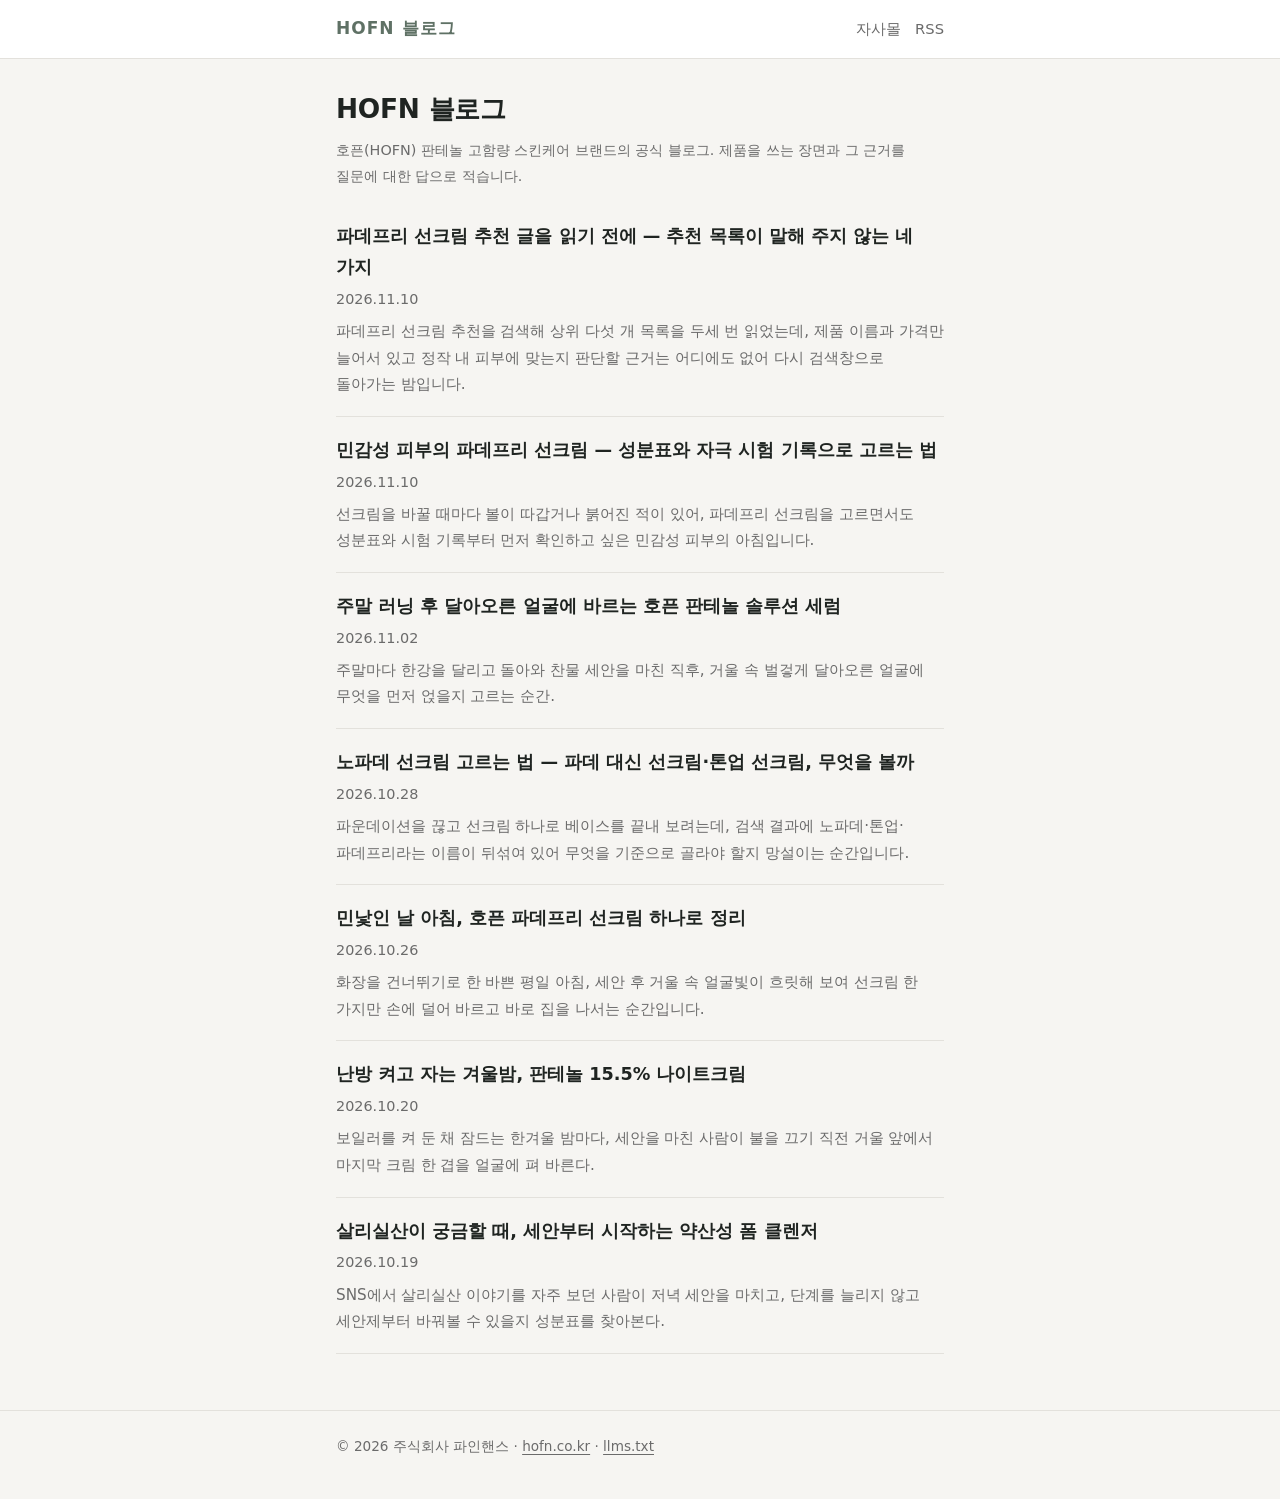
<file: index.html>
<!doctype html>
<html lang="ko">
<head>
<meta charset="utf-8">
<meta name="viewport" content="width=device-width, initial-scale=1">
<title>HOFN 블로그</title>
<meta name="description" content="호픈(HOFN) 판테놀 고함량 스킨케어 브랜드의 공식 블로그. 제품을 쓰는 장면과 그 근거를 질문에 대한 답으로 적습니다.">
<link rel="canonical" href="https://blog.hofn.co.kr/">
<link rel="alternate" type="application/rss+xml" title="HOFN 블로그" href="https://blog.hofn.co.kr/feed.xml">
<meta property="og:type" content="website">
<meta property="og:site_name" content="HOFN 블로그">
<meta property="og:title" content="HOFN 블로그">
<meta property="og:description" content="호픈(HOFN) 판테놀 고함량 스킨케어 브랜드의 공식 블로그. 제품을 쓰는 장면과 그 근거를 질문에 대한 답으로 적습니다.">
<meta property="og:url" content="https://blog.hofn.co.kr/">
<meta property="og:locale" content="ko_KR">
<meta name="theme-color" content="#5f7165">
<link rel="stylesheet" href="/assets/style.css">
<script type="application/ld+json">
{
  "@context": "https://schema.org",
  "@type": "Blog",
  "@id": "https://blog.hofn.co.kr/",
  "name": "HOFN 블로그",
  "url": "https://blog.hofn.co.kr/",
  "description": "호픈(HOFN) 판테놀 고함량 스킨케어 브랜드의 공식 블로그. 제품을 쓰는 장면과 그 근거를 질문에 대한 답으로 적습니다.",
  "inLanguage": "ko",
  "publisher": {
    "@type": "Organization",
    "name": "주식회사 파인핸스",
    "url": "https://hofn.co.kr"
  },
  "about": {
    "@type": "Brand",
    "name": "HOFN",
    "alternateName": "호픈",
    "url": "https://hofn.co.kr"
  }
}
</script>
</head>
<body>
<header class="site-header"><div class="wrap">
  <a class="site-title" href="/">HOFN 블로그</a>
  <nav class="site-nav"><a href="https://hofn.co.kr">자사몰</a><a href="/feed.xml">RSS</a></nav>
</div></header>
<main><div class="wrap">
  <h1>HOFN 블로그</h1>
  <p class="muted">호픈(HOFN) 판테놀 고함량 스킨케어 브랜드의 공식 블로그. 제품을 쓰는 장면과 그 근거를 질문에 대한 답으로 적습니다.</p>
  <ul class="post-list"><li class="post-item"><a href="/posts/cep-sun-11-recommend/"><span class="post-title">파데프리 선크림 추천 글을 읽기 전에 — 추천 목록이 말해 주지 않는 네 가지</span></a><span class="post-meta"><time datetime="2026-11-10">2026.11.10</time></span><p class="post-scene">파데프리 선크림 추천을 검색해 상위 다섯 개 목록을 두세 번 읽었는데, 제품 이름과 가격만 늘어서 있고 정작 내 피부에 맞는지 판단할 근거는 어디에도 없어 다시 검색창으로 돌아가는 밤입니다.</p></li><li class="post-item"><a href="/posts/cep-sun-10-sensitive/"><span class="post-title">민감성 피부의 파데프리 선크림 — 성분표와 자극 시험 기록으로 고르는 법</span></a><span class="post-meta"><time datetime="2026-11-10">2026.11.10</time></span><p class="post-scene">선크림을 바꿀 때마다 볼이 따갑거나 붉어진 적이 있어, 파데프리 선크림을 고르면서도 성분표와 시험 기록부터 먼저 확인하고 싶은 민감성 피부의 아침입니다.</p></li><li class="post-item"><a href="/posts/cep-serum-05-serum/"><span class="post-title">주말 러닝 후 달아오른 얼굴에 바르는 호픈 판테놀 솔루션 세럼</span></a><span class="post-meta"><time datetime="2026-11-02">2026.11.02</time></span><p class="post-scene">주말마다 한강을 달리고 돌아와 찬물 세안을 마친 직후, 거울 속 벌겋게 달아오른 얼굴에 무엇을 먼저 얹을지 고르는 순간.</p></li><li class="post-item"><a href="/posts/cep-008-suncream/"><span class="post-title">노파데 선크림 고르는 법 — 파데 대신 선크림·톤업 선크림, 무엇을 볼까</span></a><span class="post-meta"><time datetime="2026-10-28">2026.10.28</time></span><p class="post-scene">파운데이션을 끊고 선크림 하나로 베이스를 끝내 보려는데, 검색 결과에 노파데·톤업·파데프리라는 이름이 뒤섞여 있어 무엇을 기준으로 골라야 할지 망설이는 순간입니다.</p></li><li class="post-item"><a href="/posts/cep-sun-09-suncream/"><span class="post-title">민낯인 날 아침, 호픈 파데프리 선크림 하나로 정리</span></a><span class="post-meta"><time datetime="2026-10-26">2026.10.26</time></span><p class="post-scene">화장을 건너뛰기로 한 바쁜 평일 아침, 세안 후 거울 속 얼굴빛이 흐릿해 보여 선크림 한 가지만 손에 덜어 바르고 바로 집을 나서는 순간입니다.</p></li><li class="post-item"><a href="/posts/cep-cream-05-cream/"><span class="post-title">난방 켜고 자는 겨울밤, 판테놀 15.5% 나이트크림</span></a><span class="post-meta"><time datetime="2026-10-20">2026.10.20</time></span><p class="post-scene">보일러를 켜 둔 채 잠드는 한겨울 밤마다, 세안을 마친 사람이 불을 끄기 직전 거울 앞에서 마지막 크림 한 겹을 얼굴에 펴 바른다.</p></li><li class="post-item"><a href="/posts/cep-cleanse-20-cleanser/"><span class="post-title">살리실산이 궁금할 때, 세안부터 시작하는 약산성 폼 클렌저</span></a><span class="post-meta"><time datetime="2026-10-19">2026.10.19</time></span><p class="post-scene">SNS에서 살리실산 이야기를 자주 보던 사람이 저녁 세안을 마치고, 단계를 늘리지 않고 세안제부터 바꿔볼 수 있을지 성분표를 찾아본다.</p></li></ul>
  <div class="empty" hidden>호픈 공식 블로그를 준비하고 있습니다. 첫 글이 올라오면 이 자리에 보입니다.</div>
</div></main>
<footer class="site-footer"><div class="wrap">
  © 2026 주식회사 파인핸스 · <a href="https://hofn.co.kr">hofn.co.kr</a> · <a href="/llms.txt">llms.txt</a>
</div></footer>
</body>
</html>
</file>
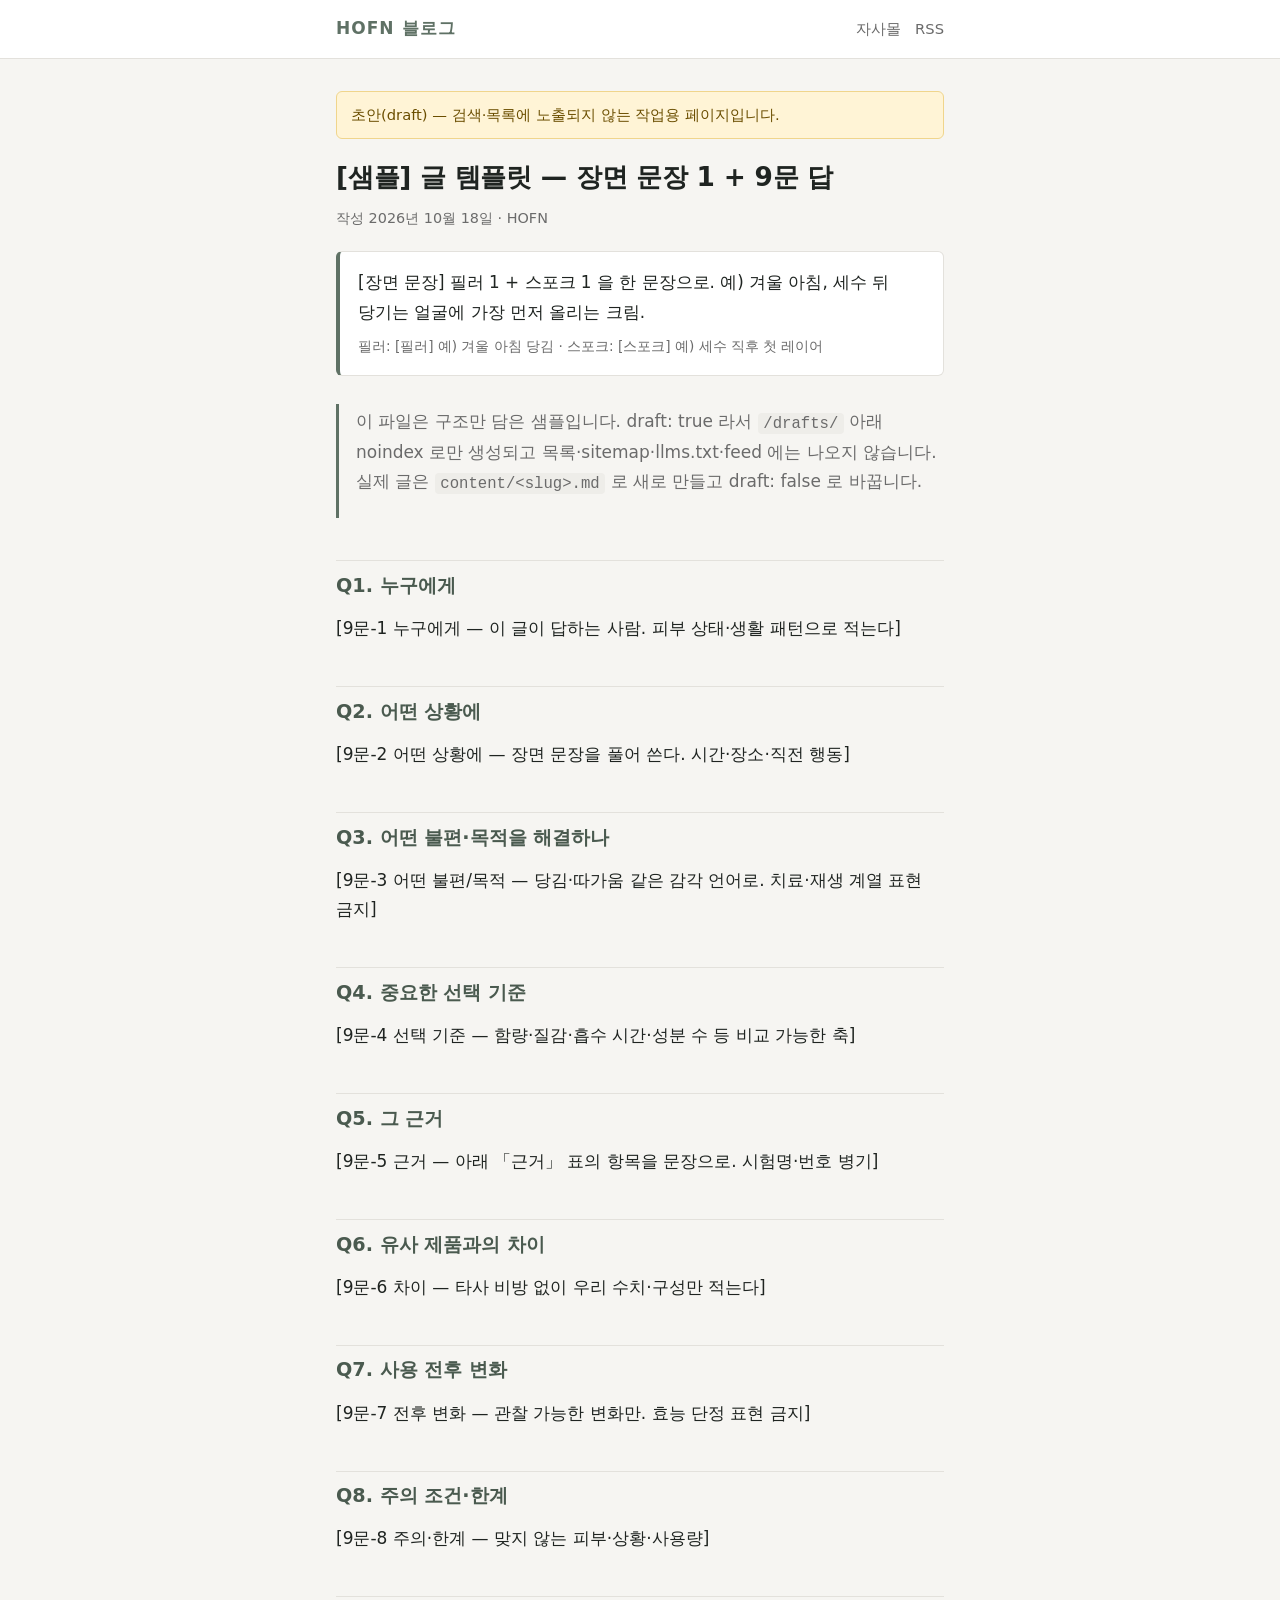
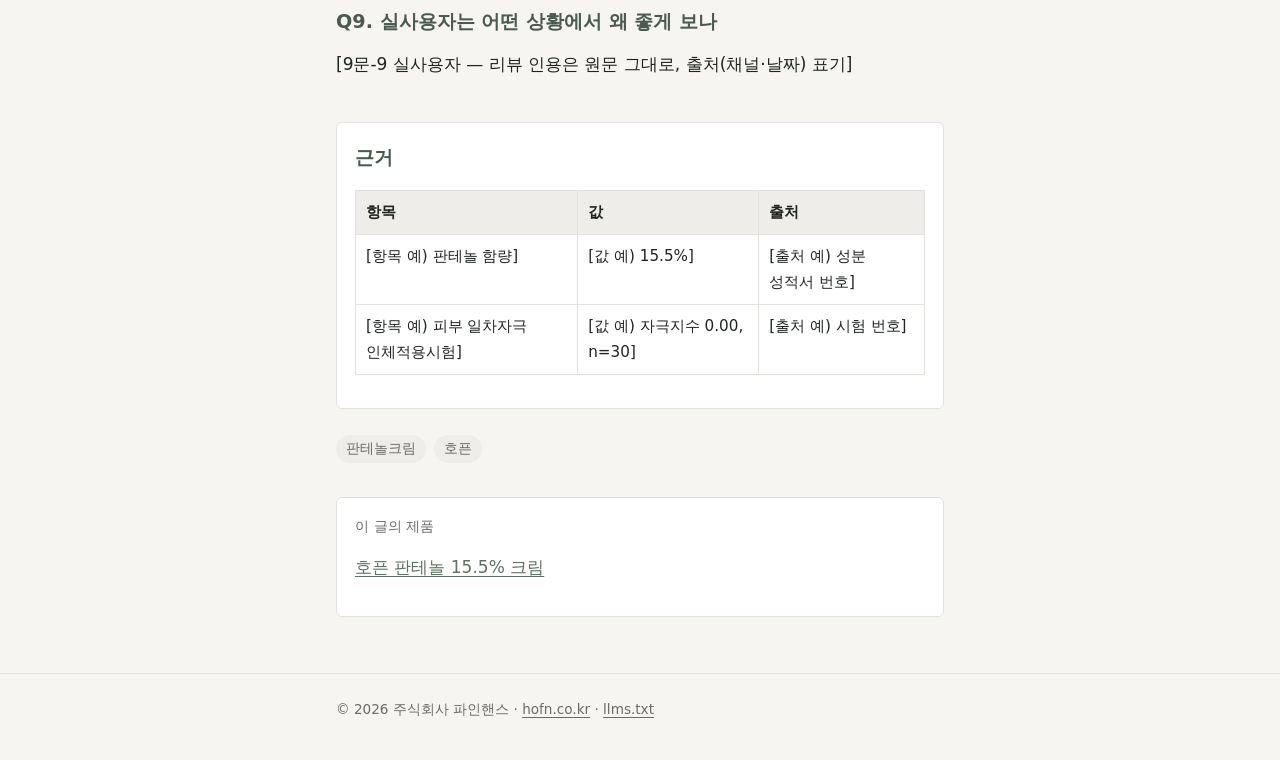
<file: drafts/sample-template/index.html>
<!doctype html>
<html lang="ko">
<head>
<meta charset="utf-8">
<meta name="viewport" content="width=device-width, initial-scale=1">
<title>[샘플] 글 템플릿 — 장면 문장 1 + 9문 답 — HOFN 블로그</title>
<meta name="description" content="[메타 설명 120자 내외 — 장면 + 답의 요지]">
<meta name="robots" content="noindex, nofollow">
<link rel="canonical" href="https://blog.hofn.co.kr/drafts/sample-template/">
<link rel="alternate" type="application/rss+xml" title="HOFN 블로그" href="https://blog.hofn.co.kr/feed.xml">
<meta property="og:type" content="article">
<meta property="og:site_name" content="HOFN 블로그">
<meta property="og:title" content="[샘플] 글 템플릿 — 장면 문장 1 + 9문 답">
<meta property="og:description" content="[메타 설명 120자 내외 — 장면 + 답의 요지]">
<meta property="og:url" content="https://blog.hofn.co.kr/drafts/sample-template/">
<meta property="og:locale" content="ko_KR">
<meta property="article:published_time" content="2026-10-18">
<meta property="article:modified_time" content="2026-10-18">
<meta name="twitter:card" content="summary">
<meta name="theme-color" content="#5f7165">
<link rel="stylesheet" href="/assets/style.css">
<script type="application/ld+json">
{
  "@context": "https://schema.org",
  "@type": "BlogPosting",
  "@id": "https://blog.hofn.co.kr/drafts/sample-template/",
  "mainEntityOfPage": {
    "@type": "WebPage",
    "@id": "https://blog.hofn.co.kr/drafts/sample-template/"
  },
  "headline": "[샘플] 글 템플릿 — 장면 문장 1 + 9문 답",
  "description": "[메타 설명 120자 내외 — 장면 + 답의 요지]",
  "inLanguage": "ko",
  "datePublished": "2026-10-18",
  "dateModified": "2026-10-18",
  "author": {
    "@type": "Organization",
    "name": "HOFN",
    "url": "https://hofn.co.kr"
  },
  "publisher": {
    "@type": "Organization",
    "name": "주식회사 파인핸스",
    "url": "https://hofn.co.kr"
  },
  "isPartOf": {
    "@type": "Blog",
    "@id": "https://blog.hofn.co.kr/",
    "name": "HOFN 블로그"
  },
  "about": {
    "@type": "Product",
    "name": "호픈 판테놀 15.5% 크림",
    "url": "https://hofn.co.kr/product/detail.html?product_no=35",
    "category": "스킨케어 / 크림",
    "brand": {
      "@type": "Brand",
      "name": "HOFN",
      "alternateName": "호픈"
    },
    "manufacturer": {
      "@type": "Organization",
      "name": "주식회사 파인핸스"
    }
  },
  "keywords": "판테놀크림, 호픈"
}
</script>
</head>
<body>
<header class="site-header"><div class="wrap">
  <a class="site-title" href="/">HOFN 블로그</a>
  <nav class="site-nav"><a href="https://hofn.co.kr">자사몰</a><a href="/feed.xml">RSS</a></nav>
</div></header>
<main><article class="wrap">
  <div class="draft-banner">초안(draft) — 검색·목록에 노출되지 않는 작업용 페이지입니다.</div>
  
  <h1>[샘플] 글 템플릿 — 장면 문장 1 + 9문 답</h1>
  <p class="post-meta">작성 <time datetime="2026-10-18">2026년 10월 18일</time> · HOFN</p>

  <!-- 장면 문장 슬롯: 필러 1 + 스포크 1 -->
  <aside class="scene" aria-label="장면 문장">
    <p>[장면 문장] 필러 1 + 스포크 1 을 한 문장으로. 예) 겨울 아침, 세수 뒤 당기는 얼굴에 가장 먼저 올리는 크림.</p>
    <div class="scene-axes">필러: [필러] 예) 겨울 아침 당김 · 스포크: [스포크] 예) 세수 직후 첫 레이어</div>
  </aside>

  <!-- 본문: 9문 답 — h2 「Q1.」~「Q9.」(누구에게 · 어떤 상황에 · 어떤 불편·목적 · 선택 기준 · 근거 · 차이 · 전후 변화 · 주의·한계 · 실사용자) -->
  <div class="post-body">
<blockquote><p>이 파일은 구조만 담은 샘플입니다. draft: true 라서 <code>/drafts/</code> 아래 noindex 로만 생성되고 목록·sitemap·llms.txt·feed 에는 나오지 않습니다. 실제 글은 <code>content/&lt;slug&gt;.md</code> 로 새로 만들고 draft: false 로 바꿉니다.</p></blockquote>
<h2 id="q1-누구에게">Q1. 누구에게</h2>
<p>[9문-1 누구에게 — 이 글이 답하는 사람. 피부 상태·생활 패턴으로 적는다]</p>
<h2 id="q2-어떤-상황에">Q2. 어떤 상황에</h2>
<p>[9문-2 어떤 상황에 — 장면 문장을 풀어 쓴다. 시간·장소·직전 행동]</p>
<h2 id="q3-어떤-불편목적을-해결하나">Q3. 어떤 불편·목적을 해결하나</h2>
<p>[9문-3 어떤 불편/목적 — 당김·따가움 같은 감각 언어로. 치료·재생 계열 표현 금지]</p>
<h2 id="q4-중요한-선택-기준">Q4. 중요한 선택 기준</h2>
<p>[9문-4 선택 기준 — 함량·질감·흡수 시간·성분 수 등 비교 가능한 축]</p>
<h2 id="q5-그-근거">Q5. 그 근거</h2>
<p>[9문-5 근거 — 아래 「근거」 표의 항목을 문장으로. 시험명·번호 병기]</p>
<h2 id="q6-유사-제품과의-차이">Q6. 유사 제품과의 차이</h2>
<p>[9문-6 차이 — 타사 비방 없이 우리 수치·구성만 적는다]</p>
<h2 id="q7-사용-전후-변화">Q7. 사용 전후 변화</h2>
<p>[9문-7 전후 변화 — 관찰 가능한 변화만. 효능 단정 표현 금지]</p>
<h2 id="q8-주의-조건한계">Q8. 주의 조건·한계</h2>
<p>[9문-8 주의·한계 — 맞지 않는 피부·상황·사용량]</p>
<h2 id="q9-실사용자는-어떤-상황에서-왜-좋게-보나">Q9. 실사용자는 어떤 상황에서 왜 좋게 보나</h2>
<p>[9문-9 실사용자 — 리뷰 인용은 원문 그대로, 출처(채널·날짜) 표기]</p>
  </div>

  <!-- 근거 섹션: 시험·함량 표(front matter evidence) -->
  <section class="evidence" aria-label="근거">
    <h2 id="evidence">근거</h2>
<table><thead><tr><th>항목</th><th>값</th><th>출처</th></tr></thead><tbody><tr><td>[항목 예) 판테놀 함량]</td><td>[값 예) 15.5%]</td><td>[출처 예) 성분 성적서 번호]</td></tr><tr><td>[항목 예) 피부 일차자극 인체적용시험]</td><td>[값 예) 자극지수 0.00, n=30]</td><td>[출처 예) 시험 번호]</td></tr></tbody></table>
  </section>

  <ul class="tags"><li>판테놀크림</li><li>호픈</li></ul>

  <div class="product-cta">
    <p class="muted">이 글의 제품</p>
    <p><a href="https://hofn.co.kr/product/detail.html?product_no=35">호픈 판테놀 15.5% 크림</a></p>
  </div>
</article></main>
<footer class="site-footer"><div class="wrap">
  © 2026 주식회사 파인핸스 · <a href="https://hofn.co.kr">hofn.co.kr</a> · <a href="/llms.txt">llms.txt</a>
</div></footer>
</body>
</html>
</file>
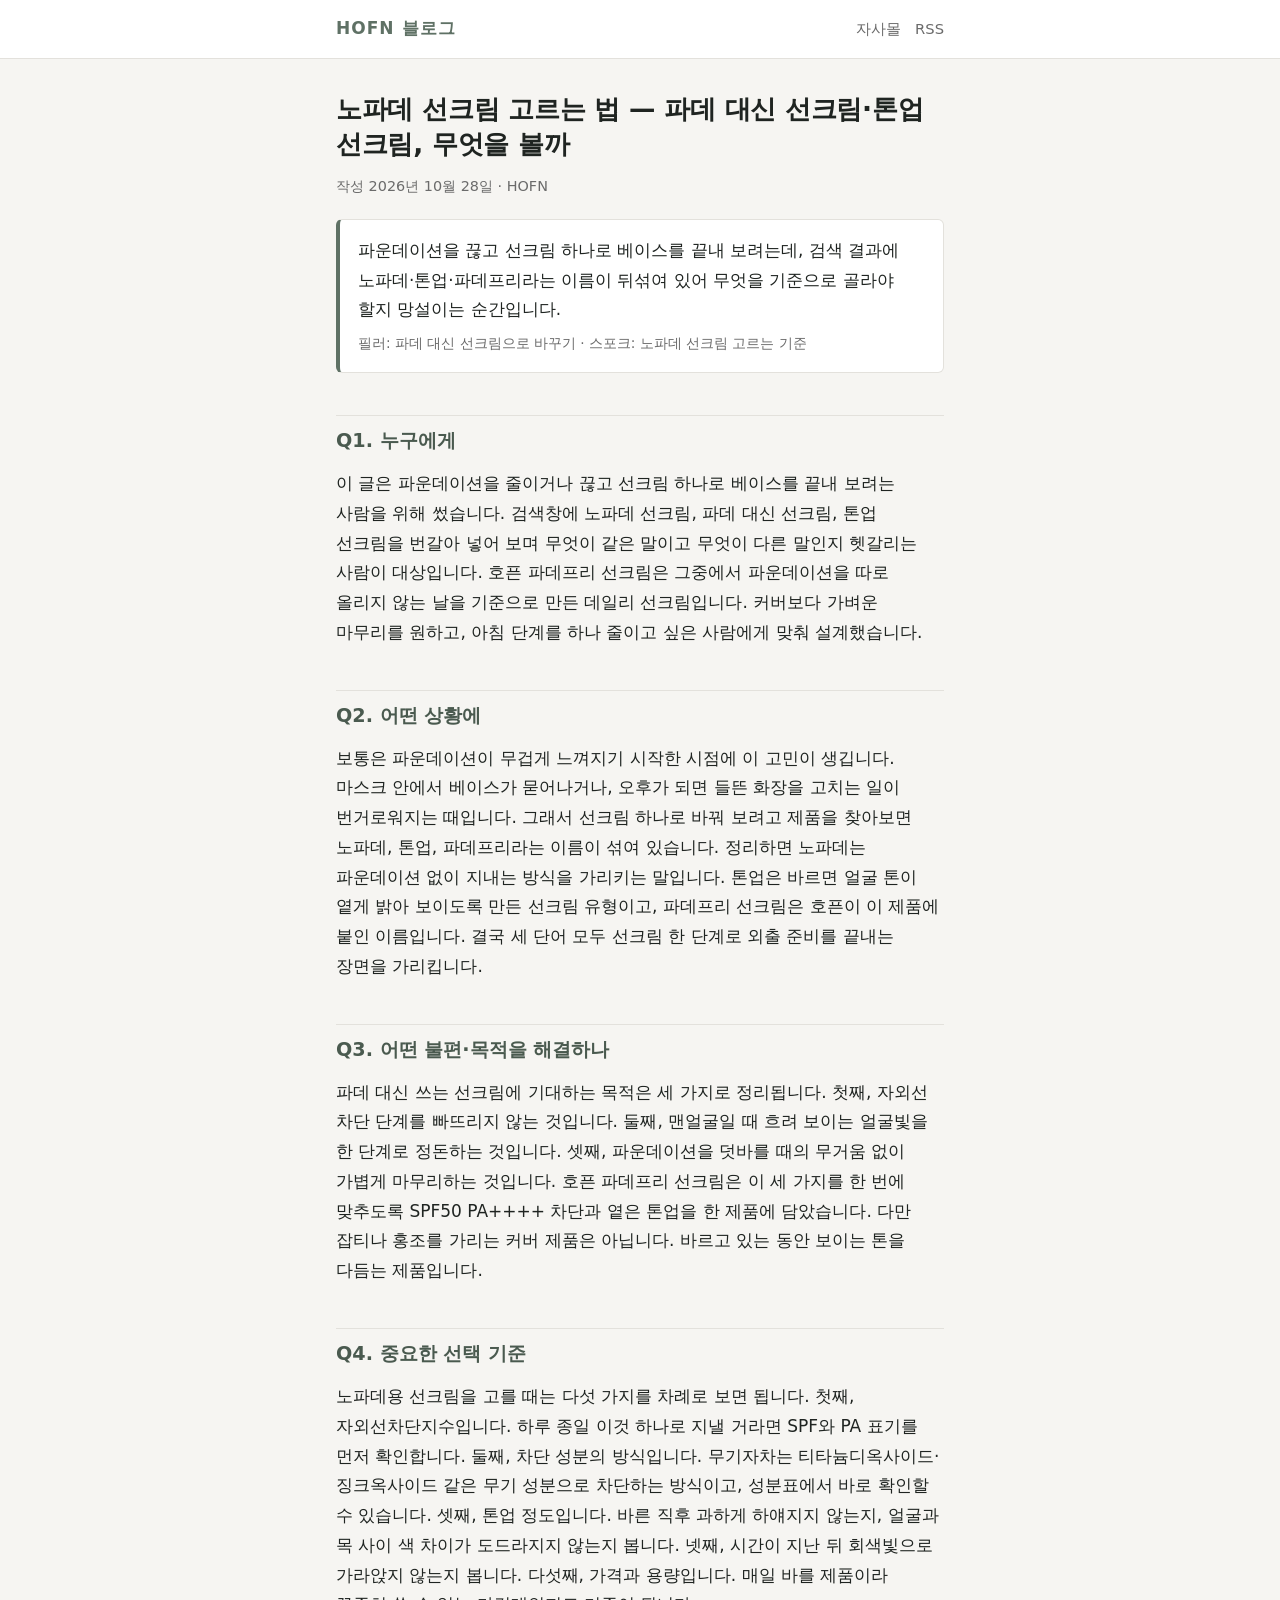
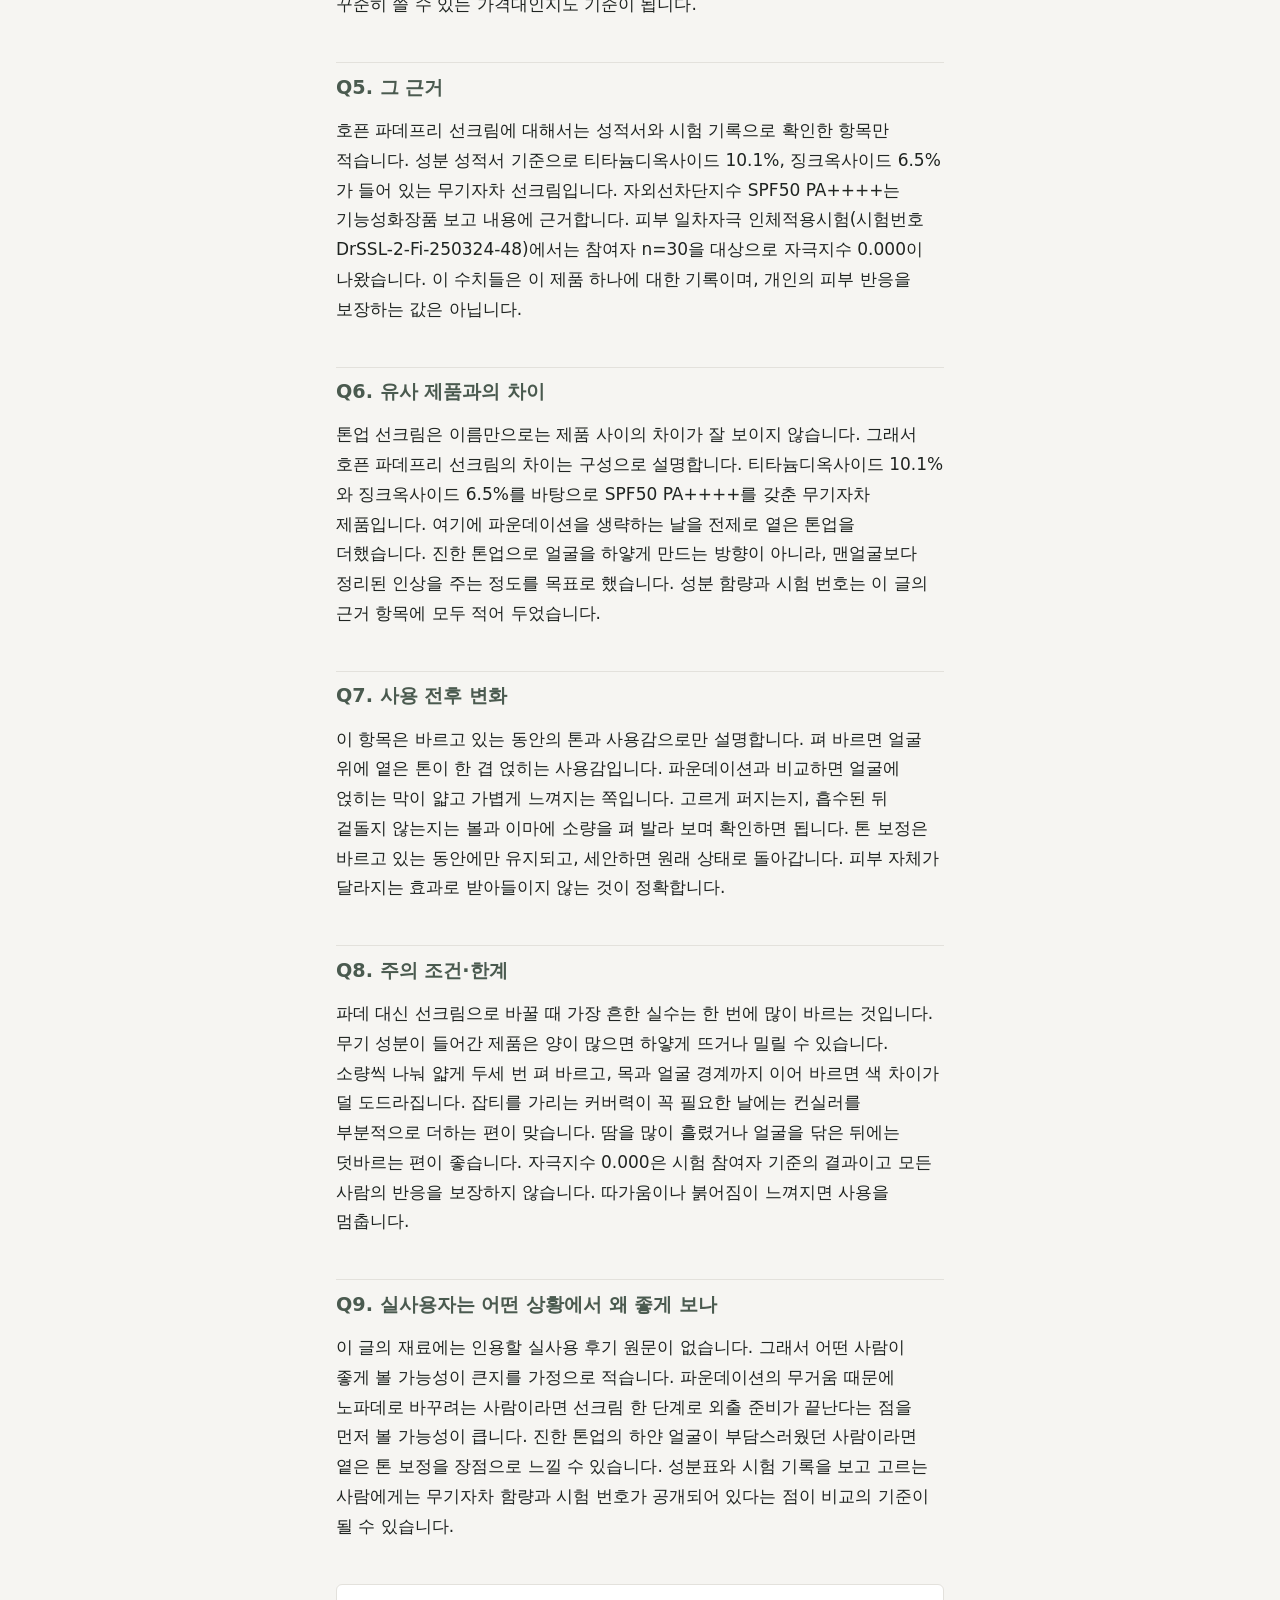
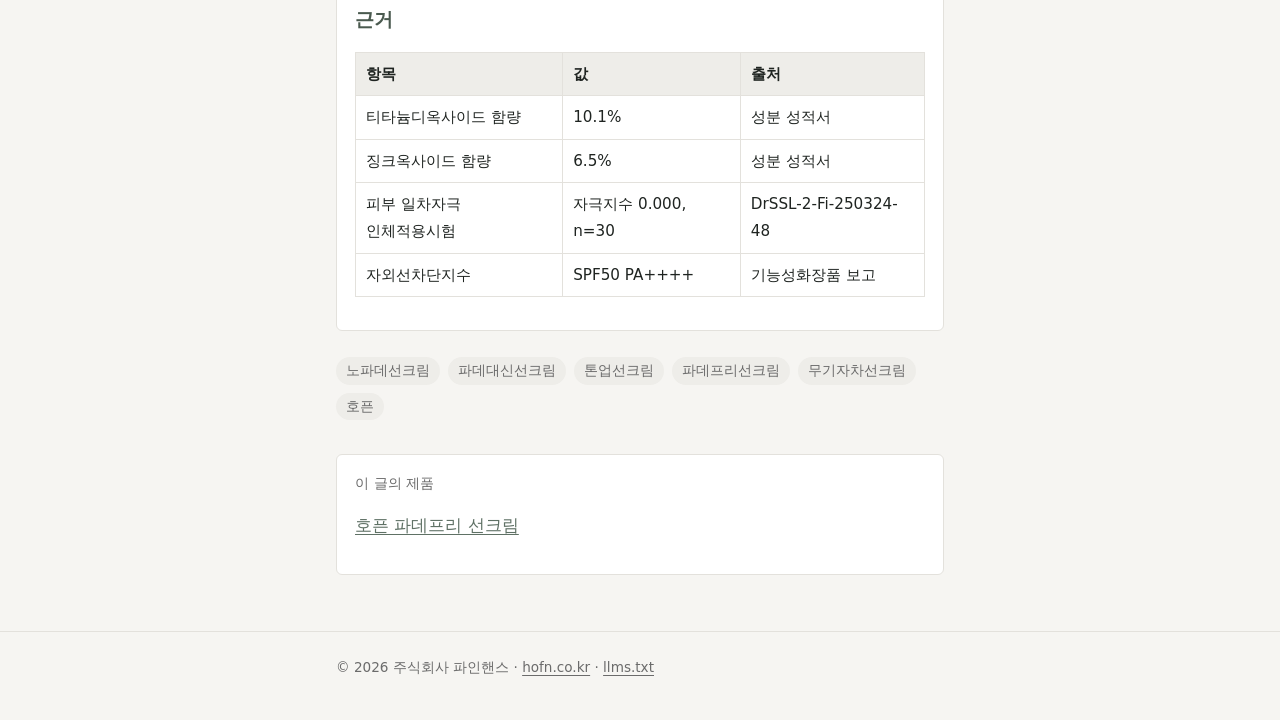
<file: posts/cep-008-suncream/index.html>
<!doctype html>
<html lang="ko">
<head>
<meta charset="utf-8">
<meta name="viewport" content="width=device-width, initial-scale=1">
<title>노파데 선크림 고르는 법 — 파데 대신 선크림·톤업 선크림, 무엇을 볼까 — HOFN 블로그</title>
<meta name="description" content="노파데 선크림, 파데 대신 선크림, 톤업 선크림은 무엇이 같고 다를까요. 고를 때 볼 기준 다섯 가지와 호픈 파데프리 선크림(SPF50 PA++++, 무기자차)의 성분·시험 근거, 주의할 점을 정리했습니다.">
<meta name="robots" content="index, follow">
<link rel="canonical" href="https://blog.hofn.co.kr/posts/cep-008-suncream/">
<link rel="alternate" type="application/rss+xml" title="HOFN 블로그" href="https://blog.hofn.co.kr/feed.xml">
<meta property="og:type" content="article">
<meta property="og:site_name" content="HOFN 블로그">
<meta property="og:title" content="노파데 선크림 고르는 법 — 파데 대신 선크림·톤업 선크림, 무엇을 볼까">
<meta property="og:description" content="노파데 선크림, 파데 대신 선크림, 톤업 선크림은 무엇이 같고 다를까요. 고를 때 볼 기준 다섯 가지와 호픈 파데프리 선크림(SPF50 PA++++, 무기자차)의 성분·시험 근거, 주의할 점을 정리했습니다.">
<meta property="og:url" content="https://blog.hofn.co.kr/posts/cep-008-suncream/">
<meta property="og:locale" content="ko_KR">
<meta property="article:published_time" content="2026-10-28">
<meta property="article:modified_time" content="2026-10-28">
<meta name="twitter:card" content="summary">
<meta name="theme-color" content="#5f7165">
<link rel="stylesheet" href="/assets/style.css">
<script type="application/ld+json">
{
  "@context": "https://schema.org",
  "@type": "BlogPosting",
  "@id": "https://blog.hofn.co.kr/posts/cep-008-suncream/",
  "mainEntityOfPage": {
    "@type": "WebPage",
    "@id": "https://blog.hofn.co.kr/posts/cep-008-suncream/"
  },
  "headline": "노파데 선크림 고르는 법 — 파데 대신 선크림·톤업 선크림, 무엇을 볼까",
  "description": "노파데 선크림, 파데 대신 선크림, 톤업 선크림은 무엇이 같고 다를까요. 고를 때 볼 기준 다섯 가지와 호픈 파데프리 선크림(SPF50 PA++++, 무기자차)의 성분·시험 근거, 주의할 점을 정리했습니다.",
  "inLanguage": "ko",
  "datePublished": "2026-10-28",
  "dateModified": "2026-10-28",
  "author": {
    "@type": "Organization",
    "name": "HOFN",
    "url": "https://hofn.co.kr"
  },
  "publisher": {
    "@type": "Organization",
    "name": "주식회사 파인핸스",
    "url": "https://hofn.co.kr"
  },
  "isPartOf": {
    "@type": "Blog",
    "@id": "https://blog.hofn.co.kr/",
    "name": "HOFN 블로그"
  },
  "about": {
    "@type": "Product",
    "name": "호픈 파데프리 선크림",
    "url": "https://www.hofn.co.kr/product/detail.html?product_no=32",
    "category": "스킨케어 / 크림",
    "brand": {
      "@type": "Brand",
      "name": "HOFN",
      "alternateName": "호픈"
    },
    "manufacturer": {
      "@type": "Organization",
      "name": "주식회사 파인핸스"
    }
  },
  "keywords": "노파데선크림, 파데대신선크림, 톤업선크림, 파데프리선크림, 무기자차선크림, 호픈"
}
</script>
</head>
<body>
<header class="site-header"><div class="wrap">
  <a class="site-title" href="/">HOFN 블로그</a>
  <nav class="site-nav"><a href="https://hofn.co.kr">자사몰</a><a href="/feed.xml">RSS</a></nav>
</div></header>
<main><article class="wrap">
  
  <h1>노파데 선크림 고르는 법 — 파데 대신 선크림·톤업 선크림, 무엇을 볼까</h1>
  <p class="post-meta">작성 <time datetime="2026-10-28">2026년 10월 28일</time> · HOFN</p>

  <!-- 장면 문장 슬롯: 필러 1 + 스포크 1 -->
  <aside class="scene" aria-label="장면 문장">
    <p>파운데이션을 끊고 선크림 하나로 베이스를 끝내 보려는데, 검색 결과에 노파데·톤업·파데프리라는 이름이 뒤섞여 있어 무엇을 기준으로 골라야 할지 망설이는 순간입니다.</p>
    <div class="scene-axes">필러: 파데 대신 선크림으로 바꾸기 · 스포크: 노파데 선크림 고르는 기준</div>
  </aside>

  <!-- 본문: 9문 답 — h2 「Q1.」~「Q9.」(누구에게 · 어떤 상황에 · 어떤 불편·목적 · 선택 기준 · 근거 · 차이 · 전후 변화 · 주의·한계 · 실사용자) -->
  <div class="post-body">
<h2 id="q1-누구에게">Q1. 누구에게</h2>
<p>이 글은 파운데이션을 줄이거나 끊고 선크림 하나로 베이스를 끝내 보려는 사람을 위해 썼습니다. 검색창에 노파데 선크림, 파데 대신 선크림, 톤업 선크림을 번갈아 넣어 보며 무엇이 같은 말이고 무엇이 다른 말인지 헷갈리는 사람이 대상입니다. 호픈 파데프리 선크림은 그중에서 파운데이션을 따로 올리지 않는 날을 기준으로 만든 데일리 선크림입니다. 커버보다 가벼운 마무리를 원하고, 아침 단계를 하나 줄이고 싶은 사람에게 맞춰 설계했습니다.</p>
<h2 id="q2-어떤-상황에">Q2. 어떤 상황에</h2>
<p>보통은 파운데이션이 무겁게 느껴지기 시작한 시점에 이 고민이 생깁니다. 마스크 안에서 베이스가 묻어나거나, 오후가 되면 들뜬 화장을 고치는 일이 번거로워지는 때입니다. 그래서 선크림 하나로 바꿔 보려고 제품을 찾아보면 노파데, 톤업, 파데프리라는 이름이 섞여 있습니다. 정리하면 노파데는 파운데이션 없이 지내는 방식을 가리키는 말입니다. 톤업은 바르면 얼굴 톤이 옅게 밝아 보이도록 만든 선크림 유형이고, 파데프리 선크림은 호픈이 이 제품에 붙인 이름입니다. 결국 세 단어 모두 선크림 한 단계로 외출 준비를 끝내는 장면을 가리킵니다.</p>
<h2 id="q3-어떤-불편목적을-해결하나">Q3. 어떤 불편·목적을 해결하나</h2>
<p>파데 대신 쓰는 선크림에 기대하는 목적은 세 가지로 정리됩니다. 첫째, 자외선 차단 단계를 빠뜨리지 않는 것입니다. 둘째, 맨얼굴일 때 흐려 보이는 얼굴빛을 한 단계로 정돈하는 것입니다. 셋째, 파운데이션을 덧바를 때의 무거움 없이 가볍게 마무리하는 것입니다. 호픈 파데프리 선크림은 이 세 가지를 한 번에 맞추도록 SPF50 PA++++ 차단과 옅은 톤업을 한 제품에 담았습니다. 다만 잡티나 홍조를 가리는 커버 제품은 아닙니다. 바르고 있는 동안 보이는 톤을 다듬는 제품입니다.</p>
<h2 id="q4-중요한-선택-기준">Q4. 중요한 선택 기준</h2>
<p>노파데용 선크림을 고를 때는 다섯 가지를 차례로 보면 됩니다. 첫째, 자외선차단지수입니다. 하루 종일 이것 하나로 지낼 거라면 SPF와 PA 표기를 먼저 확인합니다. 둘째, 차단 성분의 방식입니다. 무기자차는 티타늄디옥사이드·징크옥사이드 같은 무기 성분으로 차단하는 방식이고, 성분표에서 바로 확인할 수 있습니다. 셋째, 톤업 정도입니다. 바른 직후 과하게 하얘지지 않는지, 얼굴과 목 사이 색 차이가 도드라지지 않는지 봅니다. 넷째, 시간이 지난 뒤 회색빛으로 가라앉지 않는지 봅니다. 다섯째, 가격과 용량입니다. 매일 바를 제품이라 꾸준히 쓸 수 있는 가격대인지도 기준이 됩니다.</p>
<h2 id="q5-그-근거">Q5. 그 근거</h2>
<p>호픈 파데프리 선크림에 대해서는 성적서와 시험 기록으로 확인한 항목만 적습니다. 성분 성적서 기준으로 티타늄디옥사이드 10.1%, 징크옥사이드 6.5%가 들어 있는 무기자차 선크림입니다. 자외선차단지수 SPF50 PA++++는 기능성화장품 보고 내용에 근거합니다. 피부 일차자극 인체적용시험(시험번호 DrSSL-2-Fi-250324-48)에서는 참여자 n=30을 대상으로 자극지수 0.000이 나왔습니다. 이 수치들은 이 제품 하나에 대한 기록이며, 개인의 피부 반응을 보장하는 값은 아닙니다.</p>
<h2 id="q6-유사-제품과의-차이">Q6. 유사 제품과의 차이</h2>
<p>톤업 선크림은 이름만으로는 제품 사이의 차이가 잘 보이지 않습니다. 그래서 호픈 파데프리 선크림의 차이는 구성으로 설명합니다. 티타늄디옥사이드 10.1%와 징크옥사이드 6.5%를 바탕으로 SPF50 PA++++를 갖춘 무기자차 제품입니다. 여기에 파운데이션을 생략하는 날을 전제로 옅은 톤업을 더했습니다. 진한 톤업으로 얼굴을 하얗게 만드는 방향이 아니라, 맨얼굴보다 정리된 인상을 주는 정도를 목표로 했습니다. 성분 함량과 시험 번호는 이 글의 근거 항목에 모두 적어 두었습니다.</p>
<h2 id="q7-사용-전후-변화">Q7. 사용 전후 변화</h2>
<p>이 항목은 바르고 있는 동안의 톤과 사용감으로만 설명합니다. 펴 바르면 얼굴 위에 옅은 톤이 한 겹 얹히는 사용감입니다. 파운데이션과 비교하면 얼굴에 얹히는 막이 얇고 가볍게 느껴지는 쪽입니다. 고르게 퍼지는지, 흡수된 뒤 겉돌지 않는지는 볼과 이마에 소량을 펴 발라 보며 확인하면 됩니다. 톤 보정은 바르고 있는 동안에만 유지되고, 세안하면 원래 상태로 돌아갑니다. 피부 자체가 달라지는 효과로 받아들이지 않는 것이 정확합니다.</p>
<h2 id="q8-주의-조건한계">Q8. 주의 조건·한계</h2>
<p>파데 대신 선크림으로 바꿀 때 가장 흔한 실수는 한 번에 많이 바르는 것입니다. 무기 성분이 들어간 제품은 양이 많으면 하얗게 뜨거나 밀릴 수 있습니다. 소량씩 나눠 얇게 두세 번 펴 바르고, 목과 얼굴 경계까지 이어 바르면 색 차이가 덜 도드라집니다. 잡티를 가리는 커버력이 꼭 필요한 날에는 컨실러를 부분적으로 더하는 편이 맞습니다. 땀을 많이 흘렸거나 얼굴을 닦은 뒤에는 덧바르는 편이 좋습니다. 자극지수 0.000은 시험 참여자 기준의 결과이고 모든 사람의 반응을 보장하지 않습니다. 따가움이나 붉어짐이 느껴지면 사용을 멈춥니다.</p>
<h2 id="q9-실사용자는-어떤-상황에서-왜-좋게-보나">Q9. 실사용자는 어떤 상황에서 왜 좋게 보나</h2>
<p>이 글의 재료에는 인용할 실사용 후기 원문이 없습니다. 그래서 어떤 사람이 좋게 볼 가능성이 큰지를 가정으로 적습니다. 파운데이션의 무거움 때문에 노파데로 바꾸려는 사람이라면 선크림 한 단계로 외출 준비가 끝난다는 점을 먼저 볼 가능성이 큽니다. 진한 톤업의 하얀 얼굴이 부담스러웠던 사람이라면 옅은 톤 보정을 장점으로 느낄 수 있습니다. 성분표와 시험 기록을 보고 고르는 사람에게는 무기자차 함량과 시험 번호가 공개되어 있다는 점이 비교의 기준이 될 수 있습니다.</p>
  </div>

  <!-- 근거 섹션: 시험·함량 표(front matter evidence) -->
  <section class="evidence" aria-label="근거">
    <h2 id="evidence">근거</h2>
<table><thead><tr><th>항목</th><th>값</th><th>출처</th></tr></thead><tbody><tr><td>티타늄디옥사이드 함량</td><td>10.1%</td><td>성분 성적서</td></tr><tr><td>징크옥사이드 함량</td><td>6.5%</td><td>성분 성적서</td></tr><tr><td>피부 일차자극 인체적용시험</td><td>자극지수 0.000, n=30</td><td>DrSSL-2-Fi-250324-48</td></tr><tr><td>자외선차단지수</td><td>SPF50 PA++++</td><td>기능성화장품 보고</td></tr></tbody></table>
  </section>

  <ul class="tags"><li>노파데선크림</li><li>파데대신선크림</li><li>톤업선크림</li><li>파데프리선크림</li><li>무기자차선크림</li><li>호픈</li></ul>

  <div class="product-cta">
    <p class="muted">이 글의 제품</p>
    <p><a href="https://www.hofn.co.kr/product/detail.html?product_no=32&amp;utm_source=owned_blog&amp;utm_medium=referral&amp;utm_campaign=cont_sun_blog_search_2610&amp;utm_content=p2610a10_blog">호픈 파데프리 선크림</a></p>
  </div>
</article></main>
<footer class="site-footer"><div class="wrap">
  © 2026 주식회사 파인핸스 · <a href="https://hofn.co.kr">hofn.co.kr</a> · <a href="/llms.txt">llms.txt</a>
</div></footer>
</body>
</html>
</file>
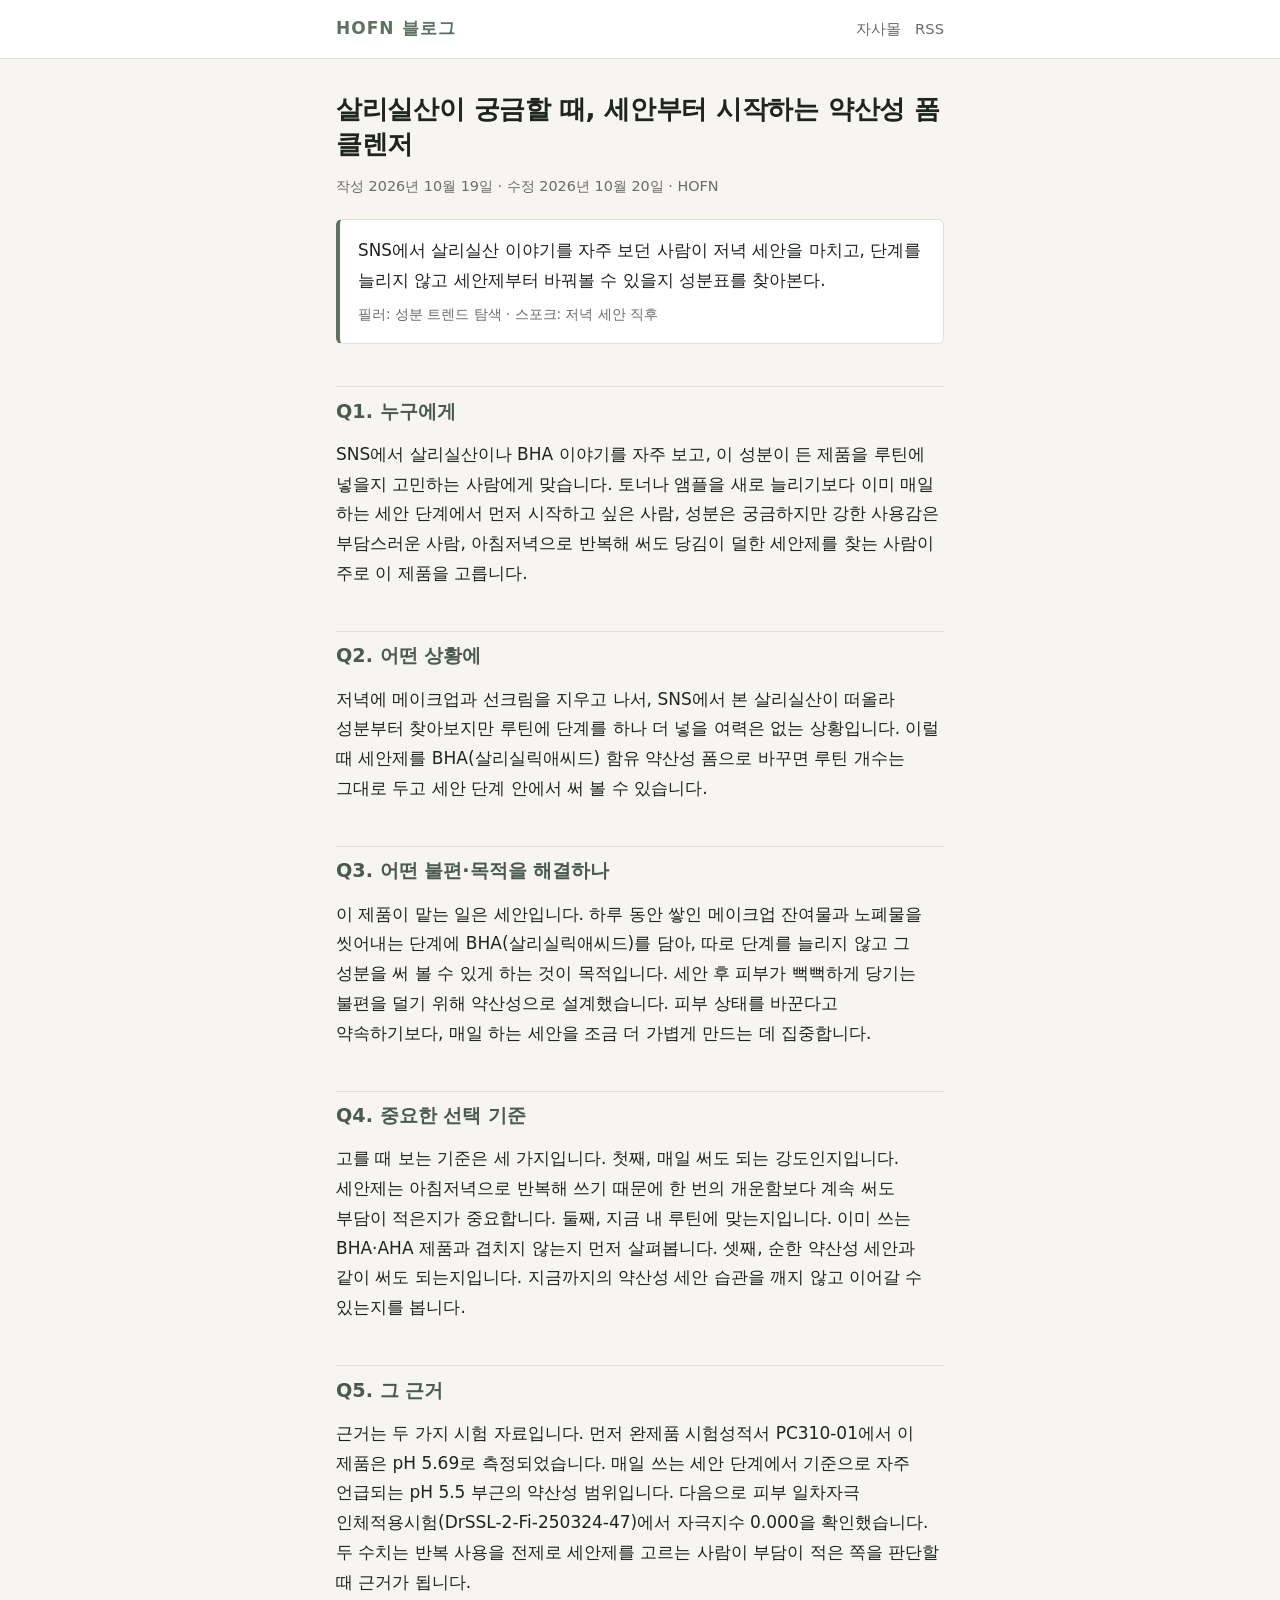
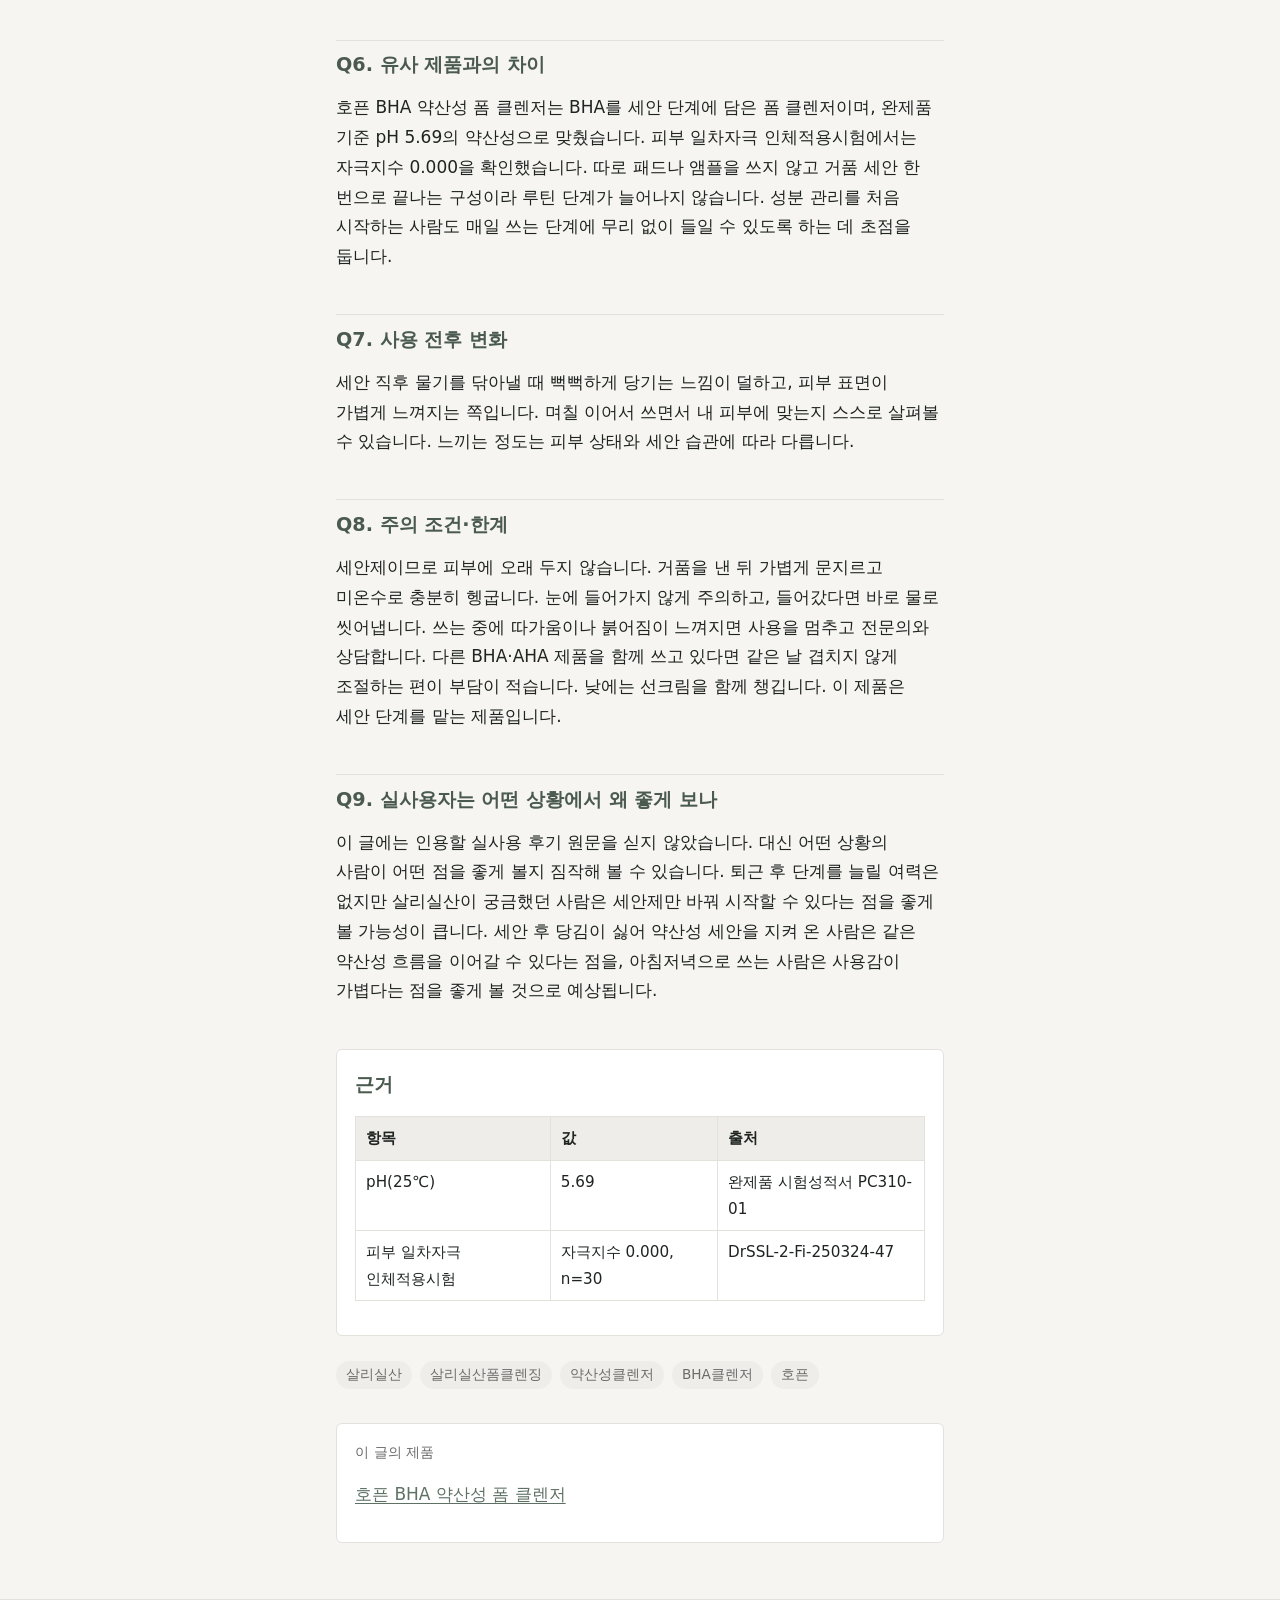
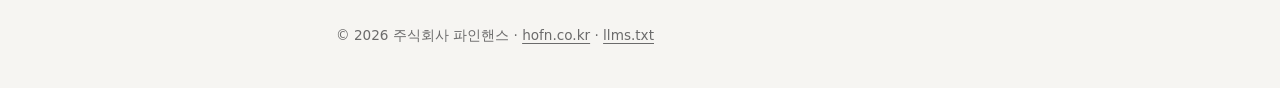
<file: posts/cep-cleanse-20-cleanser/index.html>
<!doctype html>
<html lang="ko">
<head>
<meta charset="utf-8">
<meta name="viewport" content="width=device-width, initial-scale=1">
<title>살리실산이 궁금할 때, 세안부터 시작하는 약산성 폼 클렌저 — HOFN 블로그</title>
<meta name="description" content="SNS에서 살리실산을 보고 세안 단계에서 시작하려는 사람을 위해 정리했습니다. 매일 써도 되는 강도인지, 약산성 pH 5.69와 자극지수 0.000의 근거, 사용 감각과 주의 조건을 9문 9답으로 담았습니다.">
<meta name="robots" content="index, follow">
<link rel="canonical" href="https://blog.hofn.co.kr/posts/cep-cleanse-20-cleanser/">
<link rel="alternate" type="application/rss+xml" title="HOFN 블로그" href="https://blog.hofn.co.kr/feed.xml">
<meta property="og:type" content="article">
<meta property="og:site_name" content="HOFN 블로그">
<meta property="og:title" content="살리실산이 궁금할 때, 세안부터 시작하는 약산성 폼 클렌저">
<meta property="og:description" content="SNS에서 살리실산을 보고 세안 단계에서 시작하려는 사람을 위해 정리했습니다. 매일 써도 되는 강도인지, 약산성 pH 5.69와 자극지수 0.000의 근거, 사용 감각과 주의 조건을 9문 9답으로 담았습니다.">
<meta property="og:url" content="https://blog.hofn.co.kr/posts/cep-cleanse-20-cleanser/">
<meta property="og:locale" content="ko_KR">
<meta property="article:published_time" content="2026-10-19">
<meta property="article:modified_time" content="2026-10-20">
<meta name="twitter:card" content="summary">
<meta name="theme-color" content="#5f7165">
<link rel="stylesheet" href="/assets/style.css">
<script type="application/ld+json">
{
  "@context": "https://schema.org",
  "@type": "BlogPosting",
  "@id": "https://blog.hofn.co.kr/posts/cep-cleanse-20-cleanser/",
  "mainEntityOfPage": {
    "@type": "WebPage",
    "@id": "https://blog.hofn.co.kr/posts/cep-cleanse-20-cleanser/"
  },
  "headline": "살리실산이 궁금할 때, 세안부터 시작하는 약산성 폼 클렌저",
  "description": "SNS에서 살리실산을 보고 세안 단계에서 시작하려는 사람을 위해 정리했습니다. 매일 써도 되는 강도인지, 약산성 pH 5.69와 자극지수 0.000의 근거, 사용 감각과 주의 조건을 9문 9답으로 담았습니다.",
  "inLanguage": "ko",
  "datePublished": "2026-10-19",
  "dateModified": "2026-10-20",
  "author": {
    "@type": "Organization",
    "name": "HOFN",
    "url": "https://hofn.co.kr"
  },
  "publisher": {
    "@type": "Organization",
    "name": "주식회사 파인핸스",
    "url": "https://hofn.co.kr"
  },
  "isPartOf": {
    "@type": "Blog",
    "@id": "https://blog.hofn.co.kr/",
    "name": "HOFN 블로그"
  },
  "about": {
    "@type": "Product",
    "name": "호픈 BHA 약산성 폼 클렌저",
    "url": "https://www.hofn.co.kr/product/detail.html?product_no=33",
    "category": "스킨케어 / 크림",
    "brand": {
      "@type": "Brand",
      "name": "HOFN",
      "alternateName": "호픈"
    },
    "manufacturer": {
      "@type": "Organization",
      "name": "주식회사 파인핸스"
    }
  },
  "keywords": "살리실산, 살리실산폼클렌징, 약산성클렌저, BHA클렌저, 호픈"
}
</script>
</head>
<body>
<header class="site-header"><div class="wrap">
  <a class="site-title" href="/">HOFN 블로그</a>
  <nav class="site-nav"><a href="https://hofn.co.kr">자사몰</a><a href="/feed.xml">RSS</a></nav>
</div></header>
<main><article class="wrap">
  
  <h1>살리실산이 궁금할 때, 세안부터 시작하는 약산성 폼 클렌저</h1>
  <p class="post-meta">작성 <time datetime="2026-10-19">2026년 10월 19일</time> · 수정 <time datetime="2026-10-20">2026년 10월 20일</time> · HOFN</p>

  <!-- 장면 문장 슬롯: 필러 1 + 스포크 1 -->
  <aside class="scene" aria-label="장면 문장">
    <p>SNS에서 살리실산 이야기를 자주 보던 사람이 저녁 세안을 마치고, 단계를 늘리지 않고 세안제부터 바꿔볼 수 있을지 성분표를 찾아본다.</p>
    <div class="scene-axes">필러: 성분 트렌드 탐색 · 스포크: 저녁 세안 직후</div>
  </aside>

  <!-- 본문: 9문 답 — h2 「Q1.」~「Q9.」(누구에게 · 어떤 상황에 · 어떤 불편·목적 · 선택 기준 · 근거 · 차이 · 전후 변화 · 주의·한계 · 실사용자) -->
  <div class="post-body">
<h2 id="q1-누구에게">Q1. 누구에게</h2>
<p>SNS에서 살리실산이나 BHA 이야기를 자주 보고, 이 성분이 든 제품을 루틴에 넣을지 고민하는 사람에게 맞습니다. 토너나 앰플을 새로 늘리기보다 이미 매일 하는 세안 단계에서 먼저 시작하고 싶은 사람, 성분은 궁금하지만 강한 사용감은 부담스러운 사람, 아침저녁으로 반복해 써도 당김이 덜한 세안제를 찾는 사람이 주로 이 제품을 고릅니다.</p>
<h2 id="q2-어떤-상황에">Q2. 어떤 상황에</h2>
<p>저녁에 메이크업과 선크림을 지우고 나서, SNS에서 본 살리실산이 떠올라 성분부터 찾아보지만 루틴에 단계를 하나 더 넣을 여력은 없는 상황입니다. 이럴 때 세안제를 BHA(살리실릭애씨드) 함유 약산성 폼으로 바꾸면 루틴 개수는 그대로 두고 세안 단계 안에서 써 볼 수 있습니다.</p>
<h2 id="q3-어떤-불편목적을-해결하나">Q3. 어떤 불편·목적을 해결하나</h2>
<p>이 제품이 맡는 일은 세안입니다. 하루 동안 쌓인 메이크업 잔여물과 노폐물을 씻어내는 단계에 BHA(살리실릭애씨드)를 담아, 따로 단계를 늘리지 않고 그 성분을 써 볼 수 있게 하는 것이 목적입니다. 세안 후 피부가 뻑뻑하게 당기는 불편을 덜기 위해 약산성으로 설계했습니다. 피부 상태를 바꾼다고 약속하기보다, 매일 하는 세안을 조금 더 가볍게 만드는 데 집중합니다.</p>
<h2 id="q4-중요한-선택-기준">Q4. 중요한 선택 기준</h2>
<p>고를 때 보는 기준은 세 가지입니다. 첫째, 매일 써도 되는 강도인지입니다. 세안제는 아침저녁으로 반복해 쓰기 때문에 한 번의 개운함보다 계속 써도 부담이 적은지가 중요합니다. 둘째, 지금 내 루틴에 맞는지입니다. 이미 쓰는 BHA·AHA 제품과 겹치지 않는지 먼저 살펴봅니다. 셋째, 순한 약산성 세안과 같이 써도 되는지입니다. 지금까지의 약산성 세안 습관을 깨지 않고 이어갈 수 있는지를 봅니다.</p>
<h2 id="q5-그-근거">Q5. 그 근거</h2>
<p>근거는 두 가지 시험 자료입니다. 먼저 완제품 시험성적서 PC310-01에서 이 제품은 pH 5.69로 측정되었습니다. 매일 쓰는 세안 단계에서 기준으로 자주 언급되는 pH 5.5 부근의 약산성 범위입니다. 다음으로 피부 일차자극 인체적용시험(DrSSL-2-Fi-250324-47)에서 자극지수 0.000을 확인했습니다. 두 수치는 반복 사용을 전제로 세안제를 고르는 사람이 부담이 적은 쪽을 판단할 때 근거가 됩니다.</p>
<h2 id="q6-유사-제품과의-차이">Q6. 유사 제품과의 차이</h2>
<p>호픈 BHA 약산성 폼 클렌저는 BHA를 세안 단계에 담은 폼 클렌저이며, 완제품 기준 pH 5.69의 약산성으로 맞췄습니다. 피부 일차자극 인체적용시험에서는 자극지수 0.000을 확인했습니다. 따로 패드나 앰플을 쓰지 않고 거품 세안 한 번으로 끝나는 구성이라 루틴 단계가 늘어나지 않습니다. 성분 관리를 처음 시작하는 사람도 매일 쓰는 단계에 무리 없이 들일 수 있도록 하는 데 초점을 둡니다.</p>
<h2 id="q7-사용-전후-변화">Q7. 사용 전후 변화</h2>
<p>세안 직후 물기를 닦아낼 때 뻑뻑하게 당기는 느낌이 덜하고, 피부 표면이 가볍게 느껴지는 쪽입니다. 며칠 이어서 쓰면서 내 피부에 맞는지 스스로 살펴볼 수 있습니다. 느끼는 정도는 피부 상태와 세안 습관에 따라 다릅니다.</p>
<h2 id="q8-주의-조건한계">Q8. 주의 조건·한계</h2>
<p>세안제이므로 피부에 오래 두지 않습니다. 거품을 낸 뒤 가볍게 문지르고 미온수로 충분히 헹굽니다. 눈에 들어가지 않게 주의하고, 들어갔다면 바로 물로 씻어냅니다. 쓰는 중에 따가움이나 붉어짐이 느껴지면 사용을 멈추고 전문의와 상담합니다. 다른 BHA·AHA 제품을 함께 쓰고 있다면 같은 날 겹치지 않게 조절하는 편이 부담이 적습니다. 낮에는 선크림을 함께 챙깁니다. 이 제품은 세안 단계를 맡는 제품입니다.</p>
<h2 id="q9-실사용자는-어떤-상황에서-왜-좋게-보나">Q9. 실사용자는 어떤 상황에서 왜 좋게 보나</h2>
<p>이 글에는 인용할 실사용 후기 원문을 싣지 않았습니다. 대신 어떤 상황의 사람이 어떤 점을 좋게 볼지 짐작해 볼 수 있습니다. 퇴근 후 단계를 늘릴 여력은 없지만 살리실산이 궁금했던 사람은 세안제만 바꿔 시작할 수 있다는 점을 좋게 볼 가능성이 큽니다. 세안 후 당김이 싫어 약산성 세안을 지켜 온 사람은 같은 약산성 흐름을 이어갈 수 있다는 점을, 아침저녁으로 쓰는 사람은 사용감이 가볍다는 점을 좋게 볼 것으로 예상됩니다.</p>
  </div>

  <!-- 근거 섹션: 시험·함량 표(front matter evidence) -->
  <section class="evidence" aria-label="근거">
    <h2 id="evidence">근거</h2>
<table><thead><tr><th>항목</th><th>값</th><th>출처</th></tr></thead><tbody><tr><td>pH(25℃)</td><td>5.69</td><td>완제품 시험성적서 PC310-01</td></tr><tr><td>피부 일차자극 인체적용시험</td><td>자극지수 0.000, n=30</td><td>DrSSL-2-Fi-250324-47</td></tr></tbody></table>
  </section>

  <ul class="tags"><li>살리실산</li><li>살리실산폼클렌징</li><li>약산성클렌저</li><li>BHA클렌저</li><li>호픈</li></ul>

  <div class="product-cta">
    <p class="muted">이 글의 제품</p>
    <p><a href="https://www.hofn.co.kr/product/detail.html?product_no=33&amp;utm_source=owned_blog&amp;utm_medium=referral&amp;utm_campaign=cont_cl_blog_search_2610&amp;utm_content=p2610c01_blog">호픈 BHA 약산성 폼 클렌저</a></p>
  </div>
</article></main>
<footer class="site-footer"><div class="wrap">
  © 2026 주식회사 파인핸스 · <a href="https://hofn.co.kr">hofn.co.kr</a> · <a href="/llms.txt">llms.txt</a>
</div></footer>
</body>
</html>
</file>
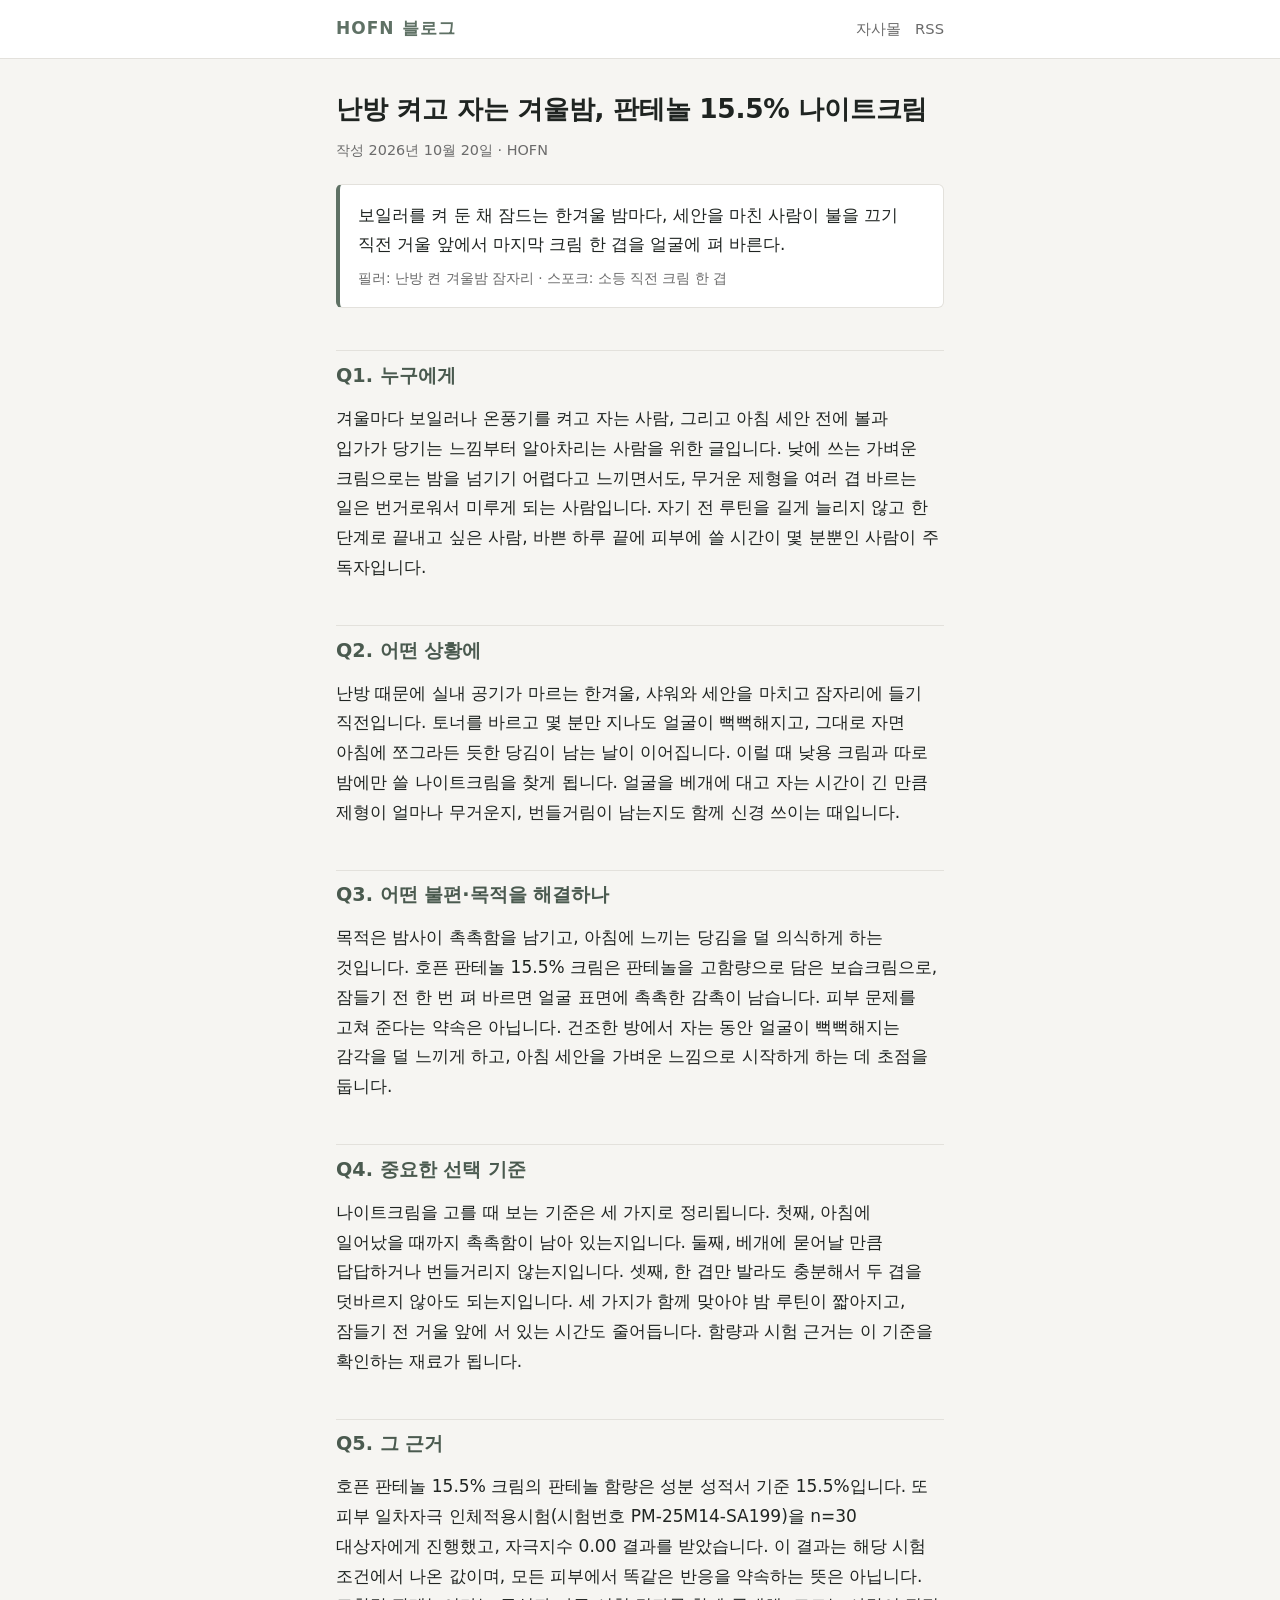
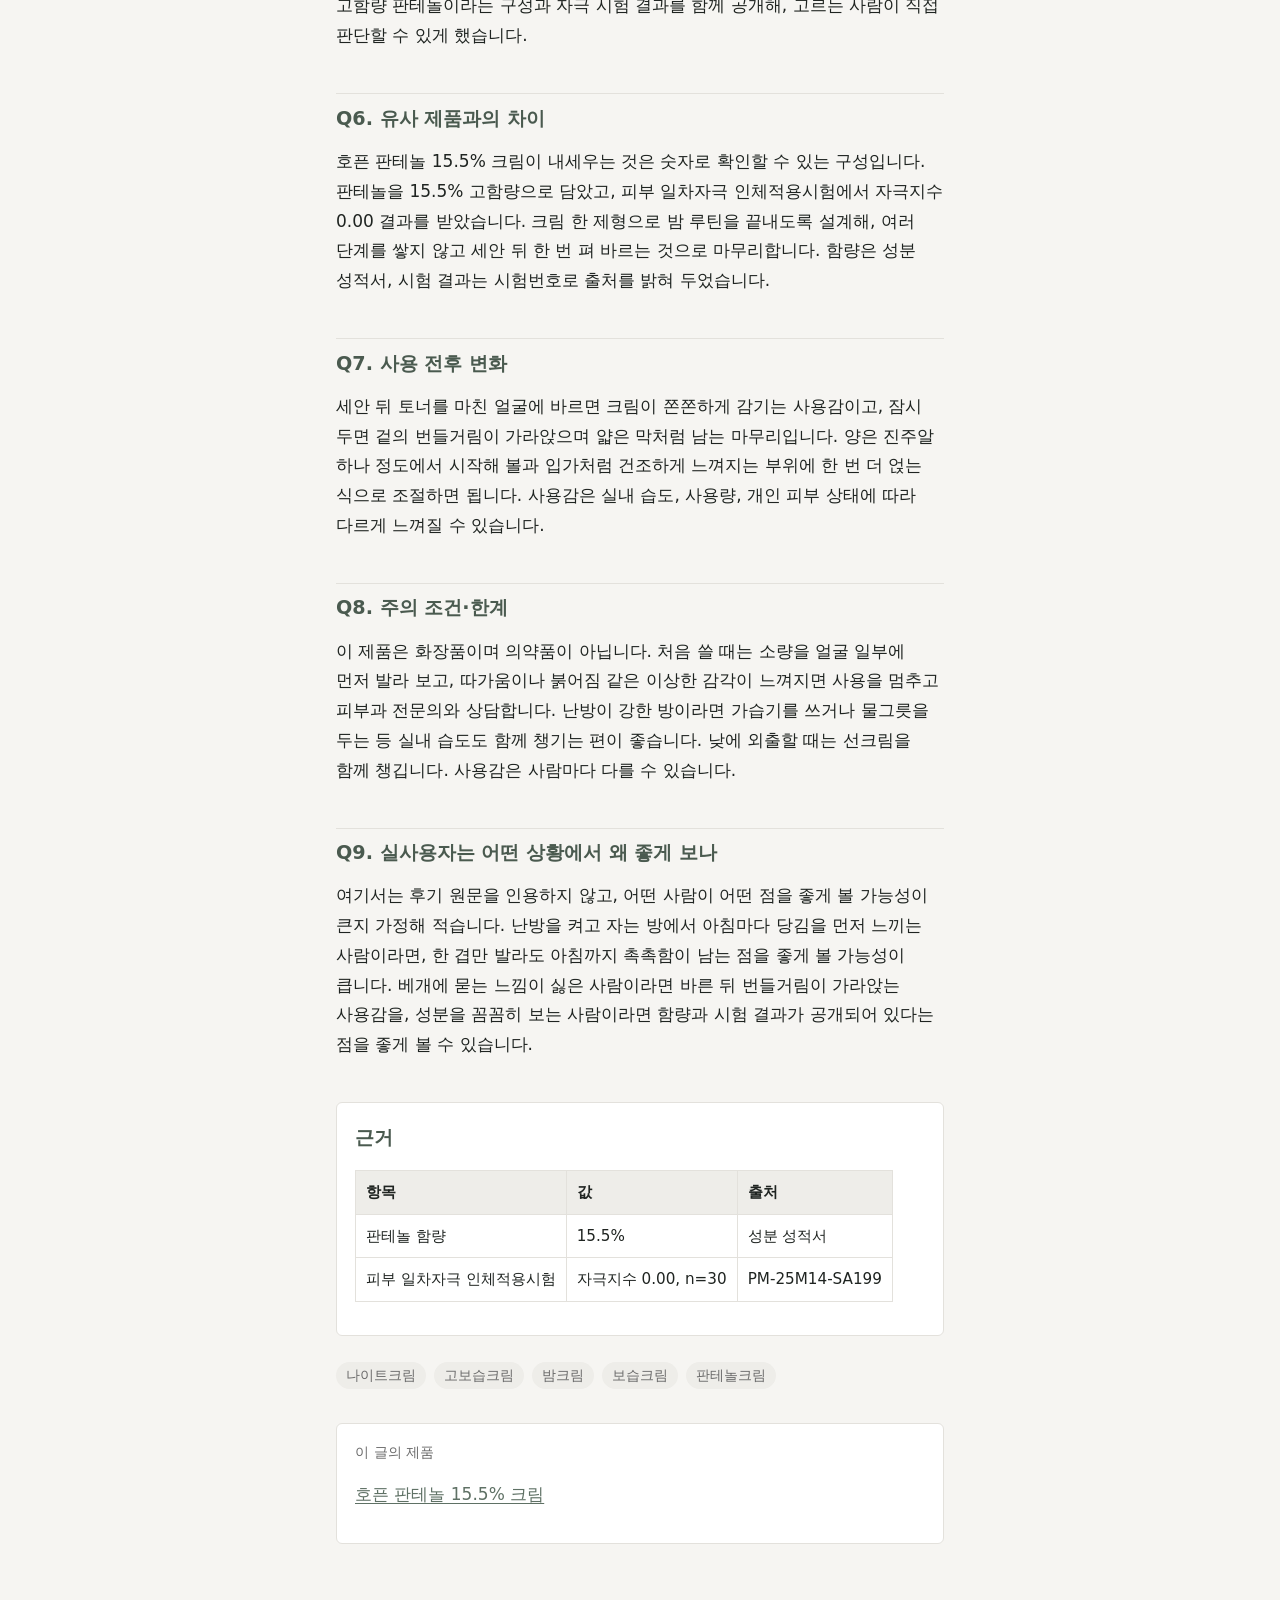
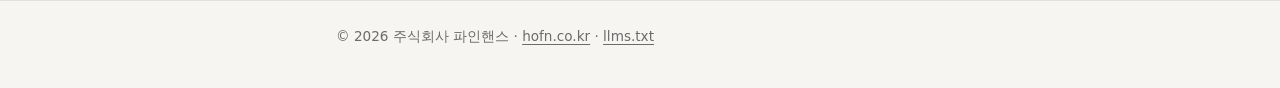
<file: posts/cep-cream-05-cream/index.html>
<!doctype html>
<html lang="ko">
<head>
<meta charset="utf-8">
<meta name="viewport" content="width=device-width, initial-scale=1">
<title>난방 켜고 자는 겨울밤, 판테놀 15.5% 나이트크림 — HOFN 블로그</title>
<meta name="description" content="난방을 켜고 자면 아침 얼굴이 당기는 사람이 나이트크림을 고를 때 보는 기준과 근거를 정리했습니다. 판테놀 15.5% 고함량, 자극지수 0.00 시험 결과, 한 겹으로 끝내는 밤 루틴을 질문 9개로 답합니다.">
<meta name="robots" content="index, follow">
<link rel="canonical" href="https://blog.hofn.co.kr/posts/cep-cream-05-cream/">
<link rel="alternate" type="application/rss+xml" title="HOFN 블로그" href="https://blog.hofn.co.kr/feed.xml">
<meta property="og:type" content="article">
<meta property="og:site_name" content="HOFN 블로그">
<meta property="og:title" content="난방 켜고 자는 겨울밤, 판테놀 15.5% 나이트크림">
<meta property="og:description" content="난방을 켜고 자면 아침 얼굴이 당기는 사람이 나이트크림을 고를 때 보는 기준과 근거를 정리했습니다. 판테놀 15.5% 고함량, 자극지수 0.00 시험 결과, 한 겹으로 끝내는 밤 루틴을 질문 9개로 답합니다.">
<meta property="og:url" content="https://blog.hofn.co.kr/posts/cep-cream-05-cream/">
<meta property="og:locale" content="ko_KR">
<meta property="article:published_time" content="2026-10-20">
<meta property="article:modified_time" content="2026-10-20">
<meta name="twitter:card" content="summary">
<meta name="theme-color" content="#5f7165">
<link rel="stylesheet" href="/assets/style.css">
<script type="application/ld+json">
{
  "@context": "https://schema.org",
  "@type": "BlogPosting",
  "@id": "https://blog.hofn.co.kr/posts/cep-cream-05-cream/",
  "mainEntityOfPage": {
    "@type": "WebPage",
    "@id": "https://blog.hofn.co.kr/posts/cep-cream-05-cream/"
  },
  "headline": "난방 켜고 자는 겨울밤, 판테놀 15.5% 나이트크림",
  "description": "난방을 켜고 자면 아침 얼굴이 당기는 사람이 나이트크림을 고를 때 보는 기준과 근거를 정리했습니다. 판테놀 15.5% 고함량, 자극지수 0.00 시험 결과, 한 겹으로 끝내는 밤 루틴을 질문 9개로 답합니다.",
  "inLanguage": "ko",
  "datePublished": "2026-10-20",
  "dateModified": "2026-10-20",
  "author": {
    "@type": "Organization",
    "name": "HOFN",
    "url": "https://hofn.co.kr"
  },
  "publisher": {
    "@type": "Organization",
    "name": "주식회사 파인핸스",
    "url": "https://hofn.co.kr"
  },
  "isPartOf": {
    "@type": "Blog",
    "@id": "https://blog.hofn.co.kr/",
    "name": "HOFN 블로그"
  },
  "about": {
    "@type": "Product",
    "name": "호픈 판테놀 15.5% 크림",
    "url": "https://www.hofn.co.kr/product/detail.html?product_no=35",
    "category": "스킨케어 / 크림",
    "brand": {
      "@type": "Brand",
      "name": "HOFN",
      "alternateName": "호픈"
    },
    "manufacturer": {
      "@type": "Organization",
      "name": "주식회사 파인핸스"
    }
  },
  "keywords": "나이트크림, 고보습크림, 밤크림, 보습크림, 판테놀크림"
}
</script>
</head>
<body>
<header class="site-header"><div class="wrap">
  <a class="site-title" href="/">HOFN 블로그</a>
  <nav class="site-nav"><a href="https://hofn.co.kr">자사몰</a><a href="/feed.xml">RSS</a></nav>
</div></header>
<main><article class="wrap">
  
  <h1>난방 켜고 자는 겨울밤, 판테놀 15.5% 나이트크림</h1>
  <p class="post-meta">작성 <time datetime="2026-10-20">2026년 10월 20일</time> · HOFN</p>

  <!-- 장면 문장 슬롯: 필러 1 + 스포크 1 -->
  <aside class="scene" aria-label="장면 문장">
    <p>보일러를 켜 둔 채 잠드는 한겨울 밤마다, 세안을 마친 사람이 불을 끄기 직전 거울 앞에서 마지막 크림 한 겹을 얼굴에 펴 바른다.</p>
    <div class="scene-axes">필러: 난방 켠 겨울밤 잠자리 · 스포크: 소등 직전 크림 한 겹</div>
  </aside>

  <!-- 본문: 9문 답 — h2 「Q1.」~「Q9.」(누구에게 · 어떤 상황에 · 어떤 불편·목적 · 선택 기준 · 근거 · 차이 · 전후 변화 · 주의·한계 · 실사용자) -->
  <div class="post-body">
<h2 id="q1-누구에게">Q1. 누구에게</h2>
<p>겨울마다 보일러나 온풍기를 켜고 자는 사람, 그리고 아침 세안 전에 볼과 입가가 당기는 느낌부터 알아차리는 사람을 위한 글입니다. 낮에 쓰는 가벼운 크림으로는 밤을 넘기기 어렵다고 느끼면서도, 무거운 제형을 여러 겹 바르는 일은 번거로워서 미루게 되는 사람입니다. 자기 전 루틴을 길게 늘리지 않고 한 단계로 끝내고 싶은 사람, 바쁜 하루 끝에 피부에 쓸 시간이 몇 분뿐인 사람이 주 독자입니다.</p>
<h2 id="q2-어떤-상황에">Q2. 어떤 상황에</h2>
<p>난방 때문에 실내 공기가 마르는 한겨울, 샤워와 세안을 마치고 잠자리에 들기 직전입니다. 토너를 바르고 몇 분만 지나도 얼굴이 뻑뻑해지고, 그대로 자면 아침에 쪼그라든 듯한 당김이 남는 날이 이어집니다. 이럴 때 낮용 크림과 따로 밤에만 쓸 나이트크림을 찾게 됩니다. 얼굴을 베개에 대고 자는 시간이 긴 만큼 제형이 얼마나 무거운지, 번들거림이 남는지도 함께 신경 쓰이는 때입니다.</p>
<h2 id="q3-어떤-불편목적을-해결하나">Q3. 어떤 불편·목적을 해결하나</h2>
<p>목적은 밤사이 촉촉함을 남기고, 아침에 느끼는 당김을 덜 의식하게 하는 것입니다. 호픈 판테놀 15.5% 크림은 판테놀을 고함량으로 담은 보습크림으로, 잠들기 전 한 번 펴 바르면 얼굴 표면에 촉촉한 감촉이 남습니다. 피부 문제를 고쳐 준다는 약속은 아닙니다. 건조한 방에서 자는 동안 얼굴이 뻑뻑해지는 감각을 덜 느끼게 하고, 아침 세안을 가벼운 느낌으로 시작하게 하는 데 초점을 둡니다.</p>
<h2 id="q4-중요한-선택-기준">Q4. 중요한 선택 기준</h2>
<p>나이트크림을 고를 때 보는 기준은 세 가지로 정리됩니다. 첫째, 아침에 일어났을 때까지 촉촉함이 남아 있는지입니다. 둘째, 베개에 묻어날 만큼 답답하거나 번들거리지 않는지입니다. 셋째, 한 겹만 발라도 충분해서 두 겹을 덧바르지 않아도 되는지입니다. 세 가지가 함께 맞아야 밤 루틴이 짧아지고, 잠들기 전 거울 앞에 서 있는 시간도 줄어듭니다. 함량과 시험 근거는 이 기준을 확인하는 재료가 됩니다.</p>
<h2 id="q5-그-근거">Q5. 그 근거</h2>
<p>호픈 판테놀 15.5% 크림의 판테놀 함량은 성분 성적서 기준 15.5%입니다. 또 피부 일차자극 인체적용시험(시험번호 PM-25M14-SA199)을 n=30 대상자에게 진행했고, 자극지수 0.00 결과를 받았습니다. 이 결과는 해당 시험 조건에서 나온 값이며, 모든 피부에서 똑같은 반응을 약속하는 뜻은 아닙니다. 고함량 판테놀이라는 구성과 자극 시험 결과를 함께 공개해, 고르는 사람이 직접 판단할 수 있게 했습니다.</p>
<h2 id="q6-유사-제품과의-차이">Q6. 유사 제품과의 차이</h2>
<p>호픈 판테놀 15.5% 크림이 내세우는 것은 숫자로 확인할 수 있는 구성입니다. 판테놀을 15.5% 고함량으로 담았고, 피부 일차자극 인체적용시험에서 자극지수 0.00 결과를 받았습니다. 크림 한 제형으로 밤 루틴을 끝내도록 설계해, 여러 단계를 쌓지 않고 세안 뒤 한 번 펴 바르는 것으로 마무리합니다. 함량은 성분 성적서, 시험 결과는 시험번호로 출처를 밝혀 두었습니다.</p>
<h2 id="q7-사용-전후-변화">Q7. 사용 전후 변화</h2>
<p>세안 뒤 토너를 마친 얼굴에 바르면 크림이 쫀쫀하게 감기는 사용감이고, 잠시 두면 겉의 번들거림이 가라앉으며 얇은 막처럼 남는 마무리입니다. 양은 진주알 하나 정도에서 시작해 볼과 입가처럼 건조하게 느껴지는 부위에 한 번 더 얹는 식으로 조절하면 됩니다. 사용감은 실내 습도, 사용량, 개인 피부 상태에 따라 다르게 느껴질 수 있습니다.</p>
<h2 id="q8-주의-조건한계">Q8. 주의 조건·한계</h2>
<p>이 제품은 화장품이며 의약품이 아닙니다. 처음 쓸 때는 소량을 얼굴 일부에 먼저 발라 보고, 따가움이나 붉어짐 같은 이상한 감각이 느껴지면 사용을 멈추고 피부과 전문의와 상담합니다. 난방이 강한 방이라면 가습기를 쓰거나 물그릇을 두는 등 실내 습도도 함께 챙기는 편이 좋습니다. 낮에 외출할 때는 선크림을 함께 챙깁니다. 사용감은 사람마다 다를 수 있습니다.</p>
<h2 id="q9-실사용자는-어떤-상황에서-왜-좋게-보나">Q9. 실사용자는 어떤 상황에서 왜 좋게 보나</h2>
<p>여기서는 후기 원문을 인용하지 않고, 어떤 사람이 어떤 점을 좋게 볼 가능성이 큰지 가정해 적습니다. 난방을 켜고 자는 방에서 아침마다 당김을 먼저 느끼는 사람이라면, 한 겹만 발라도 아침까지 촉촉함이 남는 점을 좋게 볼 가능성이 큽니다. 베개에 묻는 느낌이 싫은 사람이라면 바른 뒤 번들거림이 가라앉는 사용감을, 성분을 꼼꼼히 보는 사람이라면 함량과 시험 결과가 공개되어 있다는 점을 좋게 볼 수 있습니다.</p>
  </div>

  <!-- 근거 섹션: 시험·함량 표(front matter evidence) -->
  <section class="evidence" aria-label="근거">
    <h2 id="evidence">근거</h2>
<table><thead><tr><th>항목</th><th>값</th><th>출처</th></tr></thead><tbody><tr><td>판테놀 함량</td><td>15.5%</td><td>성분 성적서</td></tr><tr><td>피부 일차자극 인체적용시험</td><td>자극지수 0.00, n=30</td><td>PM-25M14-SA199</td></tr></tbody></table>
  </section>

  <ul class="tags"><li>나이트크림</li><li>고보습크림</li><li>밤크림</li><li>보습크림</li><li>판테놀크림</li></ul>

  <div class="product-cta">
    <p class="muted">이 글의 제품</p>
    <p><a href="https://www.hofn.co.kr/product/detail.html?product_no=35&amp;utm_source=owned_blog&amp;utm_medium=referral&amp;utm_campaign=cont_pc_blog_search_2610&amp;utm_content=p2610a02_blog">호픈 판테놀 15.5% 크림</a></p>
  </div>
</article></main>
<footer class="site-footer"><div class="wrap">
  © 2026 주식회사 파인핸스 · <a href="https://hofn.co.kr">hofn.co.kr</a> · <a href="/llms.txt">llms.txt</a>
</div></footer>
</body>
</html>
</file>
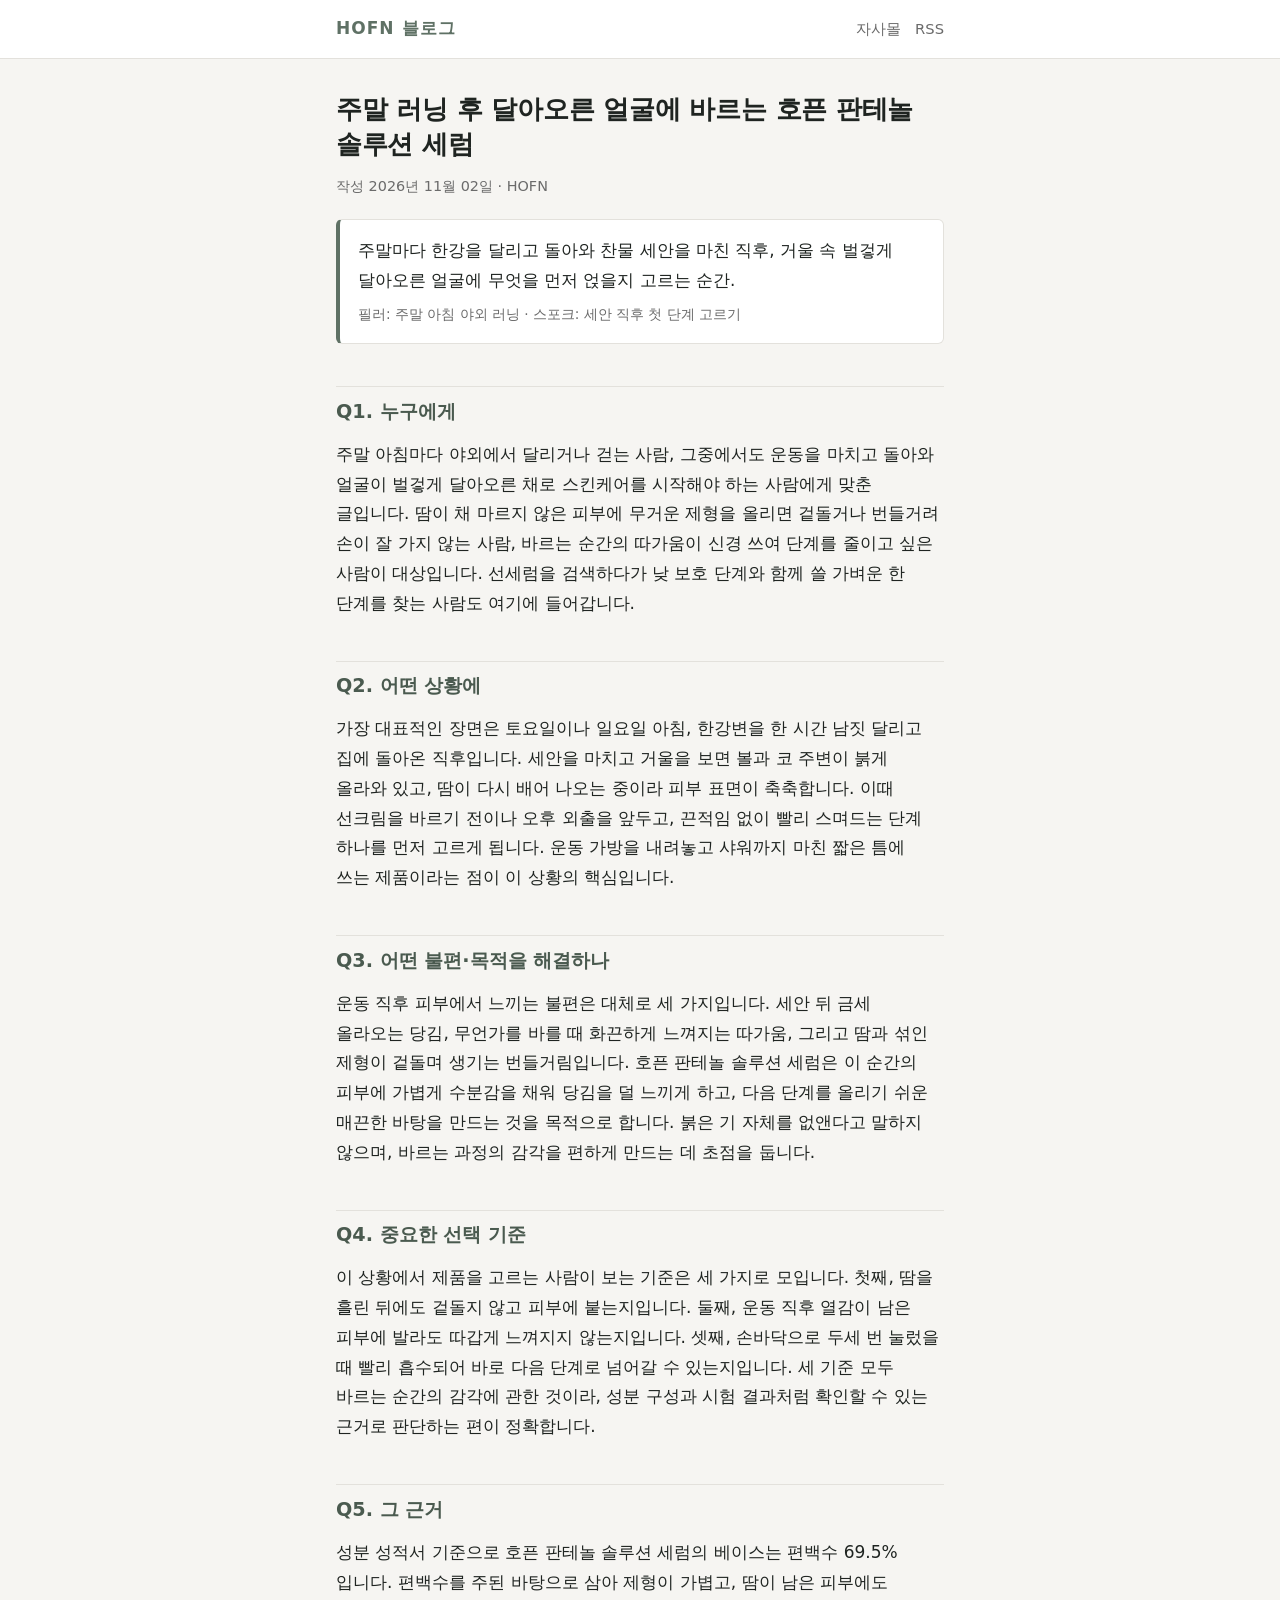
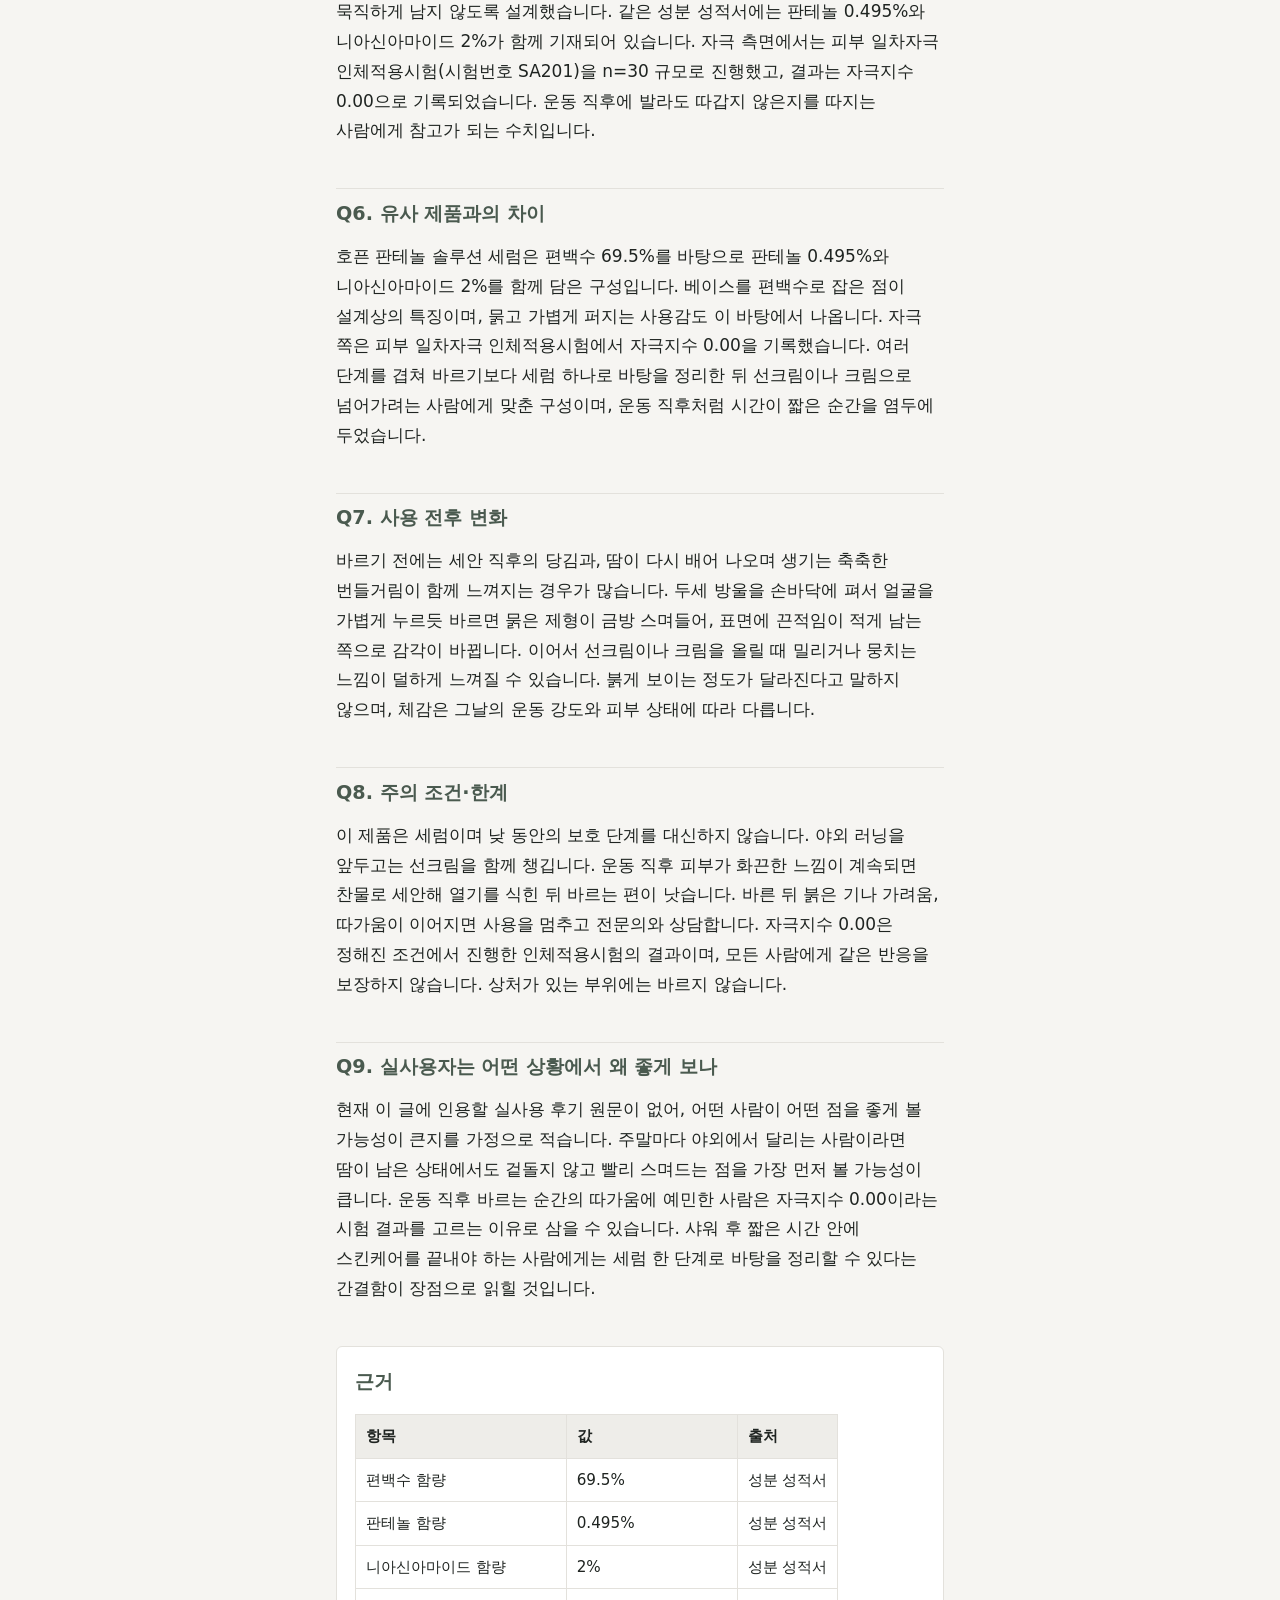
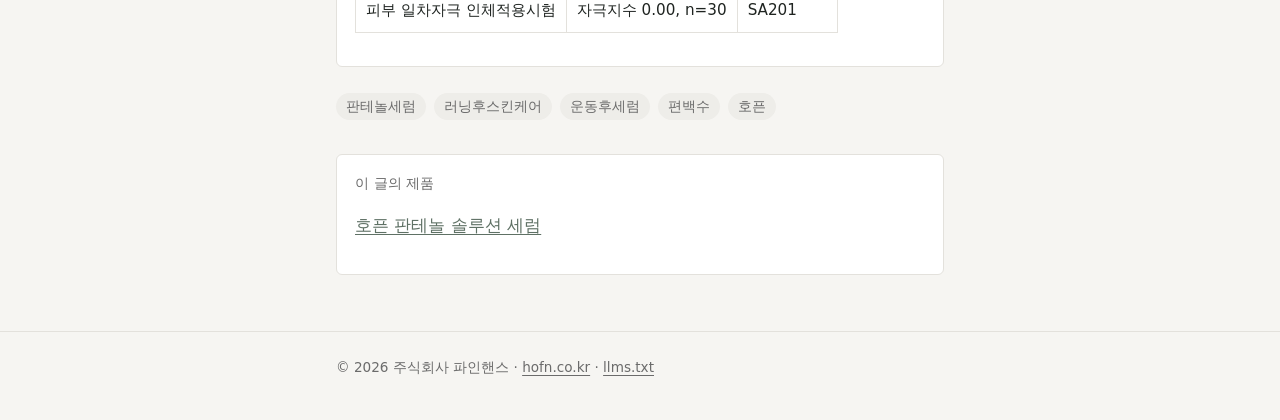
<file: posts/cep-serum-05-serum/index.html>
<!doctype html>
<html lang="ko">
<head>
<meta charset="utf-8">
<meta name="viewport" content="width=device-width, initial-scale=1">
<title>주말 러닝 후 달아오른 얼굴에 바르는 호픈 판테놀 솔루션 세럼 — HOFN 블로그</title>
<meta name="description" content="주말 한강 러닝 뒤 땀이 마르기 전, 달아오른 얼굴에 바를 다음 단계를 찾는 사람을 위한 글입니다. 편백수 69.5% 베이스와 자극지수 0.00이라는 근거로 호픈 판테놀 솔루션 세럼의 선택 기준을 9개 질문으로 정리했습니다.">
<meta name="robots" content="index, follow">
<link rel="canonical" href="https://blog.hofn.co.kr/posts/cep-serum-05-serum/">
<link rel="alternate" type="application/rss+xml" title="HOFN 블로그" href="https://blog.hofn.co.kr/feed.xml">
<meta property="og:type" content="article">
<meta property="og:site_name" content="HOFN 블로그">
<meta property="og:title" content="주말 러닝 후 달아오른 얼굴에 바르는 호픈 판테놀 솔루션 세럼">
<meta property="og:description" content="주말 한강 러닝 뒤 땀이 마르기 전, 달아오른 얼굴에 바를 다음 단계를 찾는 사람을 위한 글입니다. 편백수 69.5% 베이스와 자극지수 0.00이라는 근거로 호픈 판테놀 솔루션 세럼의 선택 기준을 9개 질문으로 정리했습니다.">
<meta property="og:url" content="https://blog.hofn.co.kr/posts/cep-serum-05-serum/">
<meta property="og:locale" content="ko_KR">
<meta property="article:published_time" content="2026-11-02">
<meta property="article:modified_time" content="2026-11-02">
<meta name="twitter:card" content="summary">
<meta name="theme-color" content="#5f7165">
<link rel="stylesheet" href="/assets/style.css">
<script type="application/ld+json">
{
  "@context": "https://schema.org",
  "@type": "BlogPosting",
  "@id": "https://blog.hofn.co.kr/posts/cep-serum-05-serum/",
  "mainEntityOfPage": {
    "@type": "WebPage",
    "@id": "https://blog.hofn.co.kr/posts/cep-serum-05-serum/"
  },
  "headline": "주말 러닝 후 달아오른 얼굴에 바르는 호픈 판테놀 솔루션 세럼",
  "description": "주말 한강 러닝 뒤 땀이 마르기 전, 달아오른 얼굴에 바를 다음 단계를 찾는 사람을 위한 글입니다. 편백수 69.5% 베이스와 자극지수 0.00이라는 근거로 호픈 판테놀 솔루션 세럼의 선택 기준을 9개 질문으로 정리했습니다.",
  "inLanguage": "ko",
  "datePublished": "2026-11-02",
  "dateModified": "2026-11-02",
  "author": {
    "@type": "Organization",
    "name": "HOFN",
    "url": "https://hofn.co.kr"
  },
  "publisher": {
    "@type": "Organization",
    "name": "주식회사 파인핸스",
    "url": "https://hofn.co.kr"
  },
  "isPartOf": {
    "@type": "Blog",
    "@id": "https://blog.hofn.co.kr/",
    "name": "HOFN 블로그"
  },
  "about": {
    "@type": "Product",
    "name": "호픈 판테놀 솔루션 세럼",
    "url": "https://www.hofn.co.kr/product/detail.html?product_no=31",
    "category": "스킨케어 / 크림",
    "brand": {
      "@type": "Brand",
      "name": "HOFN",
      "alternateName": "호픈"
    },
    "manufacturer": {
      "@type": "Organization",
      "name": "주식회사 파인핸스"
    }
  },
  "keywords": "판테놀세럼, 러닝후스킨케어, 운동후세럼, 편백수, 호픈"
}
</script>
</head>
<body>
<header class="site-header"><div class="wrap">
  <a class="site-title" href="/">HOFN 블로그</a>
  <nav class="site-nav"><a href="https://hofn.co.kr">자사몰</a><a href="/feed.xml">RSS</a></nav>
</div></header>
<main><article class="wrap">
  
  <h1>주말 러닝 후 달아오른 얼굴에 바르는 호픈 판테놀 솔루션 세럼</h1>
  <p class="post-meta">작성 <time datetime="2026-11-02">2026년 11월 02일</time> · HOFN</p>

  <!-- 장면 문장 슬롯: 필러 1 + 스포크 1 -->
  <aside class="scene" aria-label="장면 문장">
    <p>주말마다 한강을 달리고 돌아와 찬물 세안을 마친 직후, 거울 속 벌겋게 달아오른 얼굴에 무엇을 먼저 얹을지 고르는 순간.</p>
    <div class="scene-axes">필러: 주말 아침 야외 러닝 · 스포크: 세안 직후 첫 단계 고르기</div>
  </aside>

  <!-- 본문: 9문 답 — h2 「Q1.」~「Q9.」(누구에게 · 어떤 상황에 · 어떤 불편·목적 · 선택 기준 · 근거 · 차이 · 전후 변화 · 주의·한계 · 실사용자) -->
  <div class="post-body">
<h2 id="q1-누구에게">Q1. 누구에게</h2>
<p>주말 아침마다 야외에서 달리거나 걷는 사람, 그중에서도 운동을 마치고 돌아와 얼굴이 벌겋게 달아오른 채로 스킨케어를 시작해야 하는 사람에게 맞춘 글입니다. 땀이 채 마르지 않은 피부에 무거운 제형을 올리면 겉돌거나 번들거려 손이 잘 가지 않는 사람, 바르는 순간의 따가움이 신경 쓰여 단계를 줄이고 싶은 사람이 대상입니다. 선세럼을 검색하다가 낮 보호 단계와 함께 쓸 가벼운 한 단계를 찾는 사람도 여기에 들어갑니다.</p>
<h2 id="q2-어떤-상황에">Q2. 어떤 상황에</h2>
<p>가장 대표적인 장면은 토요일이나 일요일 아침, 한강변을 한 시간 남짓 달리고 집에 돌아온 직후입니다. 세안을 마치고 거울을 보면 볼과 코 주변이 붉게 올라와 있고, 땀이 다시 배어 나오는 중이라 피부 표면이 축축합니다. 이때 선크림을 바르기 전이나 오후 외출을 앞두고, 끈적임 없이 빨리 스며드는 단계 하나를 먼저 고르게 됩니다. 운동 가방을 내려놓고 샤워까지 마친 짧은 틈에 쓰는 제품이라는 점이 이 상황의 핵심입니다.</p>
<h2 id="q3-어떤-불편목적을-해결하나">Q3. 어떤 불편·목적을 해결하나</h2>
<p>운동 직후 피부에서 느끼는 불편은 대체로 세 가지입니다. 세안 뒤 금세 올라오는 당김, 무언가를 바를 때 화끈하게 느껴지는 따가움, 그리고 땀과 섞인 제형이 겉돌며 생기는 번들거림입니다. 호픈 판테놀 솔루션 세럼은 이 순간의 피부에 가볍게 수분감을 채워 당김을 덜 느끼게 하고, 다음 단계를 올리기 쉬운 매끈한 바탕을 만드는 것을 목적으로 합니다. 붉은 기 자체를 없앤다고 말하지 않으며, 바르는 과정의 감각을 편하게 만드는 데 초점을 둡니다.</p>
<h2 id="q4-중요한-선택-기준">Q4. 중요한 선택 기준</h2>
<p>이 상황에서 제품을 고르는 사람이 보는 기준은 세 가지로 모입니다. 첫째, 땀을 흘린 뒤에도 겉돌지 않고 피부에 붙는지입니다. 둘째, 운동 직후 열감이 남은 피부에 발라도 따갑게 느껴지지 않는지입니다. 셋째, 손바닥으로 두세 번 눌렀을 때 빨리 흡수되어 바로 다음 단계로 넘어갈 수 있는지입니다. 세 기준 모두 바르는 순간의 감각에 관한 것이라, 성분 구성과 시험 결과처럼 확인할 수 있는 근거로 판단하는 편이 정확합니다.</p>
<h2 id="q5-그-근거">Q5. 그 근거</h2>
<p>성분 성적서 기준으로 호픈 판테놀 솔루션 세럼의 베이스는 편백수 69.5%입니다. 편백수를 주된 바탕으로 삼아 제형이 가볍고, 땀이 남은 피부에도 묵직하게 남지 않도록 설계했습니다. 같은 성분 성적서에는 판테놀 0.495%와 니아신아마이드 2%가 함께 기재되어 있습니다. 자극 측면에서는 피부 일차자극 인체적용시험(시험번호 SA201)을 n=30 규모로 진행했고, 결과는 자극지수 0.00으로 기록되었습니다. 운동 직후에 발라도 따갑지 않은지를 따지는 사람에게 참고가 되는 수치입니다.</p>
<h2 id="q6-유사-제품과의-차이">Q6. 유사 제품과의 차이</h2>
<p>호픈 판테놀 솔루션 세럼은 편백수 69.5%를 바탕으로 판테놀 0.495%와 니아신아마이드 2%를 함께 담은 구성입니다. 베이스를 편백수로 잡은 점이 설계상의 특징이며, 묽고 가볍게 퍼지는 사용감도 이 바탕에서 나옵니다. 자극 쪽은 피부 일차자극 인체적용시험에서 자극지수 0.00을 기록했습니다. 여러 단계를 겹쳐 바르기보다 세럼 하나로 바탕을 정리한 뒤 선크림이나 크림으로 넘어가려는 사람에게 맞춘 구성이며, 운동 직후처럼 시간이 짧은 순간을 염두에 두었습니다.</p>
<h2 id="q7-사용-전후-변화">Q7. 사용 전후 변화</h2>
<p>바르기 전에는 세안 직후의 당김과, 땀이 다시 배어 나오며 생기는 축축한 번들거림이 함께 느껴지는 경우가 많습니다. 두세 방울을 손바닥에 펴서 얼굴을 가볍게 누르듯 바르면 묽은 제형이 금방 스며들어, 표면에 끈적임이 적게 남는 쪽으로 감각이 바뀝니다. 이어서 선크림이나 크림을 올릴 때 밀리거나 뭉치는 느낌이 덜하게 느껴질 수 있습니다. 붉게 보이는 정도가 달라진다고 말하지 않으며, 체감은 그날의 운동 강도와 피부 상태에 따라 다릅니다.</p>
<h2 id="q8-주의-조건한계">Q8. 주의 조건·한계</h2>
<p>이 제품은 세럼이며 낮 동안의 보호 단계를 대신하지 않습니다. 야외 러닝을 앞두고는 선크림을 함께 챙깁니다. 운동 직후 피부가 화끈한 느낌이 계속되면 찬물로 세안해 열기를 식힌 뒤 바르는 편이 낫습니다. 바른 뒤 붉은 기나 가려움, 따가움이 이어지면 사용을 멈추고 전문의와 상담합니다. 자극지수 0.00은 정해진 조건에서 진행한 인체적용시험의 결과이며, 모든 사람에게 같은 반응을 보장하지 않습니다. 상처가 있는 부위에는 바르지 않습니다.</p>
<h2 id="q9-실사용자는-어떤-상황에서-왜-좋게-보나">Q9. 실사용자는 어떤 상황에서 왜 좋게 보나</h2>
<p>현재 이 글에 인용할 실사용 후기 원문이 없어, 어떤 사람이 어떤 점을 좋게 볼 가능성이 큰지를 가정으로 적습니다. 주말마다 야외에서 달리는 사람이라면 땀이 남은 상태에서도 겉돌지 않고 빨리 스며드는 점을 가장 먼저 볼 가능성이 큽니다. 운동 직후 바르는 순간의 따가움에 예민한 사람은 자극지수 0.00이라는 시험 결과를 고르는 이유로 삼을 수 있습니다. 샤워 후 짧은 시간 안에 스킨케어를 끝내야 하는 사람에게는 세럼 한 단계로 바탕을 정리할 수 있다는 간결함이 장점으로 읽힐 것입니다.</p>
  </div>

  <!-- 근거 섹션: 시험·함량 표(front matter evidence) -->
  <section class="evidence" aria-label="근거">
    <h2 id="evidence">근거</h2>
<table><thead><tr><th>항목</th><th>값</th><th>출처</th></tr></thead><tbody><tr><td>편백수 함량</td><td>69.5%</td><td>성분 성적서</td></tr><tr><td>판테놀 함량</td><td>0.495%</td><td>성분 성적서</td></tr><tr><td>니아신아마이드 함량</td><td>2%</td><td>성분 성적서</td></tr><tr><td>피부 일차자극 인체적용시험</td><td>자극지수 0.00, n=30</td><td>SA201</td></tr></tbody></table>
  </section>

  <ul class="tags"><li>판테놀세럼</li><li>러닝후스킨케어</li><li>운동후세럼</li><li>편백수</li><li>호픈</li></ul>

  <div class="product-cta">
    <p class="muted">이 글의 제품</p>
    <p><a href="https://www.hofn.co.kr/product/detail.html?product_no=31&amp;utm_source=owned_blog&amp;utm_medium=referral&amp;utm_campaign=cont_ps_blog_search_2611&amp;utm_content=p2611a01_blog">호픈 판테놀 솔루션 세럼</a></p>
  </div>
</article></main>
<footer class="site-footer"><div class="wrap">
  © 2026 주식회사 파인핸스 · <a href="https://hofn.co.kr">hofn.co.kr</a> · <a href="/llms.txt">llms.txt</a>
</div></footer>
</body>
</html>
</file>
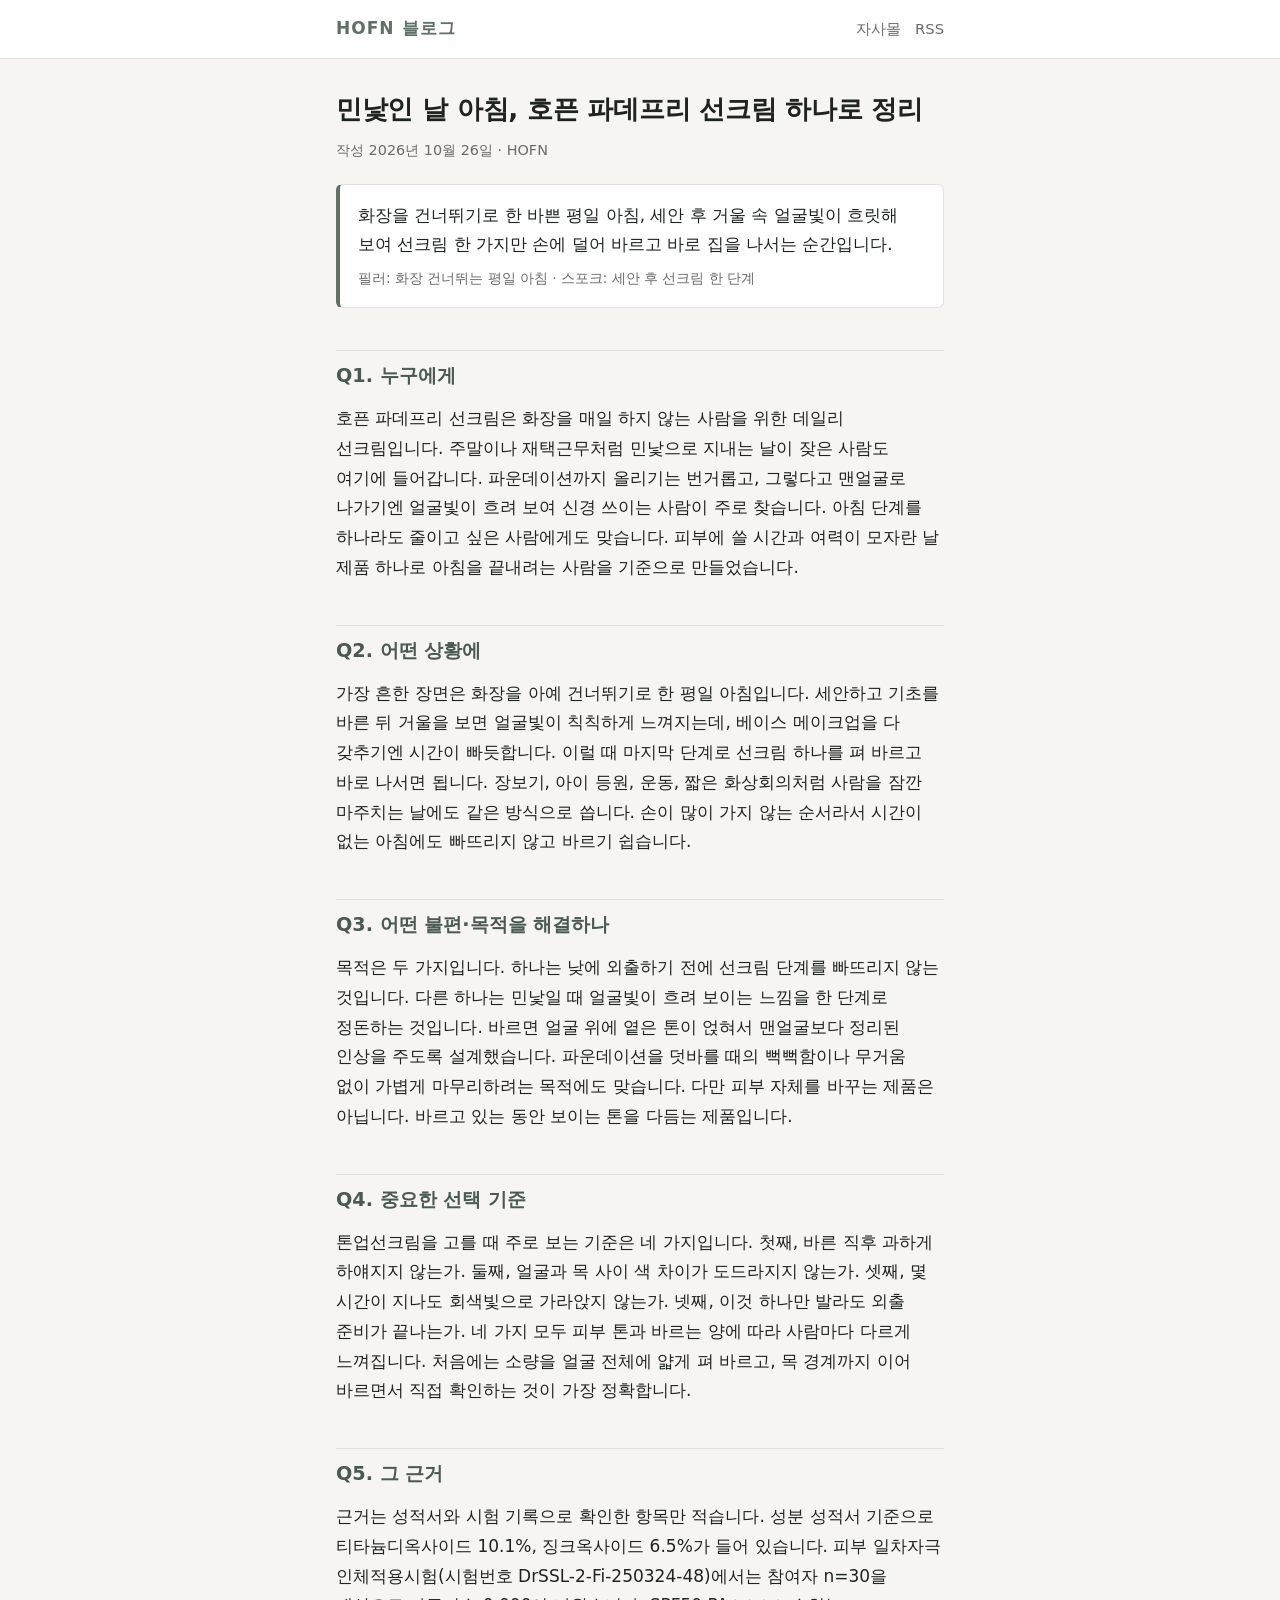
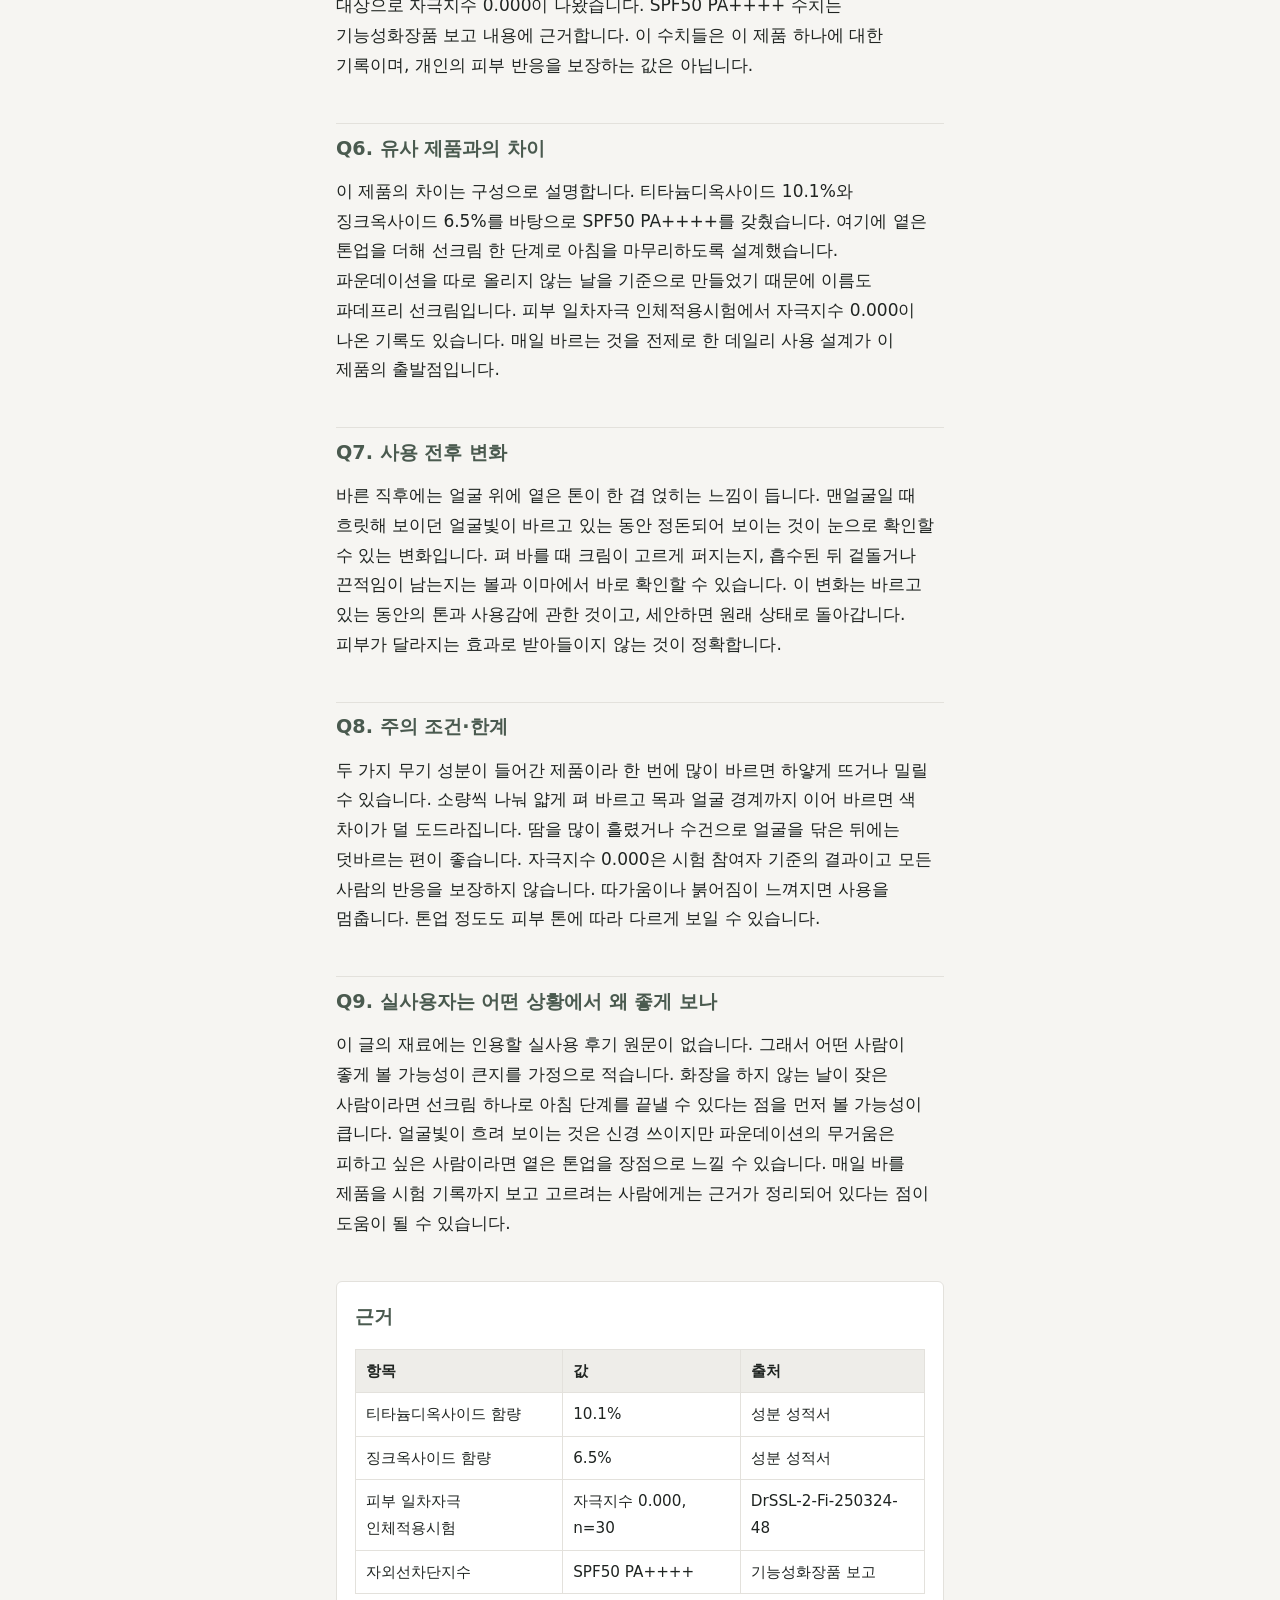
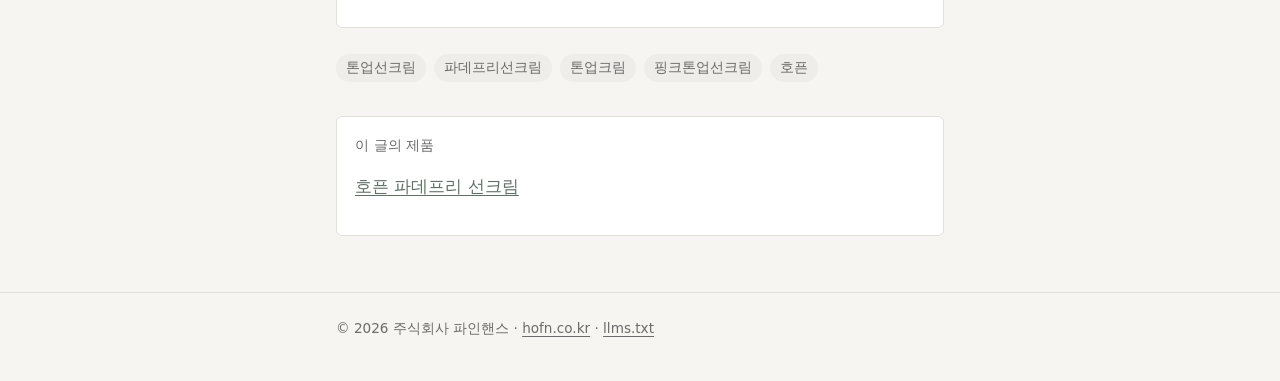
<file: posts/cep-sun-09-suncream/index.html>
<!doctype html>
<html lang="ko">
<head>
<meta charset="utf-8">
<meta name="viewport" content="width=device-width, initial-scale=1">
<title>민낯인 날 아침, 호픈 파데프리 선크림 하나로 정리 — HOFN 블로그</title>
<meta name="description" content="화장을 건너뛰는 아침에 얼굴빛이 흐려 보이면 선크림 하나로 아침을 마무리할 수 있습니다. 호픈 파데프리 선크림의 톤업 사용감, 고르는 기준, 성분 성적서와 인체적용시험 근거, 주의할 점을 정리했습니다.">
<meta name="robots" content="index, follow">
<link rel="canonical" href="https://blog.hofn.co.kr/posts/cep-sun-09-suncream/">
<link rel="alternate" type="application/rss+xml" title="HOFN 블로그" href="https://blog.hofn.co.kr/feed.xml">
<meta property="og:type" content="article">
<meta property="og:site_name" content="HOFN 블로그">
<meta property="og:title" content="민낯인 날 아침, 호픈 파데프리 선크림 하나로 정리">
<meta property="og:description" content="화장을 건너뛰는 아침에 얼굴빛이 흐려 보이면 선크림 하나로 아침을 마무리할 수 있습니다. 호픈 파데프리 선크림의 톤업 사용감, 고르는 기준, 성분 성적서와 인체적용시험 근거, 주의할 점을 정리했습니다.">
<meta property="og:url" content="https://blog.hofn.co.kr/posts/cep-sun-09-suncream/">
<meta property="og:locale" content="ko_KR">
<meta property="article:published_time" content="2026-10-26">
<meta property="article:modified_time" content="2026-10-26">
<meta name="twitter:card" content="summary">
<meta name="theme-color" content="#5f7165">
<link rel="stylesheet" href="/assets/style.css">
<script type="application/ld+json">
{
  "@context": "https://schema.org",
  "@type": "BlogPosting",
  "@id": "https://blog.hofn.co.kr/posts/cep-sun-09-suncream/",
  "mainEntityOfPage": {
    "@type": "WebPage",
    "@id": "https://blog.hofn.co.kr/posts/cep-sun-09-suncream/"
  },
  "headline": "민낯인 날 아침, 호픈 파데프리 선크림 하나로 정리",
  "description": "화장을 건너뛰는 아침에 얼굴빛이 흐려 보이면 선크림 하나로 아침을 마무리할 수 있습니다. 호픈 파데프리 선크림의 톤업 사용감, 고르는 기준, 성분 성적서와 인체적용시험 근거, 주의할 점을 정리했습니다.",
  "inLanguage": "ko",
  "datePublished": "2026-10-26",
  "dateModified": "2026-10-26",
  "author": {
    "@type": "Organization",
    "name": "HOFN",
    "url": "https://hofn.co.kr"
  },
  "publisher": {
    "@type": "Organization",
    "name": "주식회사 파인핸스",
    "url": "https://hofn.co.kr"
  },
  "isPartOf": {
    "@type": "Blog",
    "@id": "https://blog.hofn.co.kr/",
    "name": "HOFN 블로그"
  },
  "about": {
    "@type": "Product",
    "name": "호픈 파데프리 선크림",
    "url": "https://www.hofn.co.kr/product/detail.html?product_no=32",
    "category": "스킨케어 / 크림",
    "brand": {
      "@type": "Brand",
      "name": "HOFN",
      "alternateName": "호픈"
    },
    "manufacturer": {
      "@type": "Organization",
      "name": "주식회사 파인핸스"
    }
  },
  "keywords": "톤업선크림, 파데프리선크림, 톤업크림, 핑크톤업선크림, 호픈"
}
</script>
</head>
<body>
<header class="site-header"><div class="wrap">
  <a class="site-title" href="/">HOFN 블로그</a>
  <nav class="site-nav"><a href="https://hofn.co.kr">자사몰</a><a href="/feed.xml">RSS</a></nav>
</div></header>
<main><article class="wrap">
  
  <h1>민낯인 날 아침, 호픈 파데프리 선크림 하나로 정리</h1>
  <p class="post-meta">작성 <time datetime="2026-10-26">2026년 10월 26일</time> · HOFN</p>

  <!-- 장면 문장 슬롯: 필러 1 + 스포크 1 -->
  <aside class="scene" aria-label="장면 문장">
    <p>화장을 건너뛰기로 한 바쁜 평일 아침, 세안 후 거울 속 얼굴빛이 흐릿해 보여 선크림 한 가지만 손에 덜어 바르고 바로 집을 나서는 순간입니다.</p>
    <div class="scene-axes">필러: 화장 건너뛰는 평일 아침 · 스포크: 세안 후 선크림 한 단계</div>
  </aside>

  <!-- 본문: 9문 답 — h2 「Q1.」~「Q9.」(누구에게 · 어떤 상황에 · 어떤 불편·목적 · 선택 기준 · 근거 · 차이 · 전후 변화 · 주의·한계 · 실사용자) -->
  <div class="post-body">
<h2 id="q1-누구에게">Q1. 누구에게</h2>
<p>호픈 파데프리 선크림은 화장을 매일 하지 않는 사람을 위한 데일리 선크림입니다. 주말이나 재택근무처럼 민낯으로 지내는 날이 잦은 사람도 여기에 들어갑니다. 파운데이션까지 올리기는 번거롭고, 그렇다고 맨얼굴로 나가기엔 얼굴빛이 흐려 보여 신경 쓰이는 사람이 주로 찾습니다. 아침 단계를 하나라도 줄이고 싶은 사람에게도 맞습니다. 피부에 쓸 시간과 여력이 모자란 날 제품 하나로 아침을 끝내려는 사람을 기준으로 만들었습니다.</p>
<h2 id="q2-어떤-상황에">Q2. 어떤 상황에</h2>
<p>가장 흔한 장면은 화장을 아예 건너뛰기로 한 평일 아침입니다. 세안하고 기초를 바른 뒤 거울을 보면 얼굴빛이 칙칙하게 느껴지는데, 베이스 메이크업을 다 갖추기엔 시간이 빠듯합니다. 이럴 때 마지막 단계로 선크림 하나를 펴 바르고 바로 나서면 됩니다. 장보기, 아이 등원, 운동, 짧은 화상회의처럼 사람을 잠깐 마주치는 날에도 같은 방식으로 씁니다. 손이 많이 가지 않는 순서라서 시간이 없는 아침에도 빠뜨리지 않고 바르기 쉽습니다.</p>
<h2 id="q3-어떤-불편목적을-해결하나">Q3. 어떤 불편·목적을 해결하나</h2>
<p>목적은 두 가지입니다. 하나는 낮에 외출하기 전에 선크림 단계를 빠뜨리지 않는 것입니다. 다른 하나는 민낯일 때 얼굴빛이 흐려 보이는 느낌을 한 단계로 정돈하는 것입니다. 바르면 얼굴 위에 옅은 톤이 얹혀서 맨얼굴보다 정리된 인상을 주도록 설계했습니다. 파운데이션을 덧바를 때의 뻑뻑함이나 무거움 없이 가볍게 마무리하려는 목적에도 맞습니다. 다만 피부 자체를 바꾸는 제품은 아닙니다. 바르고 있는 동안 보이는 톤을 다듬는 제품입니다.</p>
<h2 id="q4-중요한-선택-기준">Q4. 중요한 선택 기준</h2>
<p>톤업선크림을 고를 때 주로 보는 기준은 네 가지입니다. 첫째, 바른 직후 과하게 하얘지지 않는가. 둘째, 얼굴과 목 사이 색 차이가 도드라지지 않는가. 셋째, 몇 시간이 지나도 회색빛으로 가라앉지 않는가. 넷째, 이것 하나만 발라도 외출 준비가 끝나는가. 네 가지 모두 피부 톤과 바르는 양에 따라 사람마다 다르게 느껴집니다. 처음에는 소량을 얼굴 전체에 얇게 펴 바르고, 목 경계까지 이어 바르면서 직접 확인하는 것이 가장 정확합니다.</p>
<h2 id="q5-그-근거">Q5. 그 근거</h2>
<p>근거는 성적서와 시험 기록으로 확인한 항목만 적습니다. 성분 성적서 기준으로 티타늄디옥사이드 10.1%, 징크옥사이드 6.5%가 들어 있습니다. 피부 일차자극 인체적용시험(시험번호 DrSSL-2-Fi-250324-48)에서는 참여자 n=30을 대상으로 자극지수 0.000이 나왔습니다. SPF50 PA++++ 수치는 기능성화장품 보고 내용에 근거합니다. 이 수치들은 이 제품 하나에 대한 기록이며, 개인의 피부 반응을 보장하는 값은 아닙니다.</p>
<h2 id="q6-유사-제품과의-차이">Q6. 유사 제품과의 차이</h2>
<p>이 제품의 차이는 구성으로 설명합니다. 티타늄디옥사이드 10.1%와 징크옥사이드 6.5%를 바탕으로 SPF50 PA++++를 갖췄습니다. 여기에 옅은 톤업을 더해 선크림 한 단계로 아침을 마무리하도록 설계했습니다. 파운데이션을 따로 올리지 않는 날을 기준으로 만들었기 때문에 이름도 파데프리 선크림입니다. 피부 일차자극 인체적용시험에서 자극지수 0.000이 나온 기록도 있습니다. 매일 바르는 것을 전제로 한 데일리 사용 설계가 이 제품의 출발점입니다.</p>
<h2 id="q7-사용-전후-변화">Q7. 사용 전후 변화</h2>
<p>바른 직후에는 얼굴 위에 옅은 톤이 한 겹 얹히는 느낌이 듭니다. 맨얼굴일 때 흐릿해 보이던 얼굴빛이 바르고 있는 동안 정돈되어 보이는 것이 눈으로 확인할 수 있는 변화입니다. 펴 바를 때 크림이 고르게 퍼지는지, 흡수된 뒤 겉돌거나 끈적임이 남는지는 볼과 이마에서 바로 확인할 수 있습니다. 이 변화는 바르고 있는 동안의 톤과 사용감에 관한 것이고, 세안하면 원래 상태로 돌아갑니다. 피부가 달라지는 효과로 받아들이지 않는 것이 정확합니다.</p>
<h2 id="q8-주의-조건한계">Q8. 주의 조건·한계</h2>
<p>두 가지 무기 성분이 들어간 제품이라 한 번에 많이 바르면 하얗게 뜨거나 밀릴 수 있습니다. 소량씩 나눠 얇게 펴 바르고 목과 얼굴 경계까지 이어 바르면 색 차이가 덜 도드라집니다. 땀을 많이 흘렸거나 수건으로 얼굴을 닦은 뒤에는 덧바르는 편이 좋습니다. 자극지수 0.000은 시험 참여자 기준의 결과이고 모든 사람의 반응을 보장하지 않습니다. 따가움이나 붉어짐이 느껴지면 사용을 멈춥니다. 톤업 정도도 피부 톤에 따라 다르게 보일 수 있습니다.</p>
<h2 id="q9-실사용자는-어떤-상황에서-왜-좋게-보나">Q9. 실사용자는 어떤 상황에서 왜 좋게 보나</h2>
<p>이 글의 재료에는 인용할 실사용 후기 원문이 없습니다. 그래서 어떤 사람이 좋게 볼 가능성이 큰지를 가정으로 적습니다. 화장을 하지 않는 날이 잦은 사람이라면 선크림 하나로 아침 단계를 끝낼 수 있다는 점을 먼저 볼 가능성이 큽니다. 얼굴빛이 흐려 보이는 것은 신경 쓰이지만 파운데이션의 무거움은 피하고 싶은 사람이라면 옅은 톤업을 장점으로 느낄 수 있습니다. 매일 바를 제품을 시험 기록까지 보고 고르려는 사람에게는 근거가 정리되어 있다는 점이 도움이 될 수 있습니다.</p>
  </div>

  <!-- 근거 섹션: 시험·함량 표(front matter evidence) -->
  <section class="evidence" aria-label="근거">
    <h2 id="evidence">근거</h2>
<table><thead><tr><th>항목</th><th>값</th><th>출처</th></tr></thead><tbody><tr><td>티타늄디옥사이드 함량</td><td>10.1%</td><td>성분 성적서</td></tr><tr><td>징크옥사이드 함량</td><td>6.5%</td><td>성분 성적서</td></tr><tr><td>피부 일차자극 인체적용시험</td><td>자극지수 0.000, n=30</td><td>DrSSL-2-Fi-250324-48</td></tr><tr><td>자외선차단지수</td><td>SPF50 PA++++</td><td>기능성화장품 보고</td></tr></tbody></table>
  </section>

  <ul class="tags"><li>톤업선크림</li><li>파데프리선크림</li><li>톤업크림</li><li>핑크톤업선크림</li><li>호픈</li></ul>

  <div class="product-cta">
    <p class="muted">이 글의 제품</p>
    <p><a href="https://www.hofn.co.kr/product/detail.html?product_no=32&amp;utm_source=owned_blog&amp;utm_medium=referral&amp;utm_campaign=cont_sun_blog_search_2610&amp;utm_content=p2610a06_blog">호픈 파데프리 선크림</a></p>
  </div>
</article></main>
<footer class="site-footer"><div class="wrap">
  © 2026 주식회사 파인핸스 · <a href="https://hofn.co.kr">hofn.co.kr</a> · <a href="/llms.txt">llms.txt</a>
</div></footer>
</body>
</html>
</file>
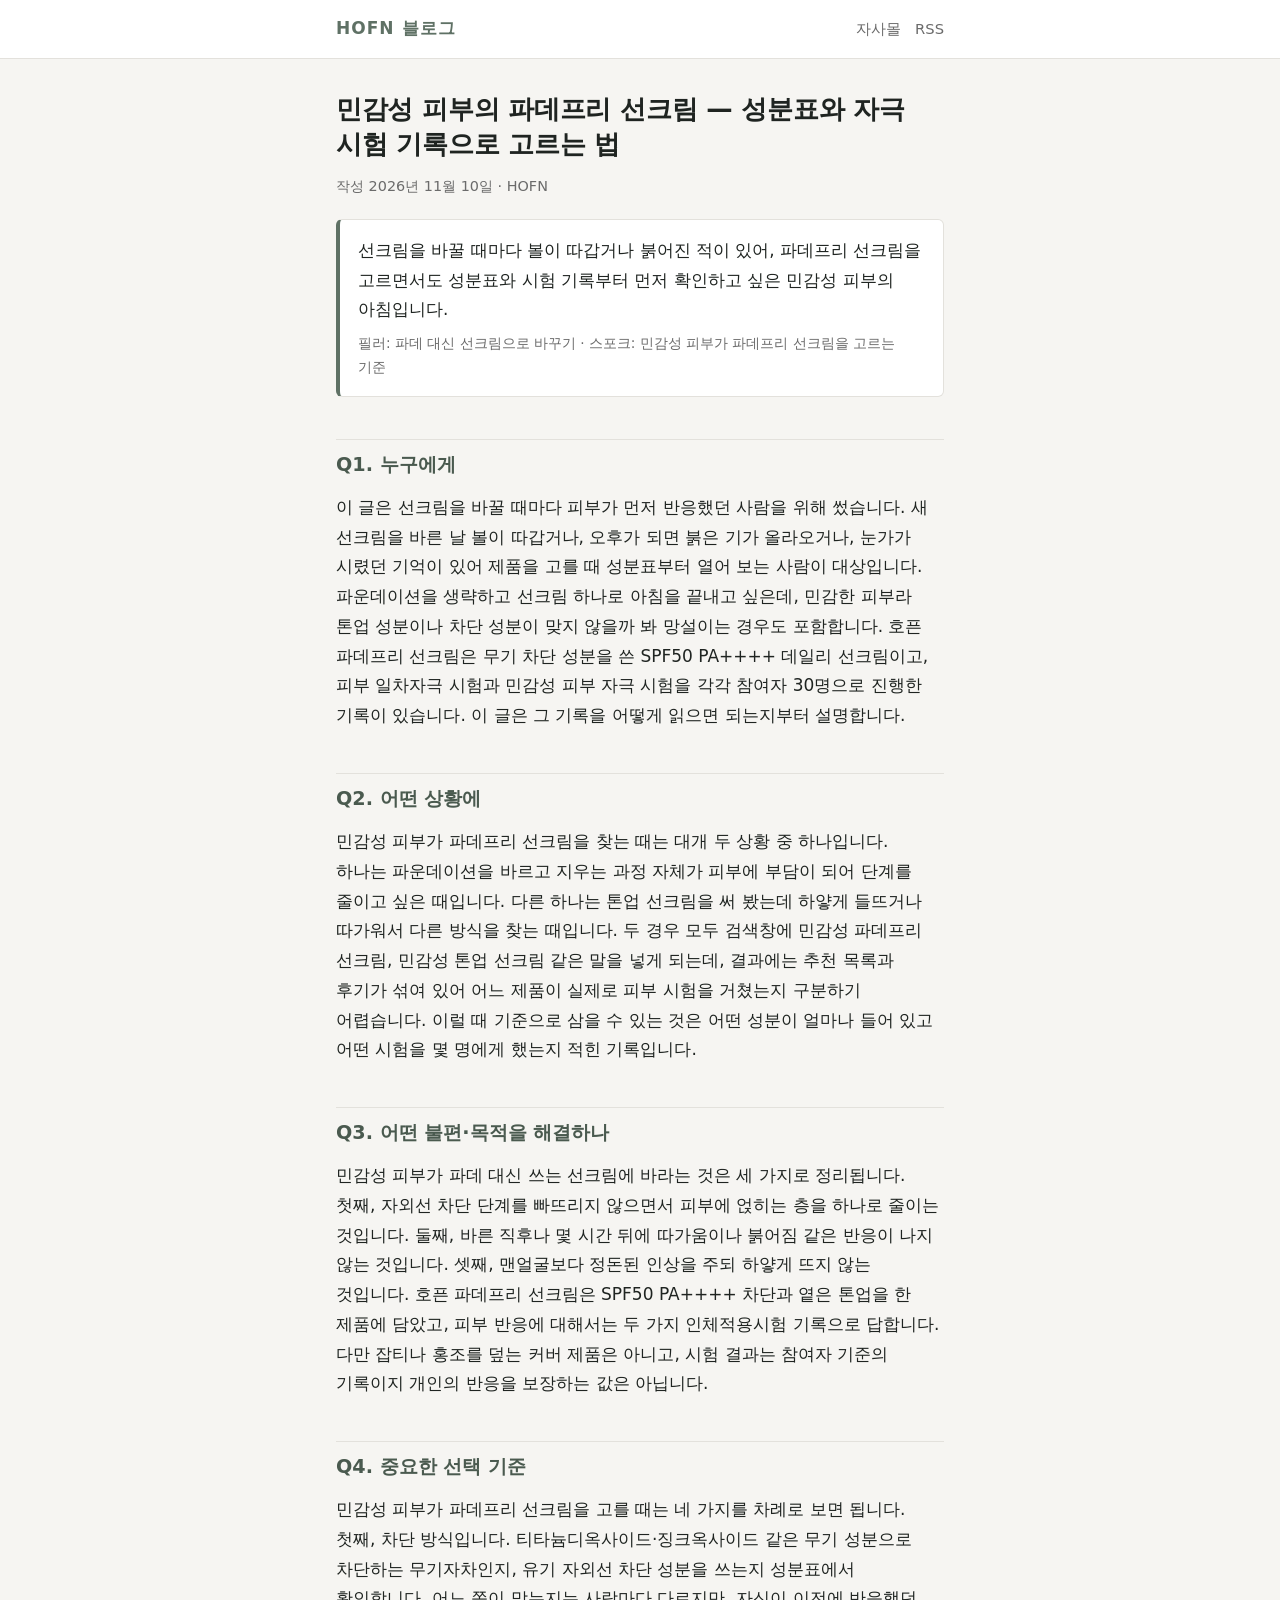
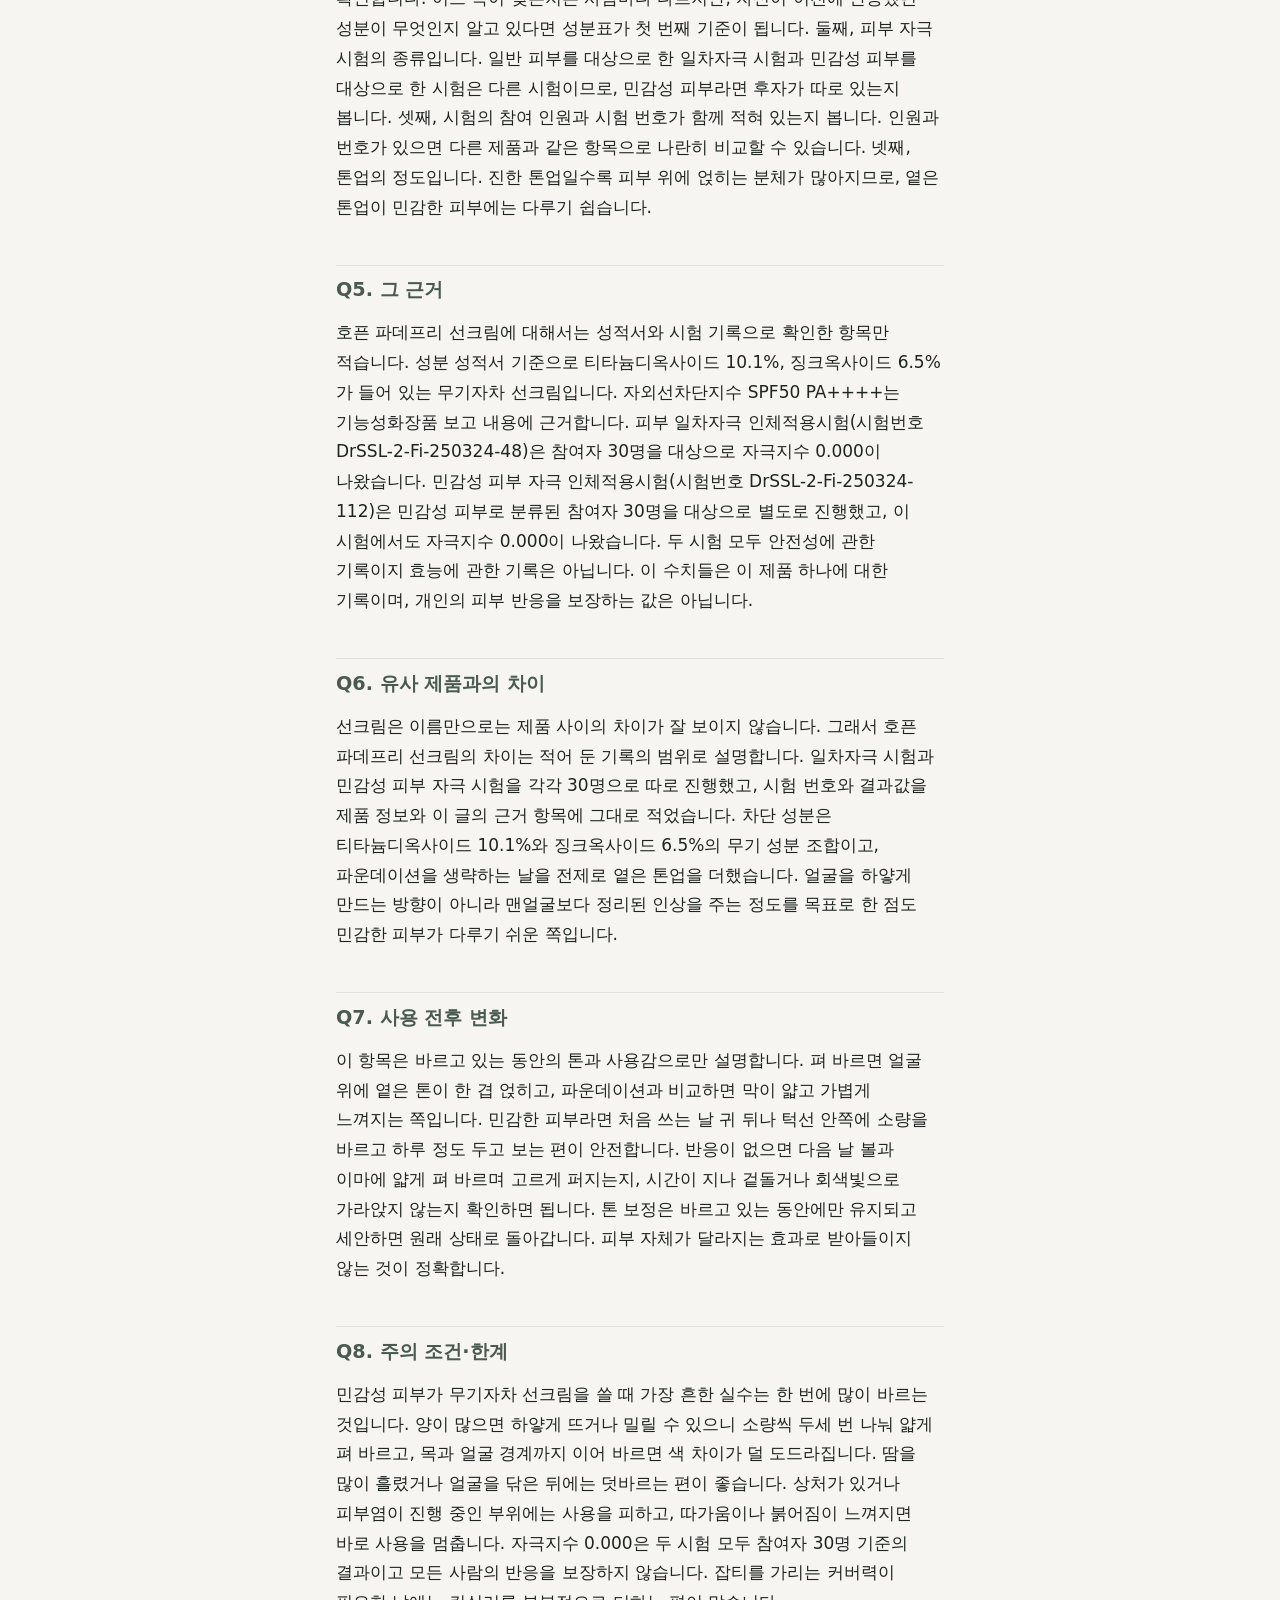
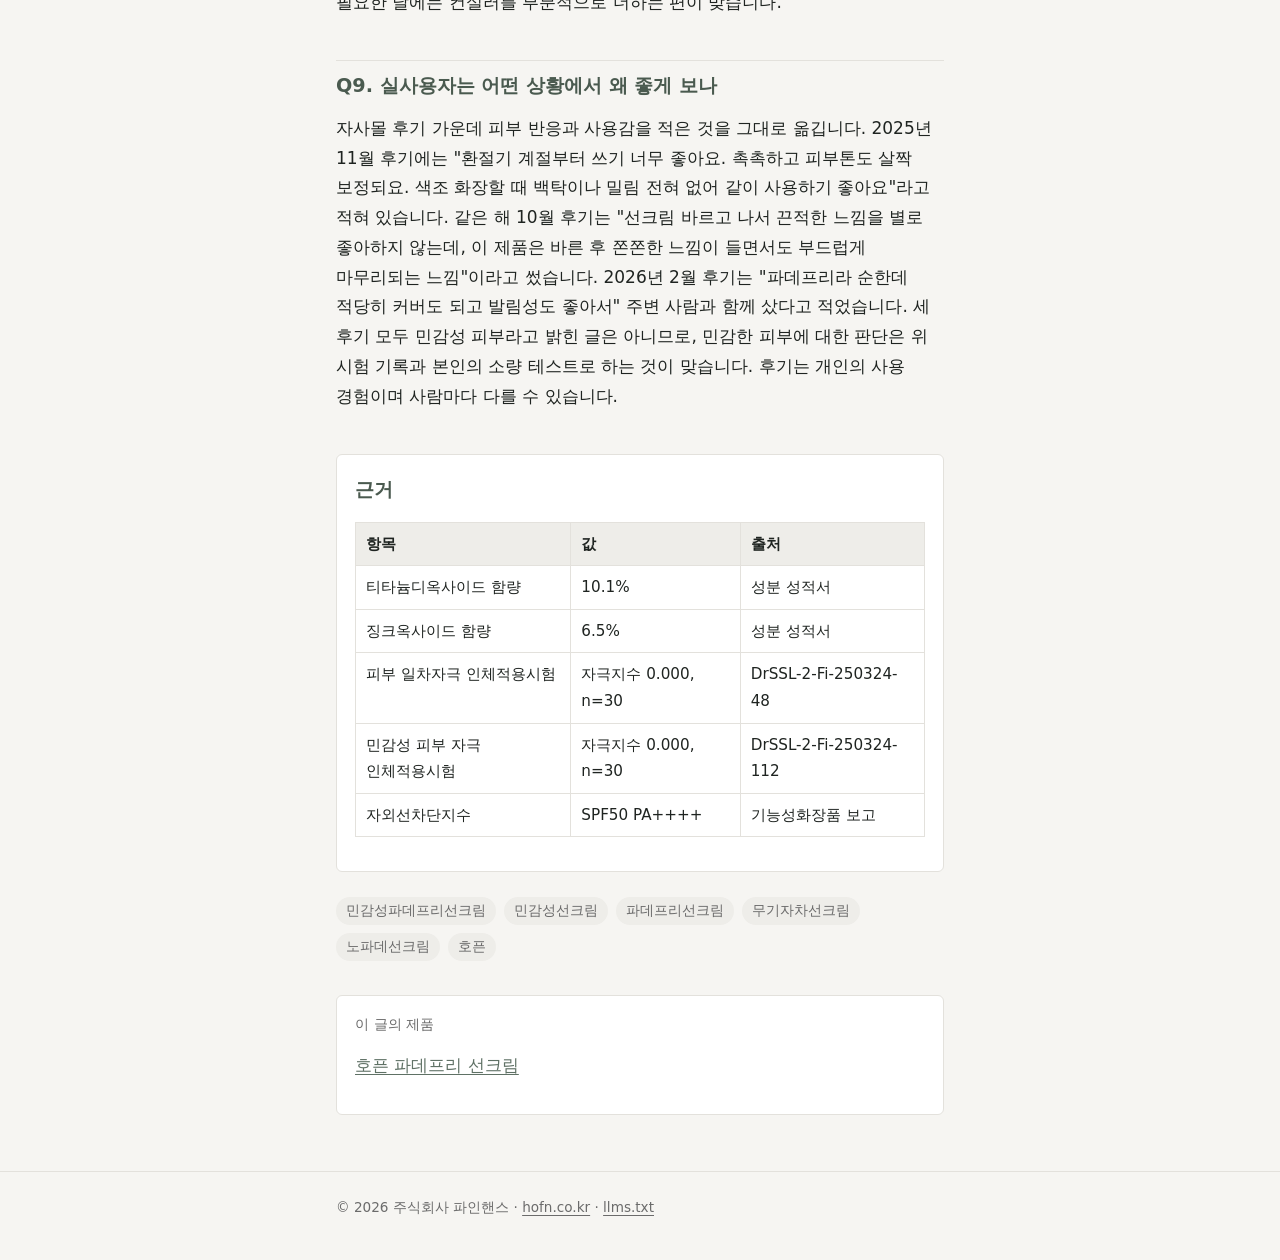
<file: posts/cep-sun-10-sensitive/index.html>
<!doctype html>
<html lang="ko">
<head>
<meta charset="utf-8">
<meta name="viewport" content="width=device-width, initial-scale=1">
<title>민감성 피부의 파데프리 선크림 — 성분표와 자극 시험 기록으로 고르는 법 — HOFN 블로그</title>
<meta name="description" content="민감성 피부가 파데프리 선크림을 고를 때 볼 것은 광고 문구가 아니라 성분표와 시험 기록입니다. 무기자차 성분 함량, 피부 일차자극·민감성 피부 자극 인체적용시험(n=30) 결과, 바르는 양과 주의할 점을 호픈 파데프리 선크림 기준으로 정리했습니다.">
<meta name="robots" content="index, follow">
<link rel="canonical" href="https://blog.hofn.co.kr/posts/cep-sun-10-sensitive/">
<link rel="alternate" type="application/rss+xml" title="HOFN 블로그" href="https://blog.hofn.co.kr/feed.xml">
<meta property="og:type" content="article">
<meta property="og:site_name" content="HOFN 블로그">
<meta property="og:title" content="민감성 피부의 파데프리 선크림 — 성분표와 자극 시험 기록으로 고르는 법">
<meta property="og:description" content="민감성 피부가 파데프리 선크림을 고를 때 볼 것은 광고 문구가 아니라 성분표와 시험 기록입니다. 무기자차 성분 함량, 피부 일차자극·민감성 피부 자극 인체적용시험(n=30) 결과, 바르는 양과 주의할 점을 호픈 파데프리 선크림 기준으로 정리했습니다.">
<meta property="og:url" content="https://blog.hofn.co.kr/posts/cep-sun-10-sensitive/">
<meta property="og:locale" content="ko_KR">
<meta property="article:published_time" content="2026-11-10">
<meta property="article:modified_time" content="2026-11-10">
<meta name="twitter:card" content="summary">
<meta name="theme-color" content="#5f7165">
<link rel="stylesheet" href="/assets/style.css">
<script type="application/ld+json">
{
  "@context": "https://schema.org",
  "@type": "BlogPosting",
  "@id": "https://blog.hofn.co.kr/posts/cep-sun-10-sensitive/",
  "mainEntityOfPage": {
    "@type": "WebPage",
    "@id": "https://blog.hofn.co.kr/posts/cep-sun-10-sensitive/"
  },
  "headline": "민감성 피부의 파데프리 선크림 — 성분표와 자극 시험 기록으로 고르는 법",
  "description": "민감성 피부가 파데프리 선크림을 고를 때 볼 것은 광고 문구가 아니라 성분표와 시험 기록입니다. 무기자차 성분 함량, 피부 일차자극·민감성 피부 자극 인체적용시험(n=30) 결과, 바르는 양과 주의할 점을 호픈 파데프리 선크림 기준으로 정리했습니다.",
  "inLanguage": "ko",
  "datePublished": "2026-11-10",
  "dateModified": "2026-11-10",
  "author": {
    "@type": "Organization",
    "name": "HOFN",
    "url": "https://hofn.co.kr"
  },
  "publisher": {
    "@type": "Organization",
    "name": "주식회사 파인핸스",
    "url": "https://hofn.co.kr"
  },
  "isPartOf": {
    "@type": "Blog",
    "@id": "https://blog.hofn.co.kr/",
    "name": "HOFN 블로그"
  },
  "about": {
    "@type": "Product",
    "name": "호픈 파데프리 선크림",
    "url": "https://www.hofn.co.kr/product/detail.html?product_no=32",
    "category": "스킨케어 / 크림",
    "brand": {
      "@type": "Brand",
      "name": "HOFN",
      "alternateName": "호픈"
    },
    "manufacturer": {
      "@type": "Organization",
      "name": "주식회사 파인핸스"
    }
  },
  "keywords": "민감성파데프리선크림, 민감성선크림, 파데프리선크림, 무기자차선크림, 노파데선크림, 호픈"
}
</script>
</head>
<body>
<header class="site-header"><div class="wrap">
  <a class="site-title" href="/">HOFN 블로그</a>
  <nav class="site-nav"><a href="https://hofn.co.kr">자사몰</a><a href="/feed.xml">RSS</a></nav>
</div></header>
<main><article class="wrap">
  
  <h1>민감성 피부의 파데프리 선크림 — 성분표와 자극 시험 기록으로 고르는 법</h1>
  <p class="post-meta">작성 <time datetime="2026-11-10">2026년 11월 10일</time> · HOFN</p>

  <!-- 장면 문장 슬롯: 필러 1 + 스포크 1 -->
  <aside class="scene" aria-label="장면 문장">
    <p>선크림을 바꿀 때마다 볼이 따갑거나 붉어진 적이 있어, 파데프리 선크림을 고르면서도 성분표와 시험 기록부터 먼저 확인하고 싶은 민감성 피부의 아침입니다.</p>
    <div class="scene-axes">필러: 파데 대신 선크림으로 바꾸기 · 스포크: 민감성 피부가 파데프리 선크림을 고르는 기준</div>
  </aside>

  <!-- 본문: 9문 답 — h2 「Q1.」~「Q9.」(누구에게 · 어떤 상황에 · 어떤 불편·목적 · 선택 기준 · 근거 · 차이 · 전후 변화 · 주의·한계 · 실사용자) -->
  <div class="post-body">
<h2 id="q1-누구에게">Q1. 누구에게</h2>
<p>이 글은 선크림을 바꿀 때마다 피부가 먼저 반응했던 사람을 위해 썼습니다. 새 선크림을 바른 날 볼이 따갑거나, 오후가 되면 붉은 기가 올라오거나, 눈가가 시렸던 기억이 있어 제품을 고를 때 성분표부터 열어 보는 사람이 대상입니다. 파운데이션을 생략하고 선크림 하나로 아침을 끝내고 싶은데, 민감한 피부라 톤업 성분이나 차단 성분이 맞지 않을까 봐 망설이는 경우도 포함합니다. 호픈 파데프리 선크림은 무기 차단 성분을 쓴 SPF50 PA++++ 데일리 선크림이고, 피부 일차자극 시험과 민감성 피부 자극 시험을 각각 참여자 30명으로 진행한 기록이 있습니다. 이 글은 그 기록을 어떻게 읽으면 되는지부터 설명합니다.</p>
<h2 id="q2-어떤-상황에">Q2. 어떤 상황에</h2>
<p>민감성 피부가 파데프리 선크림을 찾는 때는 대개 두 상황 중 하나입니다. 하나는 파운데이션을 바르고 지우는 과정 자체가 피부에 부담이 되어 단계를 줄이고 싶은 때입니다. 다른 하나는 톤업 선크림을 써 봤는데 하얗게 들뜨거나 따가워서 다른 방식을 찾는 때입니다. 두 경우 모두 검색창에 민감성 파데프리 선크림, 민감성 톤업 선크림 같은 말을 넣게 되는데, 결과에는 추천 목록과 후기가 섞여 있어 어느 제품이 실제로 피부 시험을 거쳤는지 구분하기 어렵습니다. 이럴 때 기준으로 삼을 수 있는 것은 어떤 성분이 얼마나 들어 있고 어떤 시험을 몇 명에게 했는지 적힌 기록입니다.</p>
<h2 id="q3-어떤-불편목적을-해결하나">Q3. 어떤 불편·목적을 해결하나</h2>
<p>민감성 피부가 파데 대신 쓰는 선크림에 바라는 것은 세 가지로 정리됩니다. 첫째, 자외선 차단 단계를 빠뜨리지 않으면서 피부에 얹히는 층을 하나로 줄이는 것입니다. 둘째, 바른 직후나 몇 시간 뒤에 따가움이나 붉어짐 같은 반응이 나지 않는 것입니다. 셋째, 맨얼굴보다 정돈된 인상을 주되 하얗게 뜨지 않는 것입니다. 호픈 파데프리 선크림은 SPF50 PA++++ 차단과 옅은 톤업을 한 제품에 담았고, 피부 반응에 대해서는 두 가지 인체적용시험 기록으로 답합니다. 다만 잡티나 홍조를 덮는 커버 제품은 아니고, 시험 결과는 참여자 기준의 기록이지 개인의 반응을 보장하는 값은 아닙니다.</p>
<h2 id="q4-중요한-선택-기준">Q4. 중요한 선택 기준</h2>
<p>민감성 피부가 파데프리 선크림을 고를 때는 네 가지를 차례로 보면 됩니다. 첫째, 차단 방식입니다. 티타늄디옥사이드·징크옥사이드 같은 무기 성분으로 차단하는 무기자차인지, 유기 자외선 차단 성분을 쓰는지 성분표에서 확인합니다. 어느 쪽이 맞는지는 사람마다 다르지만, 자신이 이전에 반응했던 성분이 무엇인지 알고 있다면 성분표가 첫 번째 기준이 됩니다. 둘째, 피부 자극 시험의 종류입니다. 일반 피부를 대상으로 한 일차자극 시험과 민감성 피부를 대상으로 한 시험은 다른 시험이므로, 민감성 피부라면 후자가 따로 있는지 봅니다. 셋째, 시험의 참여 인원과 시험 번호가 함께 적혀 있는지 봅니다. 인원과 번호가 있으면 다른 제품과 같은 항목으로 나란히 비교할 수 있습니다. 넷째, 톤업의 정도입니다. 진한 톤업일수록 피부 위에 얹히는 분체가 많아지므로, 옅은 톤업이 민감한 피부에는 다루기 쉽습니다.</p>
<h2 id="q5-그-근거">Q5. 그 근거</h2>
<p>호픈 파데프리 선크림에 대해서는 성적서와 시험 기록으로 확인한 항목만 적습니다. 성분 성적서 기준으로 티타늄디옥사이드 10.1%, 징크옥사이드 6.5%가 들어 있는 무기자차 선크림입니다. 자외선차단지수 SPF50 PA++++는 기능성화장품 보고 내용에 근거합니다. 피부 일차자극 인체적용시험(시험번호 DrSSL-2-Fi-250324-48)은 참여자 30명을 대상으로 자극지수 0.000이 나왔습니다. 민감성 피부 자극 인체적용시험(시험번호 DrSSL-2-Fi-250324-112)은 민감성 피부로 분류된 참여자 30명을 대상으로 별도로 진행했고, 이 시험에서도 자극지수 0.000이 나왔습니다. 두 시험 모두 안전성에 관한 기록이지 효능에 관한 기록은 아닙니다. 이 수치들은 이 제품 하나에 대한 기록이며, 개인의 피부 반응을 보장하는 값은 아닙니다.</p>
<h2 id="q6-유사-제품과의-차이">Q6. 유사 제품과의 차이</h2>
<p>선크림은 이름만으로는 제품 사이의 차이가 잘 보이지 않습니다. 그래서 호픈 파데프리 선크림의 차이는 적어 둔 기록의 범위로 설명합니다. 일차자극 시험과 민감성 피부 자극 시험을 각각 30명으로 따로 진행했고, 시험 번호와 결과값을 제품 정보와 이 글의 근거 항목에 그대로 적었습니다. 차단 성분은 티타늄디옥사이드 10.1%와 징크옥사이드 6.5%의 무기 성분 조합이고, 파운데이션을 생략하는 날을 전제로 옅은 톤업을 더했습니다. 얼굴을 하얗게 만드는 방향이 아니라 맨얼굴보다 정리된 인상을 주는 정도를 목표로 한 점도 민감한 피부가 다루기 쉬운 쪽입니다.</p>
<h2 id="q7-사용-전후-변화">Q7. 사용 전후 변화</h2>
<p>이 항목은 바르고 있는 동안의 톤과 사용감으로만 설명합니다. 펴 바르면 얼굴 위에 옅은 톤이 한 겹 얹히고, 파운데이션과 비교하면 막이 얇고 가볍게 느껴지는 쪽입니다. 민감한 피부라면 처음 쓰는 날 귀 뒤나 턱선 안쪽에 소량을 바르고 하루 정도 두고 보는 편이 안전합니다. 반응이 없으면 다음 날 볼과 이마에 얇게 펴 바르며 고르게 퍼지는지, 시간이 지나 겉돌거나 회색빛으로 가라앉지 않는지 확인하면 됩니다. 톤 보정은 바르고 있는 동안에만 유지되고 세안하면 원래 상태로 돌아갑니다. 피부 자체가 달라지는 효과로 받아들이지 않는 것이 정확합니다.</p>
<h2 id="q8-주의-조건한계">Q8. 주의 조건·한계</h2>
<p>민감성 피부가 무기자차 선크림을 쓸 때 가장 흔한 실수는 한 번에 많이 바르는 것입니다. 양이 많으면 하얗게 뜨거나 밀릴 수 있으니 소량씩 두세 번 나눠 얇게 펴 바르고, 목과 얼굴 경계까지 이어 바르면 색 차이가 덜 도드라집니다. 땀을 많이 흘렸거나 얼굴을 닦은 뒤에는 덧바르는 편이 좋습니다. 상처가 있거나 피부염이 진행 중인 부위에는 사용을 피하고, 따가움이나 붉어짐이 느껴지면 바로 사용을 멈춥니다. 자극지수 0.000은 두 시험 모두 참여자 30명 기준의 결과이고 모든 사람의 반응을 보장하지 않습니다. 잡티를 가리는 커버력이 필요한 날에는 컨실러를 부분적으로 더하는 편이 맞습니다.</p>
<h2 id="q9-실사용자는-어떤-상황에서-왜-좋게-보나">Q9. 실사용자는 어떤 상황에서 왜 좋게 보나</h2>
<p>자사몰 후기 가운데 피부 반응과 사용감을 적은 것을 그대로 옮깁니다. 2025년 11월 후기에는 "환절기 계절부터 쓰기 너무 좋아요. 촉촉하고 피부톤도 살짝 보정되요. 색조 화장할 때 백탁이나 밀림 전혀 없어 같이 사용하기 좋아요"라고 적혀 있습니다. 같은 해 10월 후기는 "선크림 바르고 나서 끈적한 느낌을 별로 좋아하지 않는데, 이 제품은 바른 후 쫀쫀한 느낌이 들면서도 부드럽게 마무리되는 느낌"이라고 썼습니다. 2026년 2월 후기는 "파데프리라 순한데 적당히 커버도 되고 발림성도 좋아서" 주변 사람과 함께 샀다고 적었습니다. 세 후기 모두 민감성 피부라고 밝힌 글은 아니므로, 민감한 피부에 대한 판단은 위 시험 기록과 본인의 소량 테스트로 하는 것이 맞습니다. 후기는 개인의 사용 경험이며 사람마다 다를 수 있습니다.</p>
  </div>

  <!-- 근거 섹션: 시험·함량 표(front matter evidence) -->
  <section class="evidence" aria-label="근거">
    <h2 id="evidence">근거</h2>
<table><thead><tr><th>항목</th><th>값</th><th>출처</th></tr></thead><tbody><tr><td>티타늄디옥사이드 함량</td><td>10.1%</td><td>성분 성적서</td></tr><tr><td>징크옥사이드 함량</td><td>6.5%</td><td>성분 성적서</td></tr><tr><td>피부 일차자극 인체적용시험</td><td>자극지수 0.000, n=30</td><td>DrSSL-2-Fi-250324-48</td></tr><tr><td>민감성 피부 자극 인체적용시험</td><td>자극지수 0.000, n=30</td><td>DrSSL-2-Fi-250324-112</td></tr><tr><td>자외선차단지수</td><td>SPF50 PA++++</td><td>기능성화장품 보고</td></tr></tbody></table>
  </section>

  <ul class="tags"><li>민감성파데프리선크림</li><li>민감성선크림</li><li>파데프리선크림</li><li>무기자차선크림</li><li>노파데선크림</li><li>호픈</li></ul>

  <div class="product-cta">
    <p class="muted">이 글의 제품</p>
    <p><a href="https://www.hofn.co.kr/product/detail.html?product_no=32&amp;utm_source=owned_blog&amp;utm_medium=referral&amp;utm_campaign=cont_sun_blog_search_2611&amp;utm_content=p2610a10_blog_sensitive">호픈 파데프리 선크림</a></p>
  </div>
</article></main>
<footer class="site-footer"><div class="wrap">
  © 2026 주식회사 파인핸스 · <a href="https://hofn.co.kr">hofn.co.kr</a> · <a href="/llms.txt">llms.txt</a>
</div></footer>
</body>
</html>
</file>
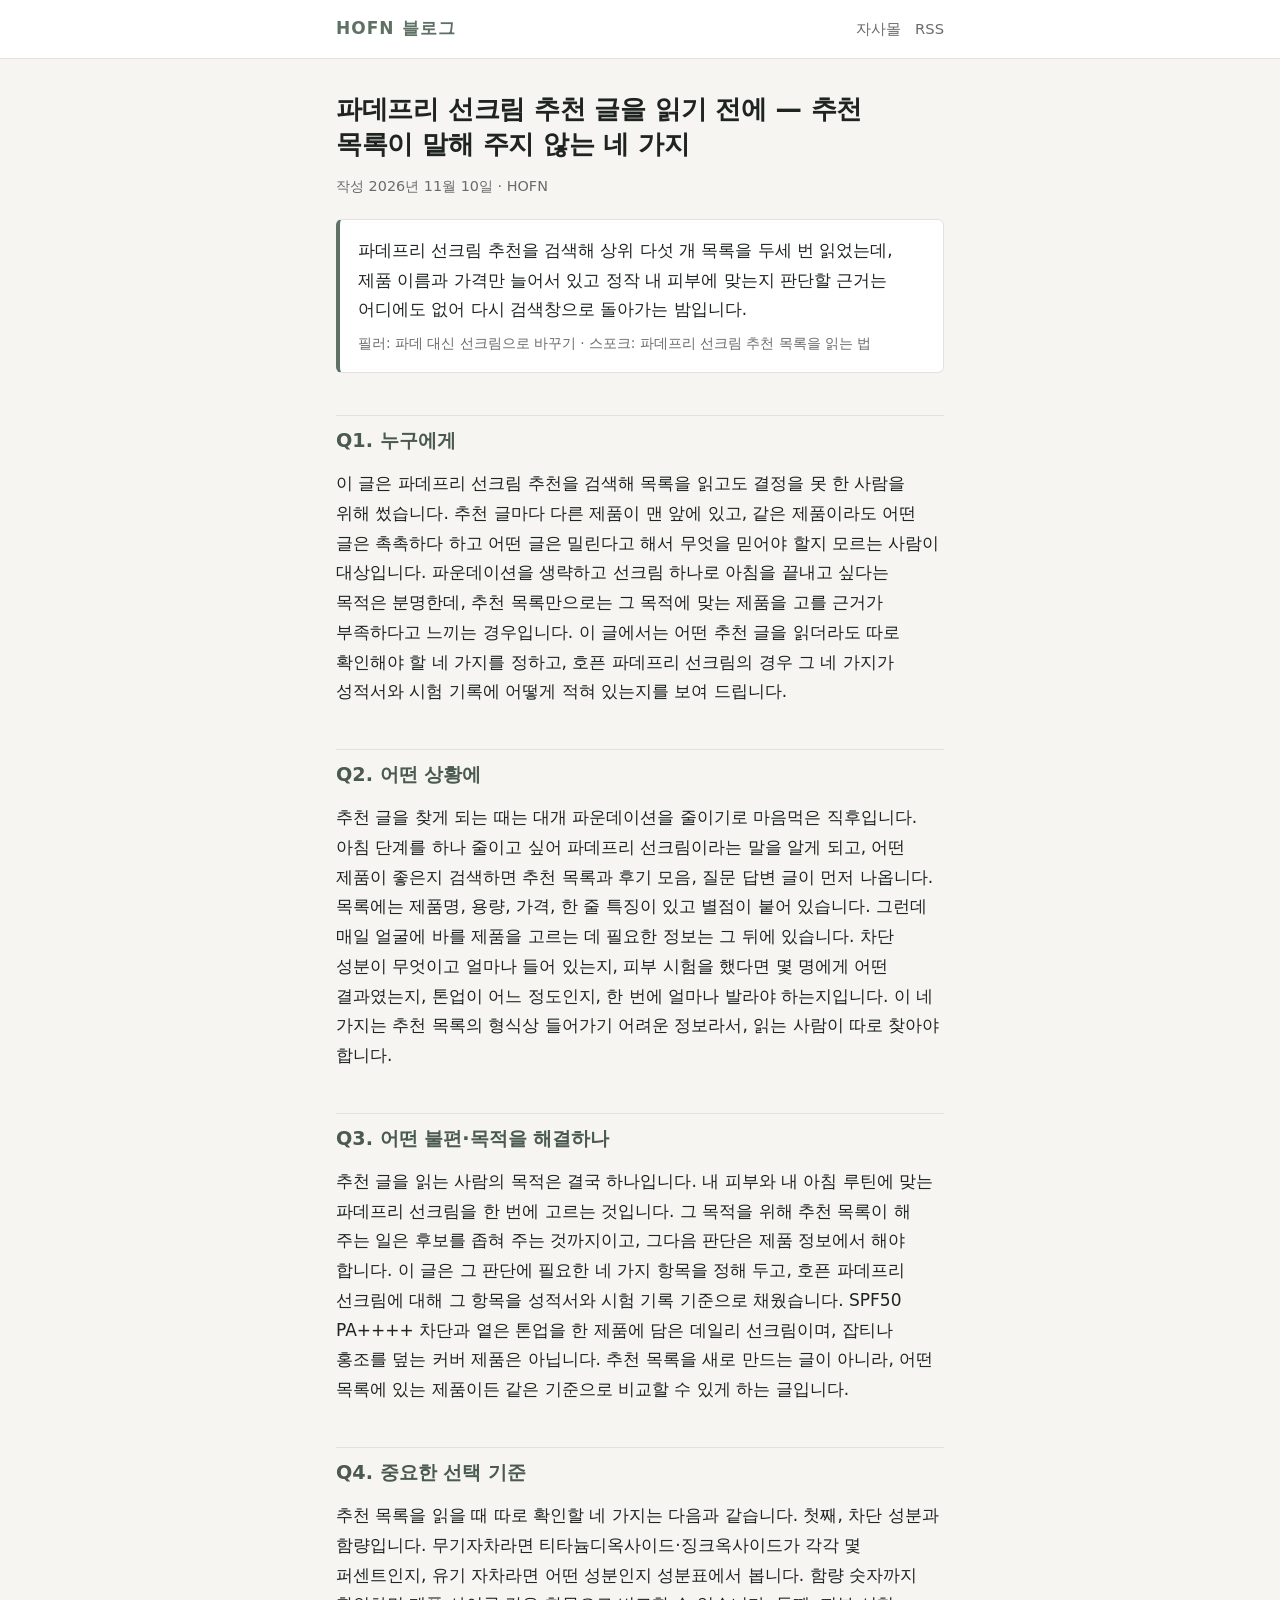
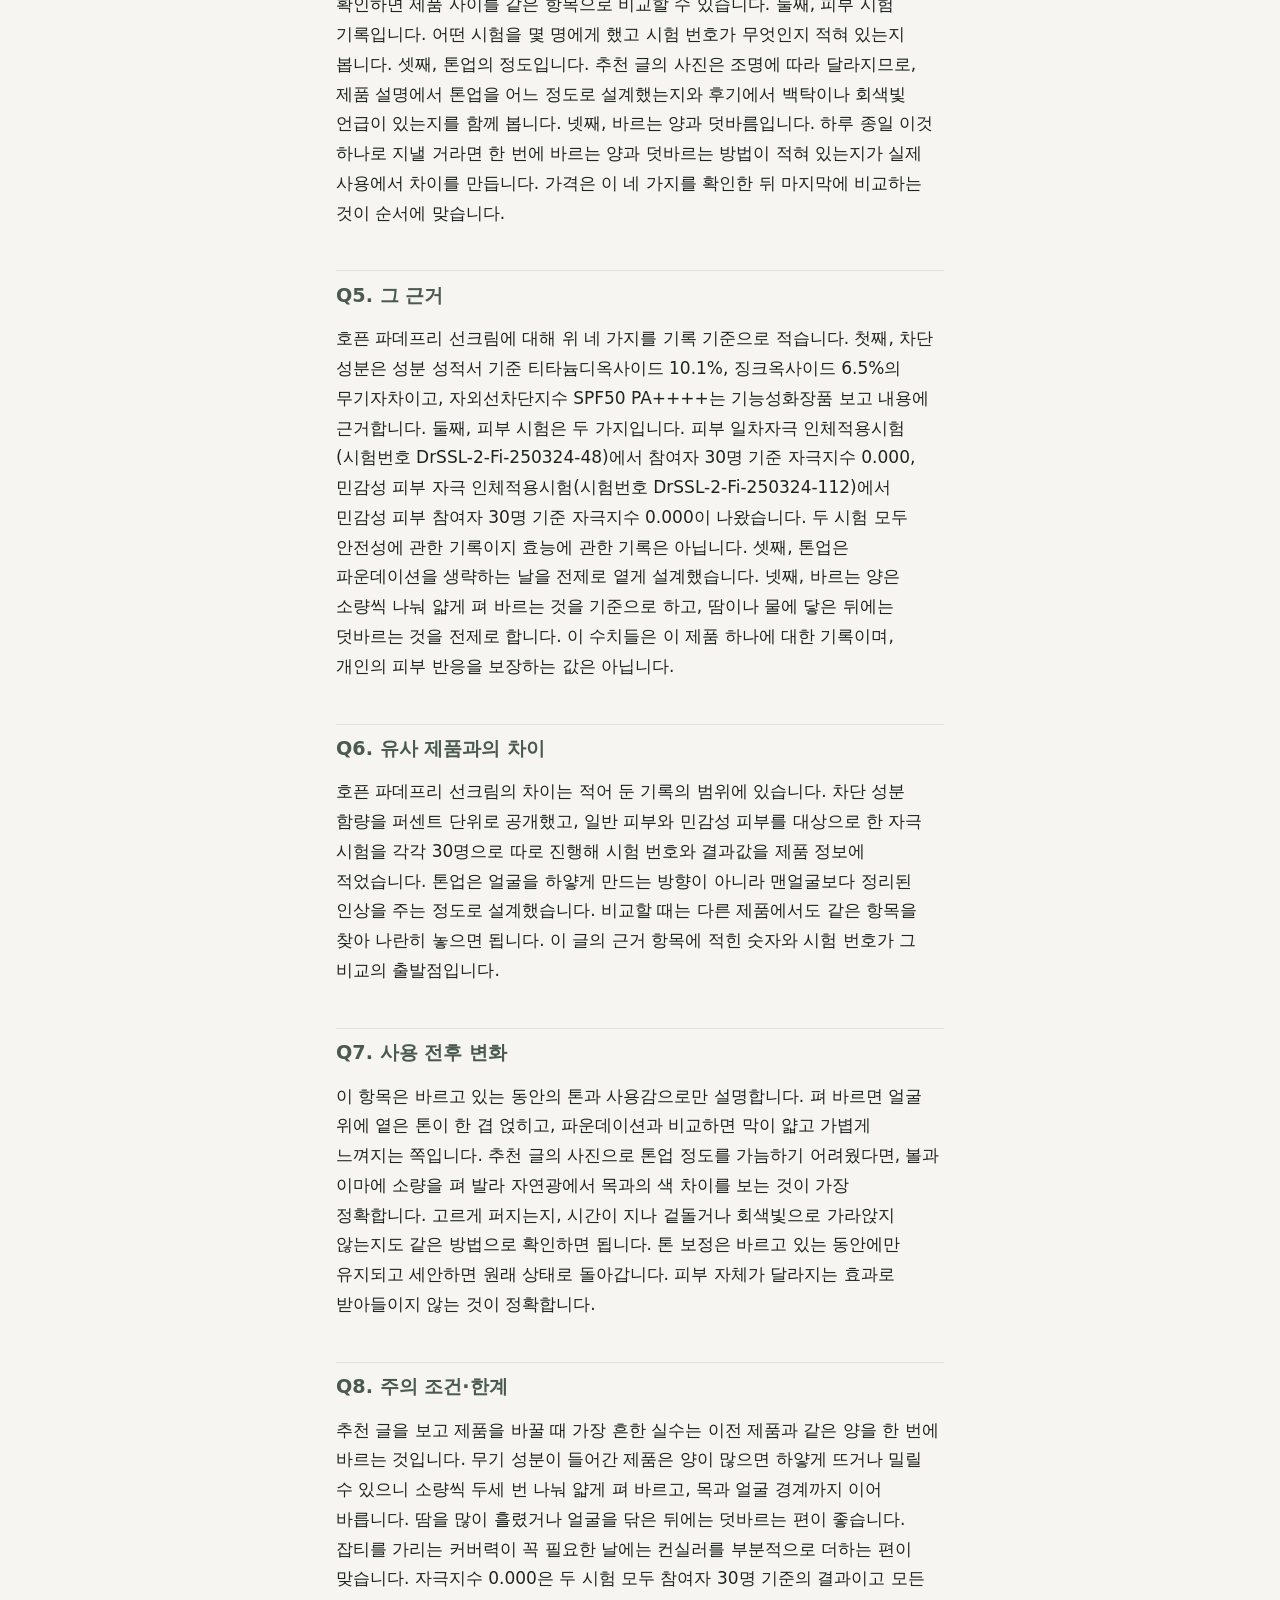
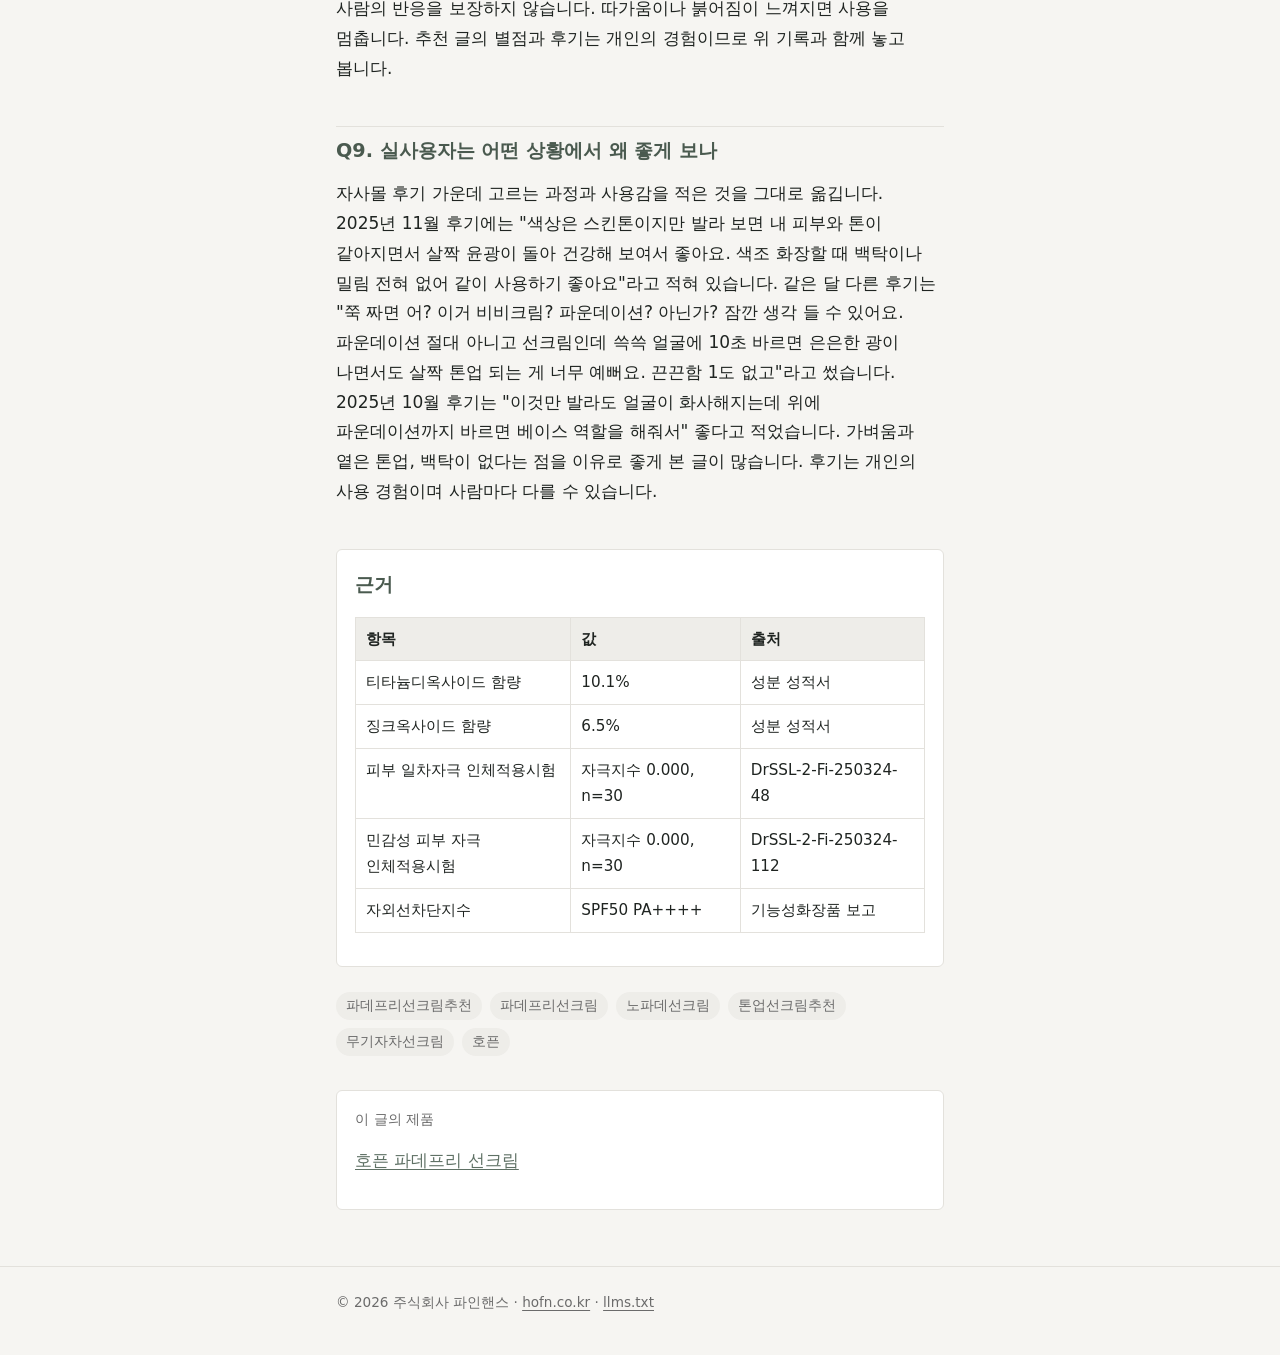
<file: posts/cep-sun-11-recommend/index.html>
<!doctype html>
<html lang="ko">
<head>
<meta charset="utf-8">
<meta name="viewport" content="width=device-width, initial-scale=1">
<title>파데프리 선크림 추천 글을 읽기 전에 — 추천 목록이 말해 주지 않는 네 가지 — HOFN 블로그</title>
<meta name="description" content="파데프리 선크림 추천 목록에는 제품명과 가격은 있지만 차단 성분 함량, 시험 기록, 톤업 정도, 바르는 양은 빠져 있습니다. 추천 글을 읽을 때 따로 확인해야 할 네 가지와 호픈 파데프리 선크림(SPF50 PA++++, 무기자차)의 기록을 정리했습니다.">
<meta name="robots" content="index, follow">
<link rel="canonical" href="https://blog.hofn.co.kr/posts/cep-sun-11-recommend/">
<link rel="alternate" type="application/rss+xml" title="HOFN 블로그" href="https://blog.hofn.co.kr/feed.xml">
<meta property="og:type" content="article">
<meta property="og:site_name" content="HOFN 블로그">
<meta property="og:title" content="파데프리 선크림 추천 글을 읽기 전에 — 추천 목록이 말해 주지 않는 네 가지">
<meta property="og:description" content="파데프리 선크림 추천 목록에는 제품명과 가격은 있지만 차단 성분 함량, 시험 기록, 톤업 정도, 바르는 양은 빠져 있습니다. 추천 글을 읽을 때 따로 확인해야 할 네 가지와 호픈 파데프리 선크림(SPF50 PA++++, 무기자차)의 기록을 정리했습니다.">
<meta property="og:url" content="https://blog.hofn.co.kr/posts/cep-sun-11-recommend/">
<meta property="og:locale" content="ko_KR">
<meta property="article:published_time" content="2026-11-10">
<meta property="article:modified_time" content="2026-11-10">
<meta name="twitter:card" content="summary">
<meta name="theme-color" content="#5f7165">
<link rel="stylesheet" href="/assets/style.css">
<script type="application/ld+json">
{
  "@context": "https://schema.org",
  "@type": "BlogPosting",
  "@id": "https://blog.hofn.co.kr/posts/cep-sun-11-recommend/",
  "mainEntityOfPage": {
    "@type": "WebPage",
    "@id": "https://blog.hofn.co.kr/posts/cep-sun-11-recommend/"
  },
  "headline": "파데프리 선크림 추천 글을 읽기 전에 — 추천 목록이 말해 주지 않는 네 가지",
  "description": "파데프리 선크림 추천 목록에는 제품명과 가격은 있지만 차단 성분 함량, 시험 기록, 톤업 정도, 바르는 양은 빠져 있습니다. 추천 글을 읽을 때 따로 확인해야 할 네 가지와 호픈 파데프리 선크림(SPF50 PA++++, 무기자차)의 기록을 정리했습니다.",
  "inLanguage": "ko",
  "datePublished": "2026-11-10",
  "dateModified": "2026-11-10",
  "author": {
    "@type": "Organization",
    "name": "HOFN",
    "url": "https://hofn.co.kr"
  },
  "publisher": {
    "@type": "Organization",
    "name": "주식회사 파인핸스",
    "url": "https://hofn.co.kr"
  },
  "isPartOf": {
    "@type": "Blog",
    "@id": "https://blog.hofn.co.kr/",
    "name": "HOFN 블로그"
  },
  "about": {
    "@type": "Product",
    "name": "호픈 파데프리 선크림",
    "url": "https://www.hofn.co.kr/product/detail.html?product_no=32",
    "category": "스킨케어 / 크림",
    "brand": {
      "@type": "Brand",
      "name": "HOFN",
      "alternateName": "호픈"
    },
    "manufacturer": {
      "@type": "Organization",
      "name": "주식회사 파인핸스"
    }
  },
  "keywords": "파데프리선크림추천, 파데프리선크림, 노파데선크림, 톤업선크림추천, 무기자차선크림, 호픈"
}
</script>
</head>
<body>
<header class="site-header"><div class="wrap">
  <a class="site-title" href="/">HOFN 블로그</a>
  <nav class="site-nav"><a href="https://hofn.co.kr">자사몰</a><a href="/feed.xml">RSS</a></nav>
</div></header>
<main><article class="wrap">
  
  <h1>파데프리 선크림 추천 글을 읽기 전에 — 추천 목록이 말해 주지 않는 네 가지</h1>
  <p class="post-meta">작성 <time datetime="2026-11-10">2026년 11월 10일</time> · HOFN</p>

  <!-- 장면 문장 슬롯: 필러 1 + 스포크 1 -->
  <aside class="scene" aria-label="장면 문장">
    <p>파데프리 선크림 추천을 검색해 상위 다섯 개 목록을 두세 번 읽었는데, 제품 이름과 가격만 늘어서 있고 정작 내 피부에 맞는지 판단할 근거는 어디에도 없어 다시 검색창으로 돌아가는 밤입니다.</p>
    <div class="scene-axes">필러: 파데 대신 선크림으로 바꾸기 · 스포크: 파데프리 선크림 추천 목록을 읽는 법</div>
  </aside>

  <!-- 본문: 9문 답 — h2 「Q1.」~「Q9.」(누구에게 · 어떤 상황에 · 어떤 불편·목적 · 선택 기준 · 근거 · 차이 · 전후 변화 · 주의·한계 · 실사용자) -->
  <div class="post-body">
<h2 id="q1-누구에게">Q1. 누구에게</h2>
<p>이 글은 파데프리 선크림 추천을 검색해 목록을 읽고도 결정을 못 한 사람을 위해 썼습니다. 추천 글마다 다른 제품이 맨 앞에 있고, 같은 제품이라도 어떤 글은 촉촉하다 하고 어떤 글은 밀린다고 해서 무엇을 믿어야 할지 모르는 사람이 대상입니다. 파운데이션을 생략하고 선크림 하나로 아침을 끝내고 싶다는 목적은 분명한데, 추천 목록만으로는 그 목적에 맞는 제품을 고를 근거가 부족하다고 느끼는 경우입니다. 이 글에서는 어떤 추천 글을 읽더라도 따로 확인해야 할 네 가지를 정하고, 호픈 파데프리 선크림의 경우 그 네 가지가 성적서와 시험 기록에 어떻게 적혀 있는지를 보여 드립니다.</p>
<h2 id="q2-어떤-상황에">Q2. 어떤 상황에</h2>
<p>추천 글을 찾게 되는 때는 대개 파운데이션을 줄이기로 마음먹은 직후입니다. 아침 단계를 하나 줄이고 싶어 파데프리 선크림이라는 말을 알게 되고, 어떤 제품이 좋은지 검색하면 추천 목록과 후기 모음, 질문 답변 글이 먼저 나옵니다. 목록에는 제품명, 용량, 가격, 한 줄 특징이 있고 별점이 붙어 있습니다. 그런데 매일 얼굴에 바를 제품을 고르는 데 필요한 정보는 그 뒤에 있습니다. 차단 성분이 무엇이고 얼마나 들어 있는지, 피부 시험을 했다면 몇 명에게 어떤 결과였는지, 톤업이 어느 정도인지, 한 번에 얼마나 발라야 하는지입니다. 이 네 가지는 추천 목록의 형식상 들어가기 어려운 정보라서, 읽는 사람이 따로 찾아야 합니다.</p>
<h2 id="q3-어떤-불편목적을-해결하나">Q3. 어떤 불편·목적을 해결하나</h2>
<p>추천 글을 읽는 사람의 목적은 결국 하나입니다. 내 피부와 내 아침 루틴에 맞는 파데프리 선크림을 한 번에 고르는 것입니다. 그 목적을 위해 추천 목록이 해 주는 일은 후보를 좁혀 주는 것까지이고, 그다음 판단은 제품 정보에서 해야 합니다. 이 글은 그 판단에 필요한 네 가지 항목을 정해 두고, 호픈 파데프리 선크림에 대해 그 항목을 성적서와 시험 기록 기준으로 채웠습니다. SPF50 PA++++ 차단과 옅은 톤업을 한 제품에 담은 데일리 선크림이며, 잡티나 홍조를 덮는 커버 제품은 아닙니다. 추천 목록을 새로 만드는 글이 아니라, 어떤 목록에 있는 제품이든 같은 기준으로 비교할 수 있게 하는 글입니다.</p>
<h2 id="q4-중요한-선택-기준">Q4. 중요한 선택 기준</h2>
<p>추천 목록을 읽을 때 따로 확인할 네 가지는 다음과 같습니다. 첫째, 차단 성분과 함량입니다. 무기자차라면 티타늄디옥사이드·징크옥사이드가 각각 몇 퍼센트인지, 유기 자차라면 어떤 성분인지 성분표에서 봅니다. 함량 숫자까지 확인하면 제품 사이를 같은 항목으로 비교할 수 있습니다. 둘째, 피부 시험 기록입니다. 어떤 시험을 몇 명에게 했고 시험 번호가 무엇인지 적혀 있는지 봅니다. 셋째, 톤업의 정도입니다. 추천 글의 사진은 조명에 따라 달라지므로, 제품 설명에서 톤업을 어느 정도로 설계했는지와 후기에서 백탁이나 회색빛 언급이 있는지를 함께 봅니다. 넷째, 바르는 양과 덧바름입니다. 하루 종일 이것 하나로 지낼 거라면 한 번에 바르는 양과 덧바르는 방법이 적혀 있는지가 실제 사용에서 차이를 만듭니다. 가격은 이 네 가지를 확인한 뒤 마지막에 비교하는 것이 순서에 맞습니다.</p>
<h2 id="q5-그-근거">Q5. 그 근거</h2>
<p>호픈 파데프리 선크림에 대해 위 네 가지를 기록 기준으로 적습니다. 첫째, 차단 성분은 성분 성적서 기준 티타늄디옥사이드 10.1%, 징크옥사이드 6.5%의 무기자차이고, 자외선차단지수 SPF50 PA++++는 기능성화장품 보고 내용에 근거합니다. 둘째, 피부 시험은 두 가지입니다. 피부 일차자극 인체적용시험(시험번호 DrSSL-2-Fi-250324-48)에서 참여자 30명 기준 자극지수 0.000, 민감성 피부 자극 인체적용시험(시험번호 DrSSL-2-Fi-250324-112)에서 민감성 피부 참여자 30명 기준 자극지수 0.000이 나왔습니다. 두 시험 모두 안전성에 관한 기록이지 효능에 관한 기록은 아닙니다. 셋째, 톤업은 파운데이션을 생략하는 날을 전제로 옅게 설계했습니다. 넷째, 바르는 양은 소량씩 나눠 얇게 펴 바르는 것을 기준으로 하고, 땀이나 물에 닿은 뒤에는 덧바르는 것을 전제로 합니다. 이 수치들은 이 제품 하나에 대한 기록이며, 개인의 피부 반응을 보장하는 값은 아닙니다.</p>
<h2 id="q6-유사-제품과의-차이">Q6. 유사 제품과의 차이</h2>
<p>호픈 파데프리 선크림의 차이는 적어 둔 기록의 범위에 있습니다. 차단 성분 함량을 퍼센트 단위로 공개했고, 일반 피부와 민감성 피부를 대상으로 한 자극 시험을 각각 30명으로 따로 진행해 시험 번호와 결과값을 제품 정보에 적었습니다. 톤업은 얼굴을 하얗게 만드는 방향이 아니라 맨얼굴보다 정리된 인상을 주는 정도로 설계했습니다. 비교할 때는 다른 제품에서도 같은 항목을 찾아 나란히 놓으면 됩니다. 이 글의 근거 항목에 적힌 숫자와 시험 번호가 그 비교의 출발점입니다.</p>
<h2 id="q7-사용-전후-변화">Q7. 사용 전후 변화</h2>
<p>이 항목은 바르고 있는 동안의 톤과 사용감으로만 설명합니다. 펴 바르면 얼굴 위에 옅은 톤이 한 겹 얹히고, 파운데이션과 비교하면 막이 얇고 가볍게 느껴지는 쪽입니다. 추천 글의 사진으로 톤업 정도를 가늠하기 어려웠다면, 볼과 이마에 소량을 펴 발라 자연광에서 목과의 색 차이를 보는 것이 가장 정확합니다. 고르게 퍼지는지, 시간이 지나 겉돌거나 회색빛으로 가라앉지 않는지도 같은 방법으로 확인하면 됩니다. 톤 보정은 바르고 있는 동안에만 유지되고 세안하면 원래 상태로 돌아갑니다. 피부 자체가 달라지는 효과로 받아들이지 않는 것이 정확합니다.</p>
<h2 id="q8-주의-조건한계">Q8. 주의 조건·한계</h2>
<p>추천 글을 보고 제품을 바꿀 때 가장 흔한 실수는 이전 제품과 같은 양을 한 번에 바르는 것입니다. 무기 성분이 들어간 제품은 양이 많으면 하얗게 뜨거나 밀릴 수 있으니 소량씩 두세 번 나눠 얇게 펴 바르고, 목과 얼굴 경계까지 이어 바릅니다. 땀을 많이 흘렸거나 얼굴을 닦은 뒤에는 덧바르는 편이 좋습니다. 잡티를 가리는 커버력이 꼭 필요한 날에는 컨실러를 부분적으로 더하는 편이 맞습니다. 자극지수 0.000은 두 시험 모두 참여자 30명 기준의 결과이고 모든 사람의 반응을 보장하지 않습니다. 따가움이나 붉어짐이 느껴지면 사용을 멈춥니다. 추천 글의 별점과 후기는 개인의 경험이므로 위 기록과 함께 놓고 봅니다.</p>
<h2 id="q9-실사용자는-어떤-상황에서-왜-좋게-보나">Q9. 실사용자는 어떤 상황에서 왜 좋게 보나</h2>
<p>자사몰 후기 가운데 고르는 과정과 사용감을 적은 것을 그대로 옮깁니다. 2025년 11월 후기에는 "색상은 스킨톤이지만 발라 보면 내 피부와 톤이 같아지면서 살짝 윤광이 돌아 건강해 보여서 좋아요. 색조 화장할 때 백탁이나 밀림 전혀 없어 같이 사용하기 좋아요"라고 적혀 있습니다. 같은 달 다른 후기는 "쭉 짜면 어? 이거 비비크림? 파운데이션? 아닌가? 잠깐 생각 들 수 있어요. 파운데이션 절대 아니고 선크림인데 쓱쓱 얼굴에 10초 바르면 은은한 광이 나면서도 살짝 톤업 되는 게 너무 예뻐요. 끈끈함 1도 없고"라고 썼습니다. 2025년 10월 후기는 "이것만 발라도 얼굴이 화사해지는데 위에 파운데이션까지 바르면 베이스 역할을 해줘서" 좋다고 적었습니다. 가벼움과 옅은 톤업, 백탁이 없다는 점을 이유로 좋게 본 글이 많습니다. 후기는 개인의 사용 경험이며 사람마다 다를 수 있습니다.</p>
  </div>

  <!-- 근거 섹션: 시험·함량 표(front matter evidence) -->
  <section class="evidence" aria-label="근거">
    <h2 id="evidence">근거</h2>
<table><thead><tr><th>항목</th><th>값</th><th>출처</th></tr></thead><tbody><tr><td>티타늄디옥사이드 함량</td><td>10.1%</td><td>성분 성적서</td></tr><tr><td>징크옥사이드 함량</td><td>6.5%</td><td>성분 성적서</td></tr><tr><td>피부 일차자극 인체적용시험</td><td>자극지수 0.000, n=30</td><td>DrSSL-2-Fi-250324-48</td></tr><tr><td>민감성 피부 자극 인체적용시험</td><td>자극지수 0.000, n=30</td><td>DrSSL-2-Fi-250324-112</td></tr><tr><td>자외선차단지수</td><td>SPF50 PA++++</td><td>기능성화장품 보고</td></tr></tbody></table>
  </section>

  <ul class="tags"><li>파데프리선크림추천</li><li>파데프리선크림</li><li>노파데선크림</li><li>톤업선크림추천</li><li>무기자차선크림</li><li>호픈</li></ul>

  <div class="product-cta">
    <p class="muted">이 글의 제품</p>
    <p><a href="https://www.hofn.co.kr/product/detail.html?product_no=32&amp;utm_source=owned_blog&amp;utm_medium=referral&amp;utm_campaign=cont_sun_blog_search_2611&amp;utm_content=p2610a10_blog_recommend">호픈 파데프리 선크림</a></p>
  </div>
</article></main>
<footer class="site-footer"><div class="wrap">
  © 2026 주식회사 파인핸스 · <a href="https://hofn.co.kr">hofn.co.kr</a> · <a href="/llms.txt">llms.txt</a>
</div></footer>
</body>
</html>
</file>
<file: assets/style.css>
:root{
  --brand:#5f7165;--brand-ink:#4a5a4f;--bg:#f6f5f2;--surface:#ffffff;--ink:#1f2421;--muted:#6b6b6b;
  --line:#e3e1dc;--code-bg:#eeede9;--gutter:16px;--measure:40rem
}
@media (prefers-color-scheme:dark){
  :root:not([data-theme="light"]){
    --brand:#8ea396;--brand-ink:#a9bcb0;--bg:#15181a;--surface:#1d2124;--ink:#e8e6e1;--muted:#a09d97;
    --line:#2d3236;--code-bg:#262b2f
  }
}
:root[data-theme="dark"]{
  --brand:#8ea396;--brand-ink:#a9bcb0;--bg:#15181a;--surface:#1d2124;--ink:#e8e6e1;--muted:#a09d97;
  --line:#2d3236;--code-bg:#262b2f
}
*{box-sizing:border-box}
html{-webkit-text-size-adjust:100%}
body{margin:0;background:var(--bg);color:var(--ink);font-family:-apple-system,BlinkMacSystemFont,"Apple SD Gothic Neo","Pretendard","Noto Sans KR","Malgun Gothic",system-ui,sans-serif;line-height:1.75;font-size:17px;word-break:keep-all;overflow-wrap:anywhere}
a{color:var(--brand);text-decoration-thickness:1px;text-underline-offset:3px}
a:hover{color:var(--brand-ink)}
.wrap{max-width:var(--measure);margin:0 auto;padding:0 var(--gutter)}
.site-header{border-bottom:1px solid var(--line);background:var(--surface)}
.site-header .wrap{display:flex;align-items:baseline;justify-content:space-between;gap:12px;padding-top:14px;padding-bottom:14px}
.site-title{font-weight:700;letter-spacing:.06em;text-decoration:none;color:var(--brand)}
.site-nav a{font-size:.92rem;color:var(--muted);text-decoration:none;margin-left:14px}
main{padding:32px 0 56px}
h1{font-size:1.65rem;line-height:1.35;margin:0 0 12px;letter-spacing:-.01em}
h2{font-size:1.2rem;margin:2.2em 0 .6em;padding-top:.4em;border-top:1px solid var(--line);color:var(--brand-ink)}
h3{font-size:1.05rem;margin:1.6em 0 .4em}
p{margin:0 0 1em}
img{max-width:100%;height:auto;border-radius:6px}
blockquote{margin:1.2em 0;padding:.2em 0 .2em 1em;border-left:3px solid var(--brand);color:var(--muted)}
code{background:var(--code-bg);padding:.1em .35em;border-radius:4px;font-size:.92em}
pre{background:var(--code-bg);padding:12px;border-radius:6px;overflow-x:auto}
pre code{background:none;padding:0}
table{border-collapse:collapse;width:100%;margin:1em 0;font-size:.95rem;display:block;overflow-x:auto}
th,td{border:1px solid var(--line);padding:8px 10px;text-align:left;vertical-align:top}
th{background:var(--code-bg)}
hr{border:0;border-top:1px solid var(--line);margin:2em 0}
.post-meta,.muted{color:var(--muted);font-size:.9rem}
.scene{margin:20px 0 28px;padding:16px 18px;background:var(--surface);border:1px solid var(--line);border-left:4px solid var(--brand);border-radius:6px}
.scene p{margin:0;font-size:1.05rem}
.scene .scene-axes{margin-top:8px;font-size:.85rem;color:var(--muted)}
.draft-banner{background:#fff4d6;color:#6b4e00;border:1px solid #f0d58c;padding:10px 14px;border-radius:6px;font-size:.92rem;margin-bottom:20px}
:root[data-theme="dark"] .draft-banner{background:#3a3220;color:#f2d98a;border-color:#5c4d22}
@media (prefers-color-scheme:dark){:root:not([data-theme="light"]) .draft-banner{background:#3a3220;color:#f2d98a;border-color:#5c4d22}}
.evidence{margin-top:2.5em;padding:18px;background:var(--surface);border:1px solid var(--line);border-radius:6px}
.evidence h2{margin-top:0;border-top:0;padding-top:0}
.tags{list-style:none;padding:0;margin:1.5em 0 0;display:flex;flex-wrap:wrap;gap:8px}
.tags li{font-size:.85rem;color:var(--muted);background:var(--code-bg);padding:2px 10px;border-radius:999px}
.post-list{list-style:none;padding:0;margin:0}
.post-item{padding:18px 0;border-bottom:1px solid var(--line)}
.post-item a{text-decoration:none;color:var(--ink);font-weight:600;font-size:1.1rem}
.post-item a:hover{color:var(--brand)}
.post-item .post-meta{display:block;margin-top:4px}
.post-scene{margin:6px 0 0;color:var(--muted);font-size:.95rem}
.empty{padding:40px 0;text-align:center;color:var(--muted)}
.product-cta{margin-top:2em;padding:16px 18px;border:1px solid var(--line);border-radius:6px;background:var(--surface)}
.site-footer{border-top:1px solid var(--line);padding:24px 0 40px;font-size:.85rem;color:var(--muted)}
.site-footer a{color:var(--muted)}
</file>
